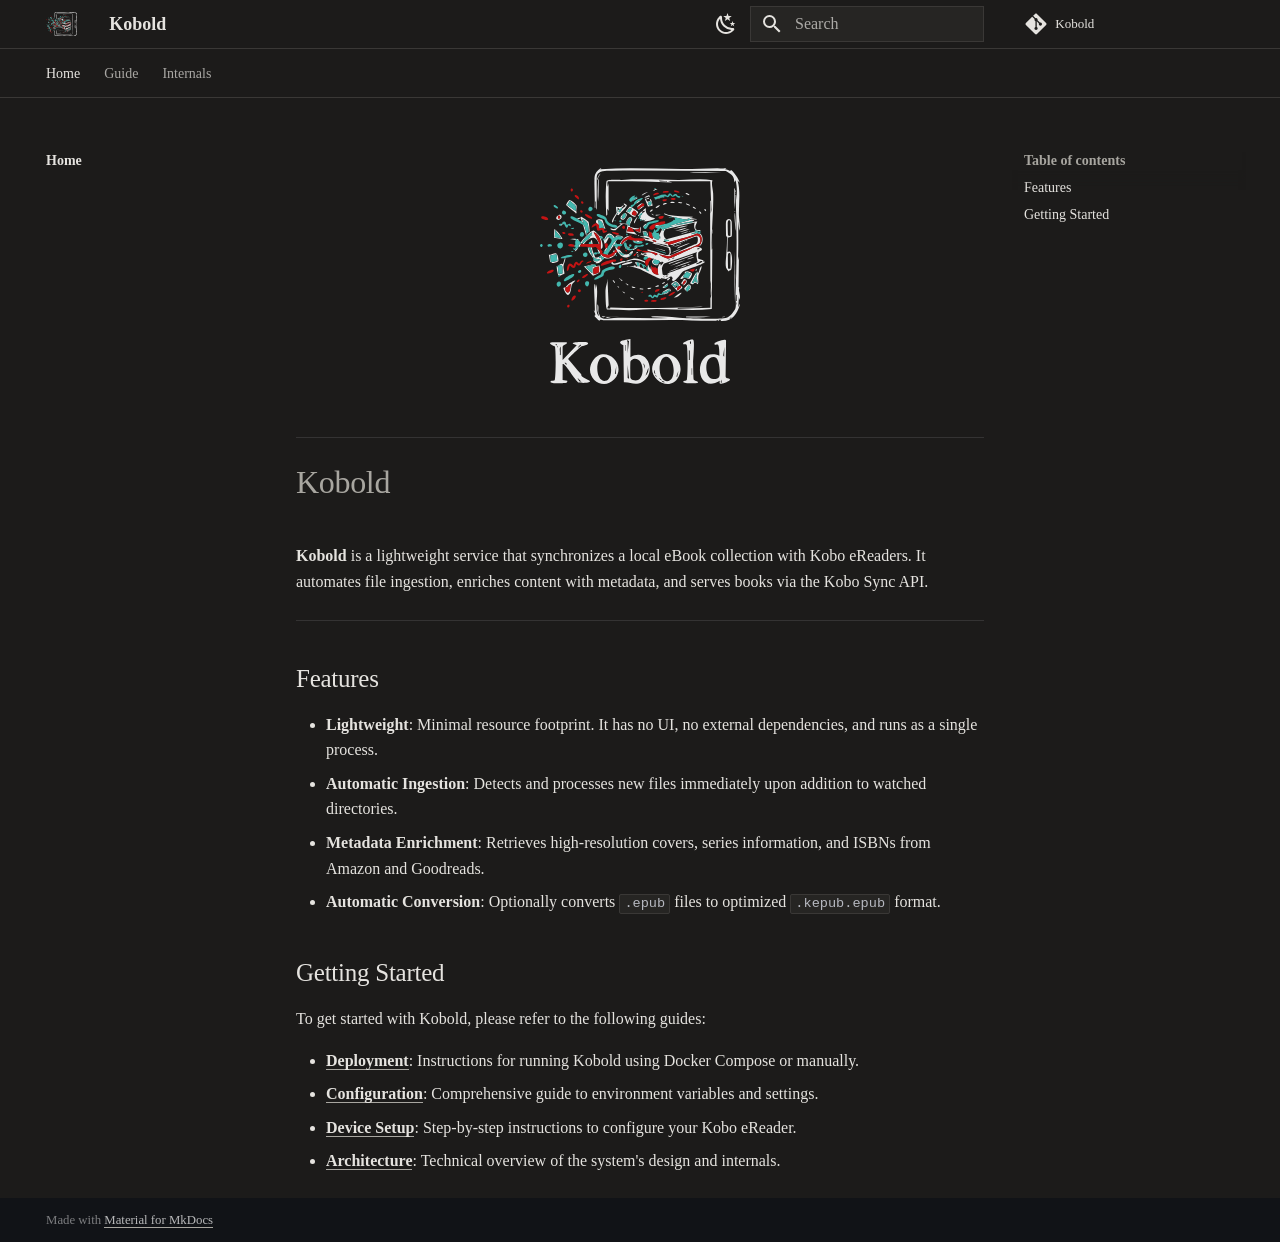
<file: index.html>
<!doctype html>
<html lang="en" class="no-js">
  <head>
    
      <meta charset="utf-8">
      <meta name="viewport" content="width=device-width,initial-scale=1">
      
        <meta name="description" content="Headless Kobo library synchronization daemon.">
      
      
      
        <link rel="canonical" href="https://niy.github.io/kobold/">
      
      
      
        <link rel="next" href="deployment/">
      
      
        
      
      
      <link rel="icon" href="assets/kobold_logo.svg">
      <meta name="generator" content="mkdocs-1.6.1, mkdocs-material-9.7.1">
    
    
      
        <title>Kobold</title>
      
    
    
      <link rel="stylesheet" href="assets/stylesheets/main.484c7ddc.min.css">
      
        
        <link rel="stylesheet" href="assets/stylesheets/palette.ab4e12ef.min.css">
      
      


    
    
      
    
    
      
        
        
        <link rel="preconnect" href="https://fonts.gstatic.com" crossorigin>
        <link rel="stylesheet" href="https://fonts.googleapis.com/css?family=Roboto:300,300i,400,400i,700,700i%7CRoboto+Mono:400,400i,700,700i&display=fallback">
        <style>:root{--md-text-font:"Roboto";--md-code-font:"Roboto Mono"}</style>
      
    
    
      <link rel="stylesheet" href="stylesheets/extra.css">
    
    <script>__md_scope=new URL(".",location),__md_hash=e=>[...e].reduce(((e,_)=>(e<<5)-e+_.charCodeAt(0)),0),__md_get=(e,_=localStorage,t=__md_scope)=>JSON.parse(_.getItem(t.pathname+"."+e)),__md_set=(e,_,t=localStorage,a=__md_scope)=>{try{t.setItem(a.pathname+"."+e,JSON.stringify(_))}catch(e){}}</script>
    
      

    
    
  </head>
  
  
    
    
      
    
    
    
    
    <body dir="ltr" data-md-color-scheme="slate" data-md-color-primary="custom" data-md-color-accent="custom">
  
    
    <input class="md-toggle" data-md-toggle="drawer" type="checkbox" id="__drawer" autocomplete="off">
    <input class="md-toggle" data-md-toggle="search" type="checkbox" id="__search" autocomplete="off">
    <label class="md-overlay" for="__drawer"></label>
    <div data-md-component="skip">
      
        
        <a href="#kobold" class="md-skip">
          Skip to content
        </a>
      
    </div>
    <div data-md-component="announce">
      
    </div>
    
    
      

<header class="md-header" data-md-component="header">
  <nav class="md-header__inner md-grid" aria-label="Header">
    <a href="." title="Kobold" class="md-header__button md-logo" aria-label="Kobold" data-md-component="logo">
      
  <img src="assets/kobold_logo.svg" alt="logo">

    </a>
    <label class="md-header__button md-icon" for="__drawer">
      
      <svg xmlns="http://www.w3.org/2000/svg" viewBox="0 0 24 24"><path d="M3 6h18v2H3zm0 5h18v2H3zm0 5h18v2H3z"/></svg>
    </label>
    <div class="md-header__title" data-md-component="header-title">
      <div class="md-header__ellipsis">
        <div class="md-header__topic">
          <span class="md-ellipsis">
            Kobold
          </span>
        </div>
        <div class="md-header__topic" data-md-component="header-topic">
          <span class="md-ellipsis">
            
              Home
            
          </span>
        </div>
      </div>
    </div>
    
      
        <form class="md-header__option" data-md-component="palette">
  
    
    
    
    <input class="md-option" data-md-color-media="" data-md-color-scheme="slate" data-md-color-primary="custom" data-md-color-accent="custom"  aria-label="Switch to light mode"  type="radio" name="__palette" id="__palette_0">
    
      <label class="md-header__button md-icon" title="Switch to light mode" for="__palette_1" hidden>
        <svg xmlns="http://www.w3.org/2000/svg" viewBox="0 0 24 24"><path d="m17.75 4.09-2.53 1.94.91 3.06-2.63-1.81-2.63 1.81.91-3.06-2.53-1.94L12.44 4l1.06-3 1.06 3zm3.5 6.91-1.64 1.25.59 1.98-1.7-1.17-1.7 1.17.59-1.98L15.75 11l2.06-.05L18.5 9l.69 1.95zm-2.28 4.95c.83-.08 1.72 1.1 1.19 1.85-.32.45-.66.87-1.08 1.27C15.17 23 8.84 23 4.94 19.07c-3.91-3.9-3.91-10.24 0-14.14.4-.4.82-.76 1.27-1.08.75-.53 1.93.36 1.85 1.19-.27 2.86.69 5.83 2.89 8.02a9.96 9.96 0 0 0 8.02 2.89m-1.64 2.02a12.08 12.08 0 0 1-7.8-3.47c-2.17-2.19-3.33-5-3.49-7.82-2.81 3.14-2.7 7.96.31 10.98 3.02 3.01 7.84 3.12 10.98.31"/></svg>
      </label>
    
  
    
    
    
    <input class="md-option" data-md-color-media="" data-md-color-scheme="default" data-md-color-primary="custom" data-md-color-accent="custom"  aria-label="Switch to dark mode"  type="radio" name="__palette" id="__palette_1">
    
      <label class="md-header__button md-icon" title="Switch to dark mode" for="__palette_0" hidden>
        <svg xmlns="http://www.w3.org/2000/svg" viewBox="0 0 24 24"><path d="M12 7a5 5 0 0 1 5 5 5 5 0 0 1-5 5 5 5 0 0 1-5-5 5 5 0 0 1 5-5m0 2a3 3 0 0 0-3 3 3 3 0 0 0 3 3 3 3 0 0 0 3-3 3 3 0 0 0-3-3m0-7 2.39 3.42C13.65 5.15 12.84 5 12 5s-1.65.15-2.39.42zM3.34 7l4.16-.35A7.2 7.2 0 0 0 5.94 8.5c-.44.74-.69 1.5-.83 2.29zm.02 10 1.76-3.77a7.131 7.131 0 0 0 2.38 4.14zM20.65 7l-1.77 3.79a7.02 7.02 0 0 0-2.38-4.15zm-.01 10-4.14.36c.59-.51 1.12-1.14 1.54-1.86.42-.73.69-1.5.83-2.29zM12 22l-2.41-3.44c.74.27 1.55.44 2.41.44.82 0 1.63-.17 2.37-.44z"/></svg>
      </label>
    
  
</form>
      
    
    
      <script>var palette=__md_get("__palette");if(palette&&palette.color){if("(prefers-color-scheme)"===palette.color.media){var media=matchMedia("(prefers-color-scheme: light)"),input=document.querySelector(media.matches?"[data-md-color-media='(prefers-color-scheme: light)']":"[data-md-color-media='(prefers-color-scheme: dark)']");palette.color.media=input.getAttribute("data-md-color-media"),palette.color.scheme=input.getAttribute("data-md-color-scheme"),palette.color.primary=input.getAttribute("data-md-color-primary"),palette.color.accent=input.getAttribute("data-md-color-accent")}for(var[key,value]of Object.entries(palette.color))document.body.setAttribute("data-md-color-"+key,value)}</script>
    
    
    
      
      
        <label class="md-header__button md-icon" for="__search">
          
          <svg xmlns="http://www.w3.org/2000/svg" viewBox="0 0 24 24"><path d="M9.5 3A6.5 6.5 0 0 1 16 9.5c0 1.61-.59 3.09-1.56 4.23l.27.27h.79l5 5-1.5 1.5-5-5v-.79l-.27-.27A6.52 6.52 0 0 1 9.5 16 6.5 6.5 0 0 1 3 9.5 6.5 6.5 0 0 1 9.5 3m0 2C7 5 5 7 5 9.5S7 14 9.5 14 14 12 14 9.5 12 5 9.5 5"/></svg>
        </label>
        <div class="md-search" data-md-component="search" role="dialog">
  <label class="md-search__overlay" for="__search"></label>
  <div class="md-search__inner" role="search">
    <form class="md-search__form" name="search">
      <input type="text" class="md-search__input" name="query" aria-label="Search" placeholder="Search" autocapitalize="off" autocorrect="off" autocomplete="off" spellcheck="false" data-md-component="search-query" required>
      <label class="md-search__icon md-icon" for="__search">
        
        <svg xmlns="http://www.w3.org/2000/svg" viewBox="0 0 24 24"><path d="M9.5 3A6.5 6.5 0 0 1 16 9.5c0 1.61-.59 3.09-1.56 4.23l.27.27h.79l5 5-1.5 1.5-5-5v-.79l-.27-.27A6.52 6.52 0 0 1 9.5 16 6.5 6.5 0 0 1 3 9.5 6.5 6.5 0 0 1 9.5 3m0 2C7 5 5 7 5 9.5S7 14 9.5 14 14 12 14 9.5 12 5 9.5 5"/></svg>
        
        <svg xmlns="http://www.w3.org/2000/svg" viewBox="0 0 24 24"><path d="M20 11v2H8l5.5 5.5-1.42 1.42L4.16 12l7.92-7.92L13.5 5.5 8 11z"/></svg>
      </label>
      <nav class="md-search__options" aria-label="Search">
        
        <button type="reset" class="md-search__icon md-icon" title="Clear" aria-label="Clear" tabindex="-1">
          
          <svg xmlns="http://www.w3.org/2000/svg" viewBox="0 0 24 24"><path d="M19 6.41 17.59 5 12 10.59 6.41 5 5 6.41 10.59 12 5 17.59 6.41 19 12 13.41 17.59 19 19 17.59 13.41 12z"/></svg>
        </button>
      </nav>
      
        <div class="md-search__suggest" data-md-component="search-suggest"></div>
      
    </form>
    <div class="md-search__output">
      <div class="md-search__scrollwrap" tabindex="0" data-md-scrollfix>
        <div class="md-search-result" data-md-component="search-result">
          <div class="md-search-result__meta">
            Initializing search
          </div>
          <ol class="md-search-result__list" role="presentation"></ol>
        </div>
      </div>
    </div>
  </div>
</div>
      
    
    
      <div class="md-header__source">
        <a href="https://github.com/niy/kobold" title="Go to repository" class="md-source" data-md-component="source">
  <div class="md-source__icon md-icon">
    
    <svg xmlns="http://www.w3.org/2000/svg" viewBox="0 0 448 512"><!--! Font Awesome Free 7.1.0 by @fontawesome - https://fontawesome.com License - https://fontawesome.com/license/free (Icons: CC BY 4.0, Fonts: SIL OFL 1.1, Code: MIT License) Copyright 2025 Fonticons, Inc.--><path d="M439.6 236.1 244 40.5c-5.4-5.5-12.8-8.5-20.4-8.5s-15 3-20.4 8.4L162.5 81l51.5 51.5c27.1-9.1 52.7 16.8 43.4 43.7l49.7 49.7c34.2-11.8 61.2 31 35.5 56.7-26.5 26.5-70.2-2.9-56-37.3L240.3 199v121.9c25.3 12.5 22.3 41.8 9.1 55-6.4 6.4-15.2 10.1-24.3 10.1s-17.8-3.6-24.3-10.1c-17.6-17.6-11.1-46.9 11.2-56v-123c-20.8-8.5-24.6-30.7-18.6-45L142.6 101 8.5 235.1C3 240.6 0 247.9 0 255.5s3 15 8.5 20.4l195.6 195.7c5.4 5.4 12.7 8.4 20.4 8.4s15-3 20.4-8.4l194.7-194.7c5.4-5.4 8.4-12.8 8.4-20.4s-3-15-8.4-20.4"/></svg>
  </div>
  <div class="md-source__repository">
    Kobold
  </div>
</a>
      </div>
    
  </nav>
  
</header>
    
    <div class="md-container" data-md-component="container">
      
      
        
          
            
<nav class="md-tabs" aria-label="Tabs" data-md-component="tabs">
  <div class="md-grid">
    <ul class="md-tabs__list">
      
        
  
  
  
    
  
  
    <li class="md-tabs__item md-tabs__item--active">
      <a href="." class="md-tabs__link">
        
  
  
    
  
  Home

      </a>
    </li>
  

      
        
  
  
  
  
    
    
      <li class="md-tabs__item">
        <a href="deployment/" class="md-tabs__link">
          
  
  
  Guide

        </a>
      </li>
    
  

      
        
  
  
  
  
    
    
      <li class="md-tabs__item">
        <a href="architecture/" class="md-tabs__link">
          
  
  
  Internals

        </a>
      </li>
    
  

      
    </ul>
  </div>
</nav>
          
        
      
      <main class="md-main" data-md-component="main">
        <div class="md-main__inner md-grid">
          
            
              
              <div class="md-sidebar md-sidebar--primary" data-md-component="sidebar" data-md-type="navigation" >
                <div class="md-sidebar__scrollwrap">
                  <div class="md-sidebar__inner">
                    


  


<nav class="md-nav md-nav--primary md-nav--lifted" aria-label="Navigation" data-md-level="0">
  <label class="md-nav__title" for="__drawer">
    <a href="." title="Kobold" class="md-nav__button md-logo" aria-label="Kobold" data-md-component="logo">
      
  <img src="assets/kobold_logo.svg" alt="logo">

    </a>
    Kobold
  </label>
  
    <div class="md-nav__source">
      <a href="https://github.com/niy/kobold" title="Go to repository" class="md-source" data-md-component="source">
  <div class="md-source__icon md-icon">
    
    <svg xmlns="http://www.w3.org/2000/svg" viewBox="0 0 448 512"><!--! Font Awesome Free 7.1.0 by @fontawesome - https://fontawesome.com License - https://fontawesome.com/license/free (Icons: CC BY 4.0, Fonts: SIL OFL 1.1, Code: MIT License) Copyright 2025 Fonticons, Inc.--><path d="M439.6 236.1 244 40.5c-5.4-5.5-12.8-8.5-20.4-8.5s-15 3-20.4 8.4L162.5 81l51.5 51.5c27.1-9.1 52.7 16.8 43.4 43.7l49.7 49.7c34.2-11.8 61.2 31 35.5 56.7-26.5 26.5-70.2-2.9-56-37.3L240.3 199v121.9c25.3 12.5 22.3 41.8 9.1 55-6.4 6.4-15.2 10.1-24.3 10.1s-17.8-3.6-24.3-10.1c-17.6-17.6-11.1-46.9 11.2-56v-123c-20.8-8.5-24.6-30.7-18.6-45L142.6 101 8.5 235.1C3 240.6 0 247.9 0 255.5s3 15 8.5 20.4l195.6 195.7c5.4 5.4 12.7 8.4 20.4 8.4s15-3 20.4-8.4l194.7-194.7c5.4-5.4 8.4-12.8 8.4-20.4s-3-15-8.4-20.4"/></svg>
  </div>
  <div class="md-source__repository">
    Kobold
  </div>
</a>
    </div>
  
  <ul class="md-nav__list" data-md-scrollfix>
    
      
      
  
  
    
  
  
  
    <li class="md-nav__item md-nav__item--active">
      
      <input class="md-nav__toggle md-toggle" type="checkbox" id="__toc">
      
      
        
      
      
        <label class="md-nav__link md-nav__link--active" for="__toc">
          
  
  
  <span class="md-ellipsis">
    
  
    Home
  

    
  </span>
  
  

          <span class="md-nav__icon md-icon"></span>
        </label>
      
      <a href="." class="md-nav__link md-nav__link--active">
        
  
  
  <span class="md-ellipsis">
    
  
    Home
  

    
  </span>
  
  

      </a>
      
        

<nav class="md-nav md-nav--secondary" aria-label="Table of contents">
  
  
  
    
  
  
    <label class="md-nav__title" for="__toc">
      <span class="md-nav__icon md-icon"></span>
      Table of contents
    </label>
    <ul class="md-nav__list" data-md-component="toc" data-md-scrollfix>
      
        <li class="md-nav__item">
  <a href="#features" class="md-nav__link">
    <span class="md-ellipsis">
      
        Features
      
    </span>
  </a>
  
</li>
      
        <li class="md-nav__item">
  <a href="#getting-started" class="md-nav__link">
    <span class="md-ellipsis">
      
        Getting Started
      
    </span>
  </a>
  
</li>
      
    </ul>
  
</nav>
      
    </li>
  

    
      
      
  
  
  
  
    
    
    
    
      
      
        
      
    
    
    <li class="md-nav__item md-nav__item--nested">
      
        
        
        <input class="md-nav__toggle md-toggle " type="checkbox" id="__nav_2" >
        
          
          <label class="md-nav__link" for="__nav_2" id="__nav_2_label" tabindex="0">
            
  
  
  <span class="md-ellipsis">
    
  
    Guide
  

    
  </span>
  
  

            <span class="md-nav__icon md-icon"></span>
          </label>
        
        <nav class="md-nav" data-md-level="1" aria-labelledby="__nav_2_label" aria-expanded="false">
          <label class="md-nav__title" for="__nav_2">
            <span class="md-nav__icon md-icon"></span>
            
  
    Guide
  

          </label>
          <ul class="md-nav__list" data-md-scrollfix>
            
              
                
  
  
  
  
    <li class="md-nav__item">
      <a href="deployment/" class="md-nav__link">
        
  
  
  <span class="md-ellipsis">
    
  
    Deployment
  

    
  </span>
  
  

      </a>
    </li>
  

              
            
              
                
  
  
  
  
    <li class="md-nav__item">
      <a href="device_setup/" class="md-nav__link">
        
  
  
  <span class="md-ellipsis">
    
  
    Device Setup
  

    
  </span>
  
  

      </a>
    </li>
  

              
            
              
                
  
  
  
  
    <li class="md-nav__item">
      <a href="configuration/" class="md-nav__link">
        
  
  
  <span class="md-ellipsis">
    
  
    Configuration
  

    
  </span>
  
  

      </a>
    </li>
  

              
            
          </ul>
        </nav>
      
    </li>
  

    
      
      
  
  
  
  
    
    
    
    
      
      
        
      
    
    
    <li class="md-nav__item md-nav__item--nested">
      
        
        
        <input class="md-nav__toggle md-toggle " type="checkbox" id="__nav_3" >
        
          
          <label class="md-nav__link" for="__nav_3" id="__nav_3_label" tabindex="0">
            
  
  
  <span class="md-ellipsis">
    
  
    Internals
  

    
  </span>
  
  

            <span class="md-nav__icon md-icon"></span>
          </label>
        
        <nav class="md-nav" data-md-level="1" aria-labelledby="__nav_3_label" aria-expanded="false">
          <label class="md-nav__title" for="__nav_3">
            <span class="md-nav__icon md-icon"></span>
            
  
    Internals
  

          </label>
          <ul class="md-nav__list" data-md-scrollfix>
            
              
                
  
  
  
  
    <li class="md-nav__item">
      <a href="architecture/" class="md-nav__link">
        
  
  
  <span class="md-ellipsis">
    
  
    Architecture
  

    
  </span>
  
  

      </a>
    </li>
  

              
            
          </ul>
        </nav>
      
    </li>
  

    
  </ul>
</nav>
                  </div>
                </div>
              </div>
            
            
              
              <div class="md-sidebar md-sidebar--secondary" data-md-component="sidebar" data-md-type="toc" >
                <div class="md-sidebar__scrollwrap">
                  <div class="md-sidebar__inner">
                    

<nav class="md-nav md-nav--secondary" aria-label="Table of contents">
  
  
  
    
  
  
    <label class="md-nav__title" for="__toc">
      <span class="md-nav__icon md-icon"></span>
      Table of contents
    </label>
    <ul class="md-nav__list" data-md-component="toc" data-md-scrollfix>
      
        <li class="md-nav__item">
  <a href="#features" class="md-nav__link">
    <span class="md-ellipsis">
      
        Features
      
    </span>
  </a>
  
</li>
      
        <li class="md-nav__item">
  <a href="#getting-started" class="md-nav__link">
    <span class="md-ellipsis">
      
        Getting Started
      
    </span>
  </a>
  
</li>
      
    </ul>
  
</nav>
                  </div>
                </div>
              </div>
            
          
          
            <div class="md-content" data-md-component="content">
              
              <article class="md-content__inner md-typeset">
                
                  


  
  


<div align="center" class="kobold-logo-container">
  <img src="assets/kobold_logo.svg" alt="Kobold Logo" class="kobold-logo light-only" width="200">
  <img src="assets/kobold_logo_dark.svg" alt="Kobold Logo" class="kobold-logo dark-only" width="200">

  <br>
  <img src="assets/kobold_name.svg" alt="Kobold" class="kobold-name light-only" width="180">
  <img src="assets/kobold_name_dark.svg" alt="Kobold" class="kobold-name dark-only" width="180">
</div>

<hr />
<h1 id="kobold">Kobold</h1>
<p><strong>Kobold</strong> is a lightweight service that synchronizes a local eBook collection with Kobo eReaders. It automates file ingestion, enriches content with metadata, and serves books via the Kobo Sync API.</p>
<hr />
<h2 id="features">Features</h2>
<ul>
<li><strong>Lightweight</strong>: Minimal resource footprint. It has no UI, no external dependencies, and runs as a single process.</li>
<li><strong>Automatic Ingestion</strong>: Detects and processes new files immediately upon addition to watched directories.</li>
<li><strong>Metadata Enrichment</strong>: Retrieves high-resolution covers, series information, and ISBNs from Amazon and Goodreads.</li>
<li><strong>Automatic Conversion</strong>: Optionally converts <code>.epub</code> files to optimized <code>.kepub.epub</code> format.</li>
</ul>
<h2 id="getting-started">Getting Started</h2>
<p>To get started with Kobold, please refer to the following guides:</p>
<ul>
<li><strong><a href="deployment/">Deployment</a></strong>: Instructions for running Kobold using Docker Compose or manually.</li>
<li><strong><a href="configuration/">Configuration</a></strong>: Comprehensive guide to environment variables and settings.</li>
<li><strong><a href="device_setup/">Device Setup</a></strong>: Step-by-step instructions to configure your Kobo eReader.</li>
<li><strong><a href="architecture/">Architecture</a></strong>: Technical overview of the system's design and internals.</li>
</ul>












                
              </article>
            </div>
          
          
<script>var target=document.getElementById(location.hash.slice(1));target&&target.name&&(target.checked=target.name.startsWith("__tabbed_"))</script>
        </div>
        
          <button type="button" class="md-top md-icon" data-md-component="top" hidden>
  
  <svg xmlns="http://www.w3.org/2000/svg" viewBox="0 0 24 24"><path d="M13 20h-2V8l-5.5 5.5-1.42-1.42L12 4.16l7.92 7.92-1.42 1.42L13 8z"/></svg>
  Back to top
</button>
        
      </main>
      
        <footer class="md-footer">
  
  <div class="md-footer-meta md-typeset">
    <div class="md-footer-meta__inner md-grid">
      <div class="md-copyright">
  
  
    Made with
    <a href="https://squidfunk.github.io/mkdocs-material/" target="_blank" rel="noopener">
      Material for MkDocs
    </a>
  
</div>
      
    </div>
  </div>
</footer>
      
    </div>
    <div class="md-dialog" data-md-component="dialog">
      <div class="md-dialog__inner md-typeset"></div>
    </div>
    
    
    
      
      
      <script id="__config" type="application/json">{"annotate": null, "base": ".", "features": ["navigation.tabs", "navigation.sections", "navigation.top", "navigation.instant", "search.suggest", "search.highlight", "content.code.copy"], "search": "assets/javascripts/workers/search.2c215733.min.js", "tags": null, "translations": {"clipboard.copied": "Copied to clipboard", "clipboard.copy": "Copy to clipboard", "search.result.more.one": "1 more on this page", "search.result.more.other": "# more on this page", "search.result.none": "No matching documents", "search.result.one": "1 matching document", "search.result.other": "# matching documents", "search.result.placeholder": "Type to start searching", "search.result.term.missing": "Missing", "select.version": "Select version"}, "version": null}</script>
    
    
      <script src="assets/javascripts/bundle.79ae519e.min.js"></script>
      
        <script src="javascripts/token-generator.js"></script>
      
    
  </body>
</html>
</file>
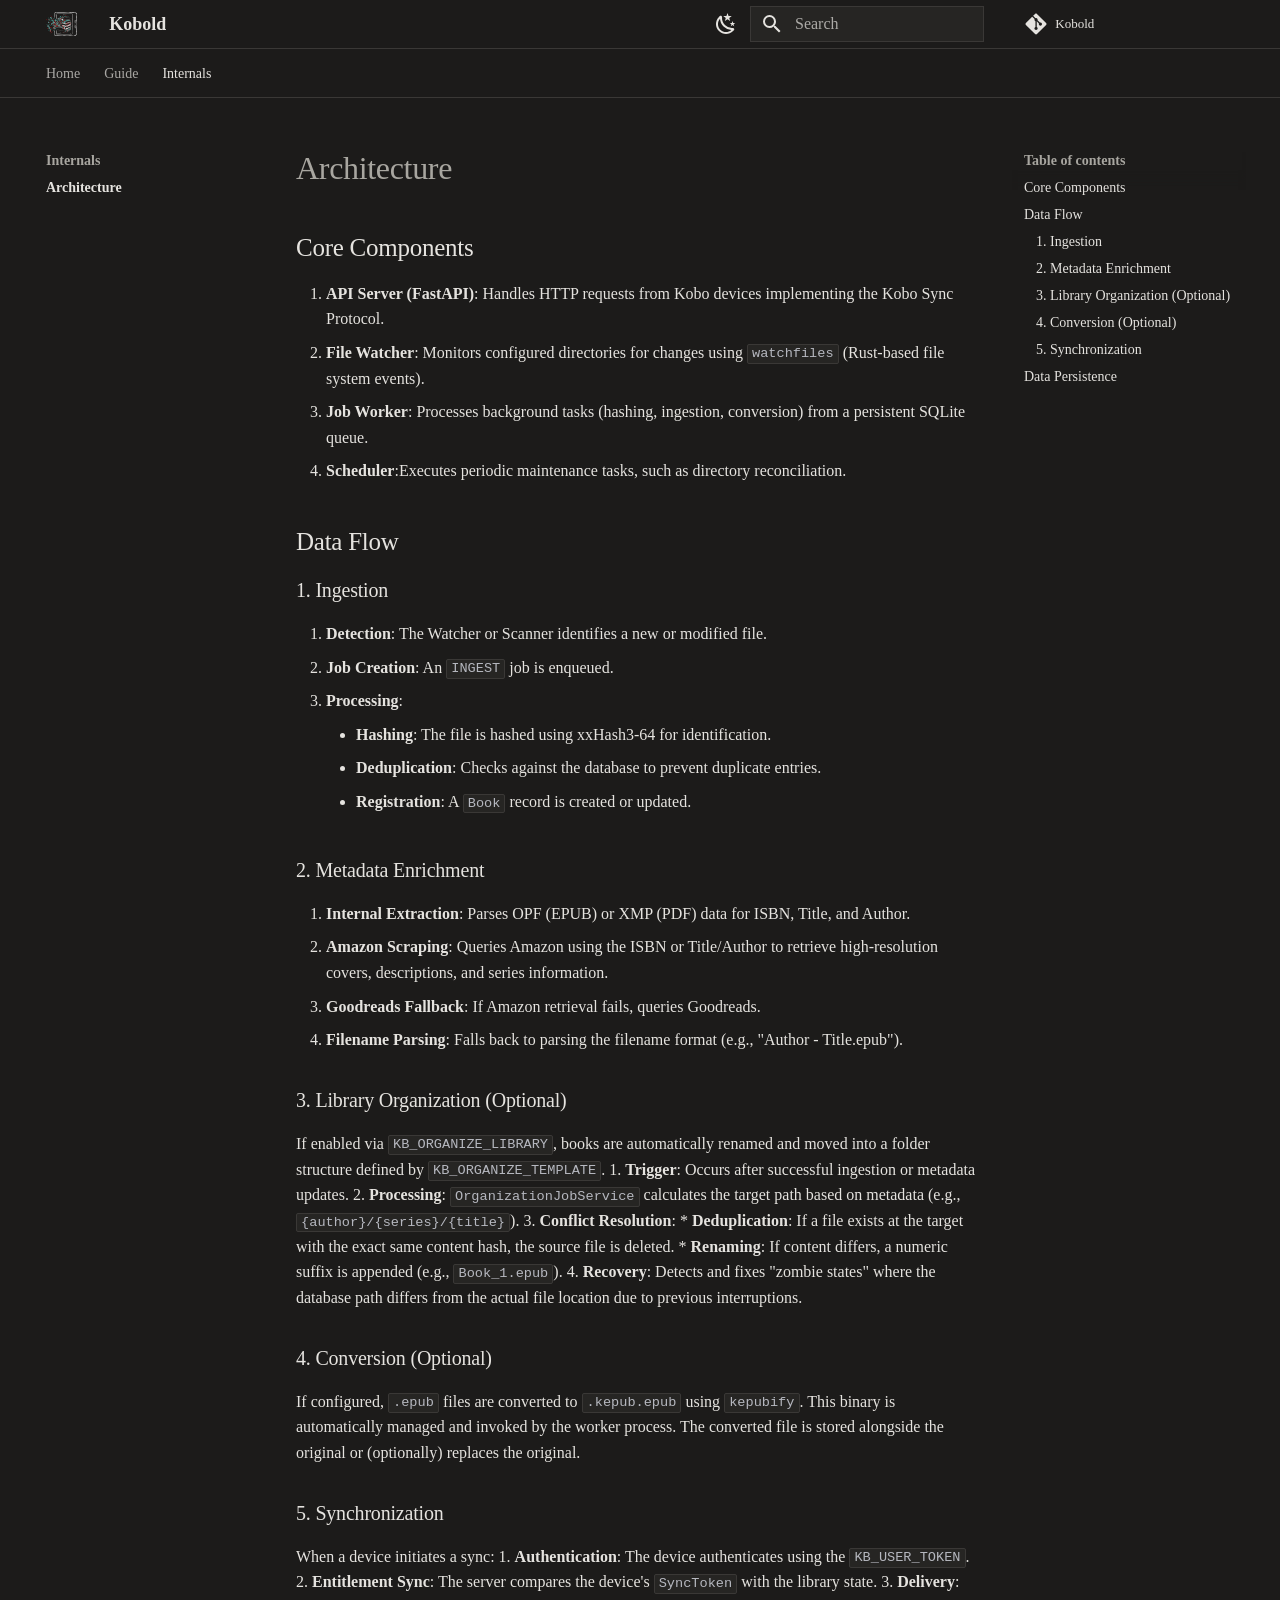
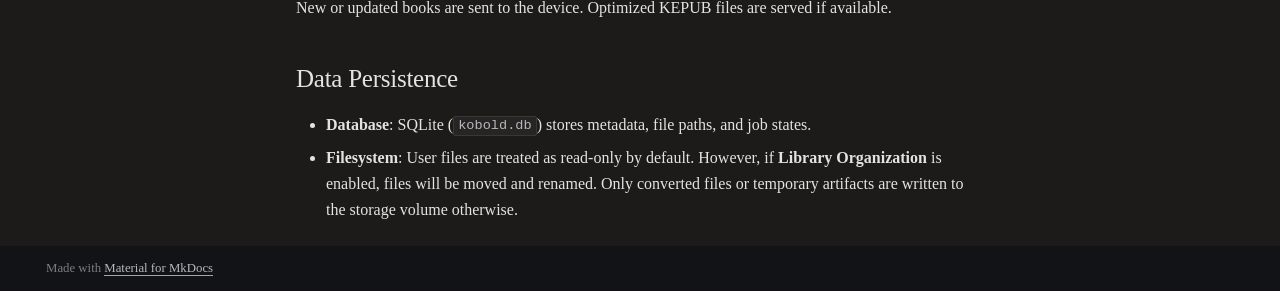
<file: architecture/index.html>
<!doctype html>
<html lang="en" class="no-js">
  <head>
    
      <meta charset="utf-8">
      <meta name="viewport" content="width=device-width,initial-scale=1">
      
        <meta name="description" content="Headless Kobo library synchronization daemon.">
      
      
      
        <link rel="canonical" href="https://niy.github.io/kobold/architecture/">
      
      
        <link rel="prev" href="../configuration/">
      
      
      
        
      
      
      <link rel="icon" href="../assets/kobold_logo.svg">
      <meta name="generator" content="mkdocs-1.6.1, mkdocs-material-9.7.1">
    
    
      
        <title>Architecture - Kobold</title>
      
    
    
      <link rel="stylesheet" href="../assets/stylesheets/main.484c7ddc.min.css">
      
        
        <link rel="stylesheet" href="../assets/stylesheets/palette.ab4e12ef.min.css">
      
      


    
    
      
    
    
      
        
        
        <link rel="preconnect" href="https://fonts.gstatic.com" crossorigin>
        <link rel="stylesheet" href="https://fonts.googleapis.com/css?family=Roboto:300,300i,400,400i,700,700i%7CRoboto+Mono:400,400i,700,700i&display=fallback">
        <style>:root{--md-text-font:"Roboto";--md-code-font:"Roboto Mono"}</style>
      
    
    
      <link rel="stylesheet" href="../stylesheets/extra.css">
    
    <script>__md_scope=new URL("..",location),__md_hash=e=>[...e].reduce(((e,_)=>(e<<5)-e+_.charCodeAt(0)),0),__md_get=(e,_=localStorage,t=__md_scope)=>JSON.parse(_.getItem(t.pathname+"."+e)),__md_set=(e,_,t=localStorage,a=__md_scope)=>{try{t.setItem(a.pathname+"."+e,JSON.stringify(_))}catch(e){}}</script>
    
      

    
    
  </head>
  
  
    
    
      
    
    
    
    
    <body dir="ltr" data-md-color-scheme="slate" data-md-color-primary="custom" data-md-color-accent="custom">
  
    
    <input class="md-toggle" data-md-toggle="drawer" type="checkbox" id="__drawer" autocomplete="off">
    <input class="md-toggle" data-md-toggle="search" type="checkbox" id="__search" autocomplete="off">
    <label class="md-overlay" for="__drawer"></label>
    <div data-md-component="skip">
      
        
        <a href="#architecture" class="md-skip">
          Skip to content
        </a>
      
    </div>
    <div data-md-component="announce">
      
    </div>
    
    
      

<header class="md-header" data-md-component="header">
  <nav class="md-header__inner md-grid" aria-label="Header">
    <a href=".." title="Kobold" class="md-header__button md-logo" aria-label="Kobold" data-md-component="logo">
      
  <img src="../assets/kobold_logo.svg" alt="logo">

    </a>
    <label class="md-header__button md-icon" for="__drawer">
      
      <svg xmlns="http://www.w3.org/2000/svg" viewBox="0 0 24 24"><path d="M3 6h18v2H3zm0 5h18v2H3zm0 5h18v2H3z"/></svg>
    </label>
    <div class="md-header__title" data-md-component="header-title">
      <div class="md-header__ellipsis">
        <div class="md-header__topic">
          <span class="md-ellipsis">
            Kobold
          </span>
        </div>
        <div class="md-header__topic" data-md-component="header-topic">
          <span class="md-ellipsis">
            
              Architecture
            
          </span>
        </div>
      </div>
    </div>
    
      
        <form class="md-header__option" data-md-component="palette">
  
    
    
    
    <input class="md-option" data-md-color-media="" data-md-color-scheme="slate" data-md-color-primary="custom" data-md-color-accent="custom"  aria-label="Switch to light mode"  type="radio" name="__palette" id="__palette_0">
    
      <label class="md-header__button md-icon" title="Switch to light mode" for="__palette_1" hidden>
        <svg xmlns="http://www.w3.org/2000/svg" viewBox="0 0 24 24"><path d="m17.75 4.09-2.53 1.94.91 3.06-2.63-1.81-2.63 1.81.91-3.06-2.53-1.94L12.44 4l1.06-3 1.06 3zm3.5 6.91-1.64 1.25.59 1.98-1.7-1.17-1.7 1.17.59-1.98L15.75 11l2.06-.05L18.5 9l.69 1.95zm-2.28 4.95c.83-.08 1.72 1.1 1.19 1.85-.32.45-.66.87-1.08 1.27C15.17 23 8.84 23 4.94 19.07c-3.91-3.9-3.91-10.24 0-14.14.4-.4.82-.76 1.27-1.08.75-.53 1.93.36 1.85 1.19-.27 2.86.69 5.83 2.89 8.02a9.96 9.96 0 0 0 8.02 2.89m-1.64 2.02a12.08 12.08 0 0 1-7.8-3.47c-2.17-2.19-3.33-5-3.49-7.82-2.81 3.14-2.7 7.96.31 10.98 3.02 3.01 7.84 3.12 10.98.31"/></svg>
      </label>
    
  
    
    
    
    <input class="md-option" data-md-color-media="" data-md-color-scheme="default" data-md-color-primary="custom" data-md-color-accent="custom"  aria-label="Switch to dark mode"  type="radio" name="__palette" id="__palette_1">
    
      <label class="md-header__button md-icon" title="Switch to dark mode" for="__palette_0" hidden>
        <svg xmlns="http://www.w3.org/2000/svg" viewBox="0 0 24 24"><path d="M12 7a5 5 0 0 1 5 5 5 5 0 0 1-5 5 5 5 0 0 1-5-5 5 5 0 0 1 5-5m0 2a3 3 0 0 0-3 3 3 3 0 0 0 3 3 3 3 0 0 0 3-3 3 3 0 0 0-3-3m0-7 2.39 3.42C13.65 5.15 12.84 5 12 5s-1.65.15-2.39.42zM3.34 7l4.16-.35A7.2 7.2 0 0 0 5.94 8.5c-.44.74-.69 1.5-.83 2.29zm.02 10 1.76-3.77a7.131 7.131 0 0 0 2.38 4.14zM20.65 7l-1.77 3.79a7.02 7.02 0 0 0-2.38-4.15zm-.01 10-4.14.36c.59-.51 1.12-1.14 1.54-1.86.42-.73.69-1.5.83-2.29zM12 22l-2.41-3.44c.74.27 1.55.44 2.41.44.82 0 1.63-.17 2.37-.44z"/></svg>
      </label>
    
  
</form>
      
    
    
      <script>var palette=__md_get("__palette");if(palette&&palette.color){if("(prefers-color-scheme)"===palette.color.media){var media=matchMedia("(prefers-color-scheme: light)"),input=document.querySelector(media.matches?"[data-md-color-media='(prefers-color-scheme: light)']":"[data-md-color-media='(prefers-color-scheme: dark)']");palette.color.media=input.getAttribute("data-md-color-media"),palette.color.scheme=input.getAttribute("data-md-color-scheme"),palette.color.primary=input.getAttribute("data-md-color-primary"),palette.color.accent=input.getAttribute("data-md-color-accent")}for(var[key,value]of Object.entries(palette.color))document.body.setAttribute("data-md-color-"+key,value)}</script>
    
    
    
      
      
        <label class="md-header__button md-icon" for="__search">
          
          <svg xmlns="http://www.w3.org/2000/svg" viewBox="0 0 24 24"><path d="M9.5 3A6.5 6.5 0 0 1 16 9.5c0 1.61-.59 3.09-1.56 4.23l.27.27h.79l5 5-1.5 1.5-5-5v-.79l-.27-.27A6.52 6.52 0 0 1 9.5 16 6.5 6.5 0 0 1 3 9.5 6.5 6.5 0 0 1 9.5 3m0 2C7 5 5 7 5 9.5S7 14 9.5 14 14 12 14 9.5 12 5 9.5 5"/></svg>
        </label>
        <div class="md-search" data-md-component="search" role="dialog">
  <label class="md-search__overlay" for="__search"></label>
  <div class="md-search__inner" role="search">
    <form class="md-search__form" name="search">
      <input type="text" class="md-search__input" name="query" aria-label="Search" placeholder="Search" autocapitalize="off" autocorrect="off" autocomplete="off" spellcheck="false" data-md-component="search-query" required>
      <label class="md-search__icon md-icon" for="__search">
        
        <svg xmlns="http://www.w3.org/2000/svg" viewBox="0 0 24 24"><path d="M9.5 3A6.5 6.5 0 0 1 16 9.5c0 1.61-.59 3.09-1.56 4.23l.27.27h.79l5 5-1.5 1.5-5-5v-.79l-.27-.27A6.52 6.52 0 0 1 9.5 16 6.5 6.5 0 0 1 3 9.5 6.5 6.5 0 0 1 9.5 3m0 2C7 5 5 7 5 9.5S7 14 9.5 14 14 12 14 9.5 12 5 9.5 5"/></svg>
        
        <svg xmlns="http://www.w3.org/2000/svg" viewBox="0 0 24 24"><path d="M20 11v2H8l5.5 5.5-1.42 1.42L4.16 12l7.92-7.92L13.5 5.5 8 11z"/></svg>
      </label>
      <nav class="md-search__options" aria-label="Search">
        
        <button type="reset" class="md-search__icon md-icon" title="Clear" aria-label="Clear" tabindex="-1">
          
          <svg xmlns="http://www.w3.org/2000/svg" viewBox="0 0 24 24"><path d="M19 6.41 17.59 5 12 10.59 6.41 5 5 6.41 10.59 12 5 17.59 6.41 19 12 13.41 17.59 19 19 17.59 13.41 12z"/></svg>
        </button>
      </nav>
      
        <div class="md-search__suggest" data-md-component="search-suggest"></div>
      
    </form>
    <div class="md-search__output">
      <div class="md-search__scrollwrap" tabindex="0" data-md-scrollfix>
        <div class="md-search-result" data-md-component="search-result">
          <div class="md-search-result__meta">
            Initializing search
          </div>
          <ol class="md-search-result__list" role="presentation"></ol>
        </div>
      </div>
    </div>
  </div>
</div>
      
    
    
      <div class="md-header__source">
        <a href="https://github.com/niy/kobold" title="Go to repository" class="md-source" data-md-component="source">
  <div class="md-source__icon md-icon">
    
    <svg xmlns="http://www.w3.org/2000/svg" viewBox="0 0 448 512"><!--! Font Awesome Free 7.1.0 by @fontawesome - https://fontawesome.com License - https://fontawesome.com/license/free (Icons: CC BY 4.0, Fonts: SIL OFL 1.1, Code: MIT License) Copyright 2025 Fonticons, Inc.--><path d="M439.6 236.1 244 40.5c-5.4-5.5-12.8-8.5-20.4-8.5s-15 3-20.4 8.4L162.5 81l51.5 51.5c27.1-9.1 52.7 16.8 43.4 43.7l49.7 49.7c34.2-11.8 61.2 31 35.5 56.7-26.5 26.5-70.2-2.9-56-37.3L240.3 199v121.9c25.3 12.5 22.3 41.8 9.1 55-6.4 6.4-15.2 10.1-24.3 10.1s-17.8-3.6-24.3-10.1c-17.6-17.6-11.1-46.9 11.2-56v-123c-20.8-8.5-24.6-30.7-18.6-45L142.6 101 8.5 235.1C3 240.6 0 247.9 0 255.5s3 15 8.5 20.4l195.6 195.7c5.4 5.4 12.7 8.4 20.4 8.4s15-3 20.4-8.4l194.7-194.7c5.4-5.4 8.4-12.8 8.4-20.4s-3-15-8.4-20.4"/></svg>
  </div>
  <div class="md-source__repository">
    Kobold
  </div>
</a>
      </div>
    
  </nav>
  
</header>
    
    <div class="md-container" data-md-component="container">
      
      
        
          
            
<nav class="md-tabs" aria-label="Tabs" data-md-component="tabs">
  <div class="md-grid">
    <ul class="md-tabs__list">
      
        
  
  
  
  
    <li class="md-tabs__item">
      <a href=".." class="md-tabs__link">
        
  
  
    
  
  Home

      </a>
    </li>
  

      
        
  
  
  
  
    
    
      <li class="md-tabs__item">
        <a href="../deployment/" class="md-tabs__link">
          
  
  
  Guide

        </a>
      </li>
    
  

      
        
  
  
  
    
  
  
    
    
      <li class="md-tabs__item md-tabs__item--active">
        <a href="./" class="md-tabs__link">
          
  
  
  Internals

        </a>
      </li>
    
  

      
    </ul>
  </div>
</nav>
          
        
      
      <main class="md-main" data-md-component="main">
        <div class="md-main__inner md-grid">
          
            
              
              <div class="md-sidebar md-sidebar--primary" data-md-component="sidebar" data-md-type="navigation" >
                <div class="md-sidebar__scrollwrap">
                  <div class="md-sidebar__inner">
                    


  


<nav class="md-nav md-nav--primary md-nav--lifted" aria-label="Navigation" data-md-level="0">
  <label class="md-nav__title" for="__drawer">
    <a href=".." title="Kobold" class="md-nav__button md-logo" aria-label="Kobold" data-md-component="logo">
      
  <img src="../assets/kobold_logo.svg" alt="logo">

    </a>
    Kobold
  </label>
  
    <div class="md-nav__source">
      <a href="https://github.com/niy/kobold" title="Go to repository" class="md-source" data-md-component="source">
  <div class="md-source__icon md-icon">
    
    <svg xmlns="http://www.w3.org/2000/svg" viewBox="0 0 448 512"><!--! Font Awesome Free 7.1.0 by @fontawesome - https://fontawesome.com License - https://fontawesome.com/license/free (Icons: CC BY 4.0, Fonts: SIL OFL 1.1, Code: MIT License) Copyright 2025 Fonticons, Inc.--><path d="M439.6 236.1 244 40.5c-5.4-5.5-12.8-8.5-20.4-8.5s-15 3-20.4 8.4L162.5 81l51.5 51.5c27.1-9.1 52.7 16.8 43.4 43.7l49.7 49.7c34.2-11.8 61.2 31 35.5 56.7-26.5 26.5-70.2-2.9-56-37.3L240.3 199v121.9c25.3 12.5 22.3 41.8 9.1 55-6.4 6.4-15.2 10.1-24.3 10.1s-17.8-3.6-24.3-10.1c-17.6-17.6-11.1-46.9 11.2-56v-123c-20.8-8.5-24.6-30.7-18.6-45L142.6 101 8.5 235.1C3 240.6 0 247.9 0 255.5s3 15 8.5 20.4l195.6 195.7c5.4 5.4 12.7 8.4 20.4 8.4s15-3 20.4-8.4l194.7-194.7c5.4-5.4 8.4-12.8 8.4-20.4s-3-15-8.4-20.4"/></svg>
  </div>
  <div class="md-source__repository">
    Kobold
  </div>
</a>
    </div>
  
  <ul class="md-nav__list" data-md-scrollfix>
    
      
      
  
  
  
  
    <li class="md-nav__item">
      <a href=".." class="md-nav__link">
        
  
  
  <span class="md-ellipsis">
    
  
    Home
  

    
  </span>
  
  

      </a>
    </li>
  

    
      
      
  
  
  
  
    
    
    
    
      
      
        
      
    
    
    <li class="md-nav__item md-nav__item--nested">
      
        
        
        <input class="md-nav__toggle md-toggle " type="checkbox" id="__nav_2" >
        
          
          <label class="md-nav__link" for="__nav_2" id="__nav_2_label" tabindex="0">
            
  
  
  <span class="md-ellipsis">
    
  
    Guide
  

    
  </span>
  
  

            <span class="md-nav__icon md-icon"></span>
          </label>
        
        <nav class="md-nav" data-md-level="1" aria-labelledby="__nav_2_label" aria-expanded="false">
          <label class="md-nav__title" for="__nav_2">
            <span class="md-nav__icon md-icon"></span>
            
  
    Guide
  

          </label>
          <ul class="md-nav__list" data-md-scrollfix>
            
              
                
  
  
  
  
    <li class="md-nav__item">
      <a href="../deployment/" class="md-nav__link">
        
  
  
  <span class="md-ellipsis">
    
  
    Deployment
  

    
  </span>
  
  

      </a>
    </li>
  

              
            
              
                
  
  
  
  
    <li class="md-nav__item">
      <a href="../device_setup/" class="md-nav__link">
        
  
  
  <span class="md-ellipsis">
    
  
    Device Setup
  

    
  </span>
  
  

      </a>
    </li>
  

              
            
              
                
  
  
  
  
    <li class="md-nav__item">
      <a href="../configuration/" class="md-nav__link">
        
  
  
  <span class="md-ellipsis">
    
  
    Configuration
  

    
  </span>
  
  

      </a>
    </li>
  

              
            
          </ul>
        </nav>
      
    </li>
  

    
      
      
  
  
    
  
  
  
    
    
    
    
      
        
        
      
      
        
      
    
    
    <li class="md-nav__item md-nav__item--active md-nav__item--section md-nav__item--nested">
      
        
        
        <input class="md-nav__toggle md-toggle " type="checkbox" id="__nav_3" checked>
        
          
          <label class="md-nav__link" for="__nav_3" id="__nav_3_label" tabindex="">
            
  
  
  <span class="md-ellipsis">
    
  
    Internals
  

    
  </span>
  
  

            <span class="md-nav__icon md-icon"></span>
          </label>
        
        <nav class="md-nav" data-md-level="1" aria-labelledby="__nav_3_label" aria-expanded="true">
          <label class="md-nav__title" for="__nav_3">
            <span class="md-nav__icon md-icon"></span>
            
  
    Internals
  

          </label>
          <ul class="md-nav__list" data-md-scrollfix>
            
              
                
  
  
    
  
  
  
    <li class="md-nav__item md-nav__item--active">
      
      <input class="md-nav__toggle md-toggle" type="checkbox" id="__toc">
      
      
        
      
      
        <label class="md-nav__link md-nav__link--active" for="__toc">
          
  
  
  <span class="md-ellipsis">
    
  
    Architecture
  

    
  </span>
  
  

          <span class="md-nav__icon md-icon"></span>
        </label>
      
      <a href="./" class="md-nav__link md-nav__link--active">
        
  
  
  <span class="md-ellipsis">
    
  
    Architecture
  

    
  </span>
  
  

      </a>
      
        

<nav class="md-nav md-nav--secondary" aria-label="Table of contents">
  
  
  
    
  
  
    <label class="md-nav__title" for="__toc">
      <span class="md-nav__icon md-icon"></span>
      Table of contents
    </label>
    <ul class="md-nav__list" data-md-component="toc" data-md-scrollfix>
      
        <li class="md-nav__item">
  <a href="#core-components" class="md-nav__link">
    <span class="md-ellipsis">
      
        Core Components
      
    </span>
  </a>
  
</li>
      
        <li class="md-nav__item">
  <a href="#data-flow" class="md-nav__link">
    <span class="md-ellipsis">
      
        Data Flow
      
    </span>
  </a>
  
    <nav class="md-nav" aria-label="Data Flow">
      <ul class="md-nav__list">
        
          <li class="md-nav__item">
  <a href="#1-ingestion" class="md-nav__link">
    <span class="md-ellipsis">
      
        1. Ingestion
      
    </span>
  </a>
  
</li>
        
          <li class="md-nav__item">
  <a href="#2-metadata-enrichment" class="md-nav__link">
    <span class="md-ellipsis">
      
        2. Metadata Enrichment
      
    </span>
  </a>
  
</li>
        
          <li class="md-nav__item">
  <a href="#3-library-organization-optional" class="md-nav__link">
    <span class="md-ellipsis">
      
        3. Library Organization (Optional)
      
    </span>
  </a>
  
</li>
        
          <li class="md-nav__item">
  <a href="#4-conversion-optional" class="md-nav__link">
    <span class="md-ellipsis">
      
        4. Conversion (Optional)
      
    </span>
  </a>
  
</li>
        
          <li class="md-nav__item">
  <a href="#5-synchronization" class="md-nav__link">
    <span class="md-ellipsis">
      
        5. Synchronization
      
    </span>
  </a>
  
</li>
        
      </ul>
    </nav>
  
</li>
      
        <li class="md-nav__item">
  <a href="#data-persistence" class="md-nav__link">
    <span class="md-ellipsis">
      
        Data Persistence
      
    </span>
  </a>
  
</li>
      
    </ul>
  
</nav>
      
    </li>
  

              
            
          </ul>
        </nav>
      
    </li>
  

    
  </ul>
</nav>
                  </div>
                </div>
              </div>
            
            
              
              <div class="md-sidebar md-sidebar--secondary" data-md-component="sidebar" data-md-type="toc" >
                <div class="md-sidebar__scrollwrap">
                  <div class="md-sidebar__inner">
                    

<nav class="md-nav md-nav--secondary" aria-label="Table of contents">
  
  
  
    
  
  
    <label class="md-nav__title" for="__toc">
      <span class="md-nav__icon md-icon"></span>
      Table of contents
    </label>
    <ul class="md-nav__list" data-md-component="toc" data-md-scrollfix>
      
        <li class="md-nav__item">
  <a href="#core-components" class="md-nav__link">
    <span class="md-ellipsis">
      
        Core Components
      
    </span>
  </a>
  
</li>
      
        <li class="md-nav__item">
  <a href="#data-flow" class="md-nav__link">
    <span class="md-ellipsis">
      
        Data Flow
      
    </span>
  </a>
  
    <nav class="md-nav" aria-label="Data Flow">
      <ul class="md-nav__list">
        
          <li class="md-nav__item">
  <a href="#1-ingestion" class="md-nav__link">
    <span class="md-ellipsis">
      
        1. Ingestion
      
    </span>
  </a>
  
</li>
        
          <li class="md-nav__item">
  <a href="#2-metadata-enrichment" class="md-nav__link">
    <span class="md-ellipsis">
      
        2. Metadata Enrichment
      
    </span>
  </a>
  
</li>
        
          <li class="md-nav__item">
  <a href="#3-library-organization-optional" class="md-nav__link">
    <span class="md-ellipsis">
      
        3. Library Organization (Optional)
      
    </span>
  </a>
  
</li>
        
          <li class="md-nav__item">
  <a href="#4-conversion-optional" class="md-nav__link">
    <span class="md-ellipsis">
      
        4. Conversion (Optional)
      
    </span>
  </a>
  
</li>
        
          <li class="md-nav__item">
  <a href="#5-synchronization" class="md-nav__link">
    <span class="md-ellipsis">
      
        5. Synchronization
      
    </span>
  </a>
  
</li>
        
      </ul>
    </nav>
  
</li>
      
        <li class="md-nav__item">
  <a href="#data-persistence" class="md-nav__link">
    <span class="md-ellipsis">
      
        Data Persistence
      
    </span>
  </a>
  
</li>
      
    </ul>
  
</nav>
                  </div>
                </div>
              </div>
            
          
          
            <div class="md-content" data-md-component="content">
              
              <article class="md-content__inner md-typeset">
                
                  


  
  


<h1 id="architecture">Architecture</h1>
<h2 id="core-components">Core Components</h2>
<ol>
<li><strong>API Server (FastAPI)</strong>: Handles HTTP requests from Kobo devices implementing the Kobo Sync Protocol.</li>
<li><strong>File Watcher</strong>: Monitors configured directories for changes using <code>watchfiles</code> (Rust-based file system events).</li>
<li><strong>Job Worker</strong>: Processes background tasks (hashing, ingestion, conversion) from a persistent SQLite queue.</li>
<li><strong>Scheduler</strong>:Executes periodic maintenance tasks, such as directory reconciliation.</li>
</ol>
<h2 id="data-flow">Data Flow</h2>
<h3 id="1-ingestion">1. Ingestion</h3>
<ol>
<li><strong>Detection</strong>: The Watcher or Scanner identifies a new or modified file.</li>
<li><strong>Job Creation</strong>: An <code>INGEST</code> job is enqueued.</li>
<li><strong>Processing</strong>:<ul>
<li><strong>Hashing</strong>: The file is hashed using xxHash3-64 for identification.</li>
<li><strong>Deduplication</strong>: Checks against the database to prevent duplicate entries.</li>
<li><strong>Registration</strong>: A <code>Book</code> record is created or updated.</li>
</ul>
</li>
</ol>
<h3 id="2-metadata-enrichment">2. Metadata Enrichment</h3>
<ol>
<li><strong>Internal Extraction</strong>: Parses OPF (EPUB) or XMP (PDF) data for ISBN, Title, and Author.</li>
<li><strong>Amazon Scraping</strong>: Queries Amazon using the ISBN or Title/Author to retrieve high-resolution covers, descriptions, and series information.</li>
<li><strong>Goodreads Fallback</strong>: If Amazon retrieval fails, queries Goodreads.</li>
<li><strong>Filename Parsing</strong>: Falls back to parsing the filename format (e.g., "Author - Title.epub").</li>
</ol>
<h3 id="3-library-organization-optional">3. Library Organization (Optional)</h3>
<p>If enabled via <code>KB_ORGANIZE_LIBRARY</code>, books are automatically renamed and moved into a folder structure defined by <code>KB_ORGANIZE_TEMPLATE</code>.
1.  <strong>Trigger</strong>: Occurs after successful ingestion or metadata updates.
2.  <strong>Processing</strong>: <code>OrganizationJobService</code> calculates the target path based on metadata (e.g., <code>{author}/{series}/{title}</code>).
3.  <strong>Conflict Resolution</strong>:
    *   <strong>Deduplication</strong>: If a file exists at the target with the exact same content hash, the source file is deleted.
    *   <strong>Renaming</strong>: If content differs, a numeric suffix is appended (e.g., <code>Book_1.epub</code>).
4.  <strong>Recovery</strong>: Detects and fixes "zombie states" where the database path differs from the actual file location due to previous interruptions.</p>
<h3 id="4-conversion-optional">4. Conversion (Optional)</h3>
<p>If configured, <code>.epub</code> files are converted to <code>.kepub.epub</code> using <code>kepubify</code>. This binary is automatically managed and invoked by the worker process. The converted file is stored alongside the original or (optionally) replaces the original.</p>
<h3 id="5-synchronization">5. Synchronization</h3>
<p>When a device initiates a sync:
1.  <strong>Authentication</strong>: The device authenticates using the <code>KB_USER_TOKEN</code>.
2.  <strong>Entitlement Sync</strong>: The server compares the device's <code>SyncToken</code> with the library state.
3.  <strong>Delivery</strong>: New or updated books are sent to the device. Optimized KEPUB files are served if available.</p>
<h2 id="data-persistence">Data Persistence</h2>
<ul>
<li><strong>Database</strong>: SQLite (<code>kobold.db</code>) stores metadata, file paths, and job states.</li>
<li><strong>Filesystem</strong>: User files are treated as read-only by default. However, if <strong>Library Organization</strong> is enabled, files will be moved and renamed. Only converted files or temporary artifacts are written to the storage volume otherwise.</li>
</ul>












                
              </article>
            </div>
          
          
<script>var target=document.getElementById(location.hash.slice(1));target&&target.name&&(target.checked=target.name.startsWith("__tabbed_"))</script>
        </div>
        
          <button type="button" class="md-top md-icon" data-md-component="top" hidden>
  
  <svg xmlns="http://www.w3.org/2000/svg" viewBox="0 0 24 24"><path d="M13 20h-2V8l-5.5 5.5-1.42-1.42L12 4.16l7.92 7.92-1.42 1.42L13 8z"/></svg>
  Back to top
</button>
        
      </main>
      
        <footer class="md-footer">
  
  <div class="md-footer-meta md-typeset">
    <div class="md-footer-meta__inner md-grid">
      <div class="md-copyright">
  
  
    Made with
    <a href="https://squidfunk.github.io/mkdocs-material/" target="_blank" rel="noopener">
      Material for MkDocs
    </a>
  
</div>
      
    </div>
  </div>
</footer>
      
    </div>
    <div class="md-dialog" data-md-component="dialog">
      <div class="md-dialog__inner md-typeset"></div>
    </div>
    
    
    
      
      
      <script id="__config" type="application/json">{"annotate": null, "base": "..", "features": ["navigation.tabs", "navigation.sections", "navigation.top", "navigation.instant", "search.suggest", "search.highlight", "content.code.copy"], "search": "../assets/javascripts/workers/search.2c215733.min.js", "tags": null, "translations": {"clipboard.copied": "Copied to clipboard", "clipboard.copy": "Copy to clipboard", "search.result.more.one": "1 more on this page", "search.result.more.other": "# more on this page", "search.result.none": "No matching documents", "search.result.one": "1 matching document", "search.result.other": "# matching documents", "search.result.placeholder": "Type to start searching", "search.result.term.missing": "Missing", "select.version": "Select version"}, "version": null}</script>
    
    
      <script src="../assets/javascripts/bundle.79ae519e.min.js"></script>
      
        <script src="../javascripts/token-generator.js"></script>
      
    
  </body>
</html>
</file>
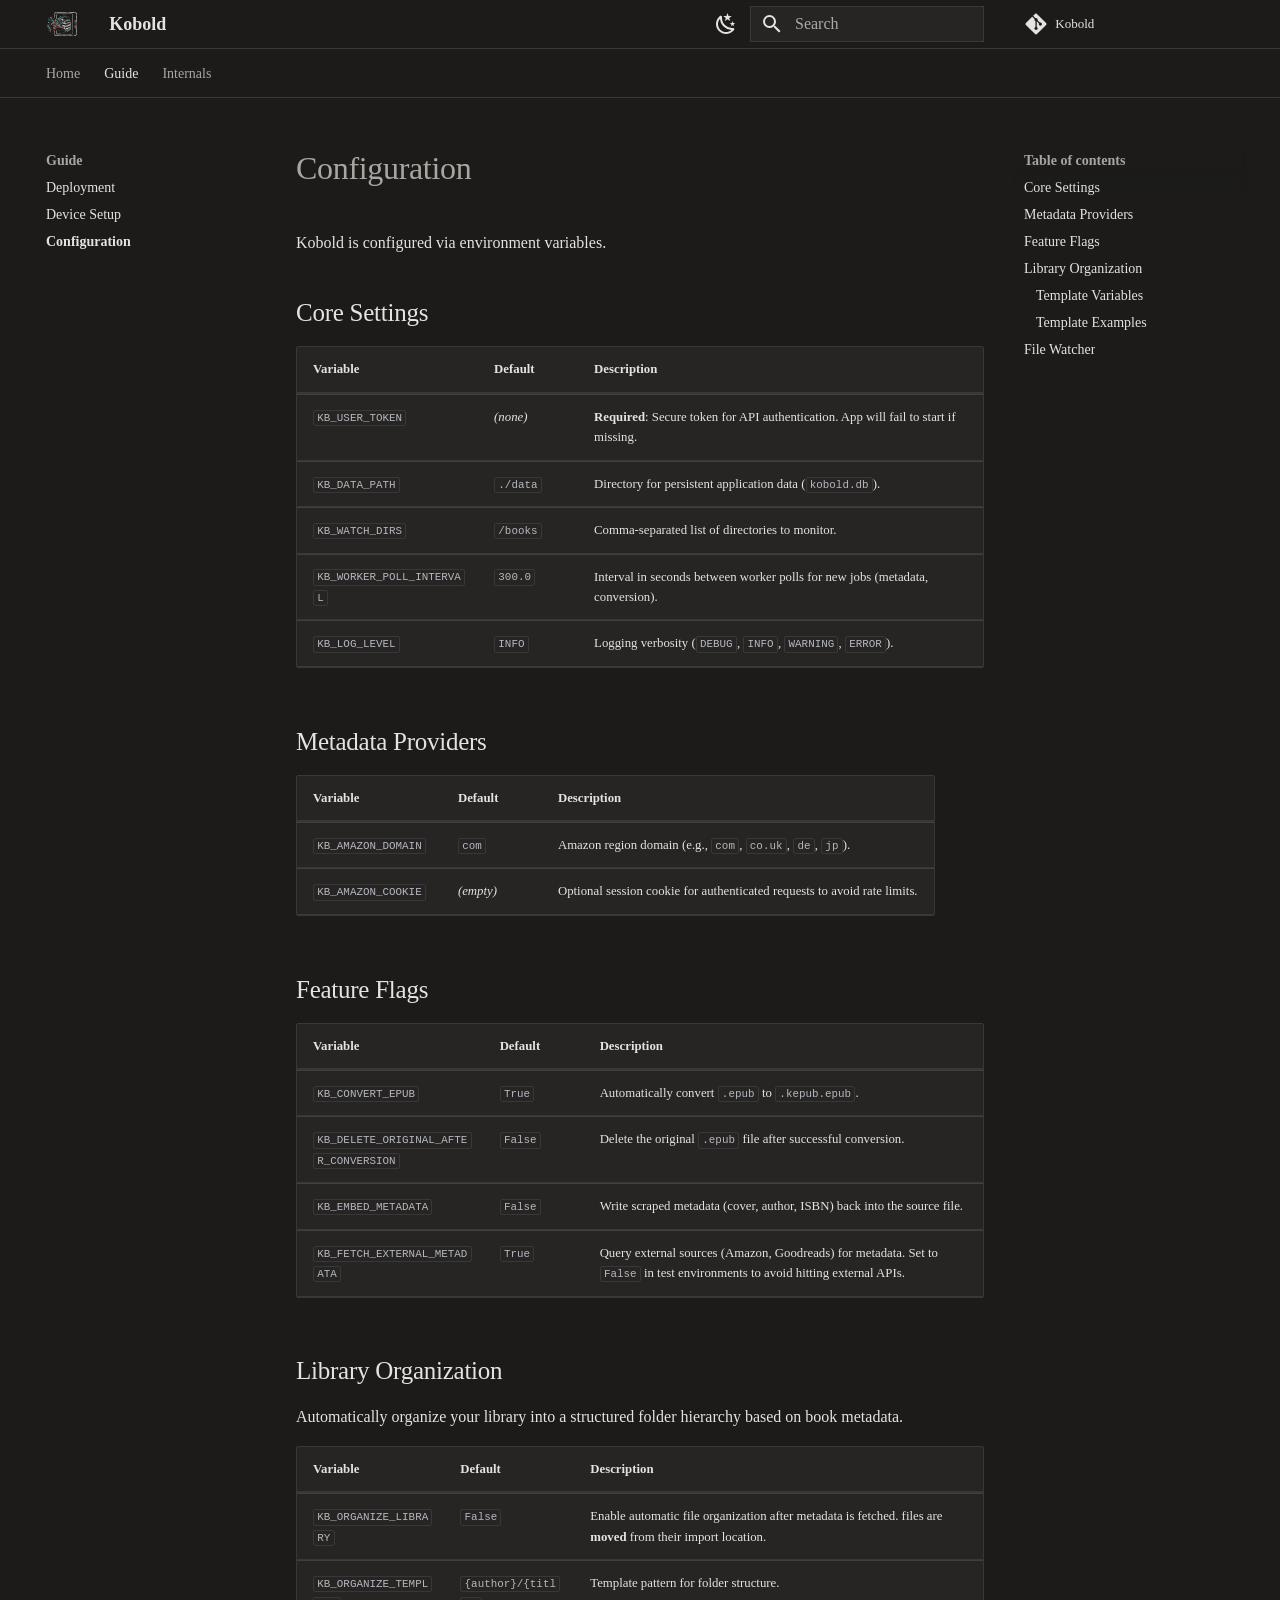
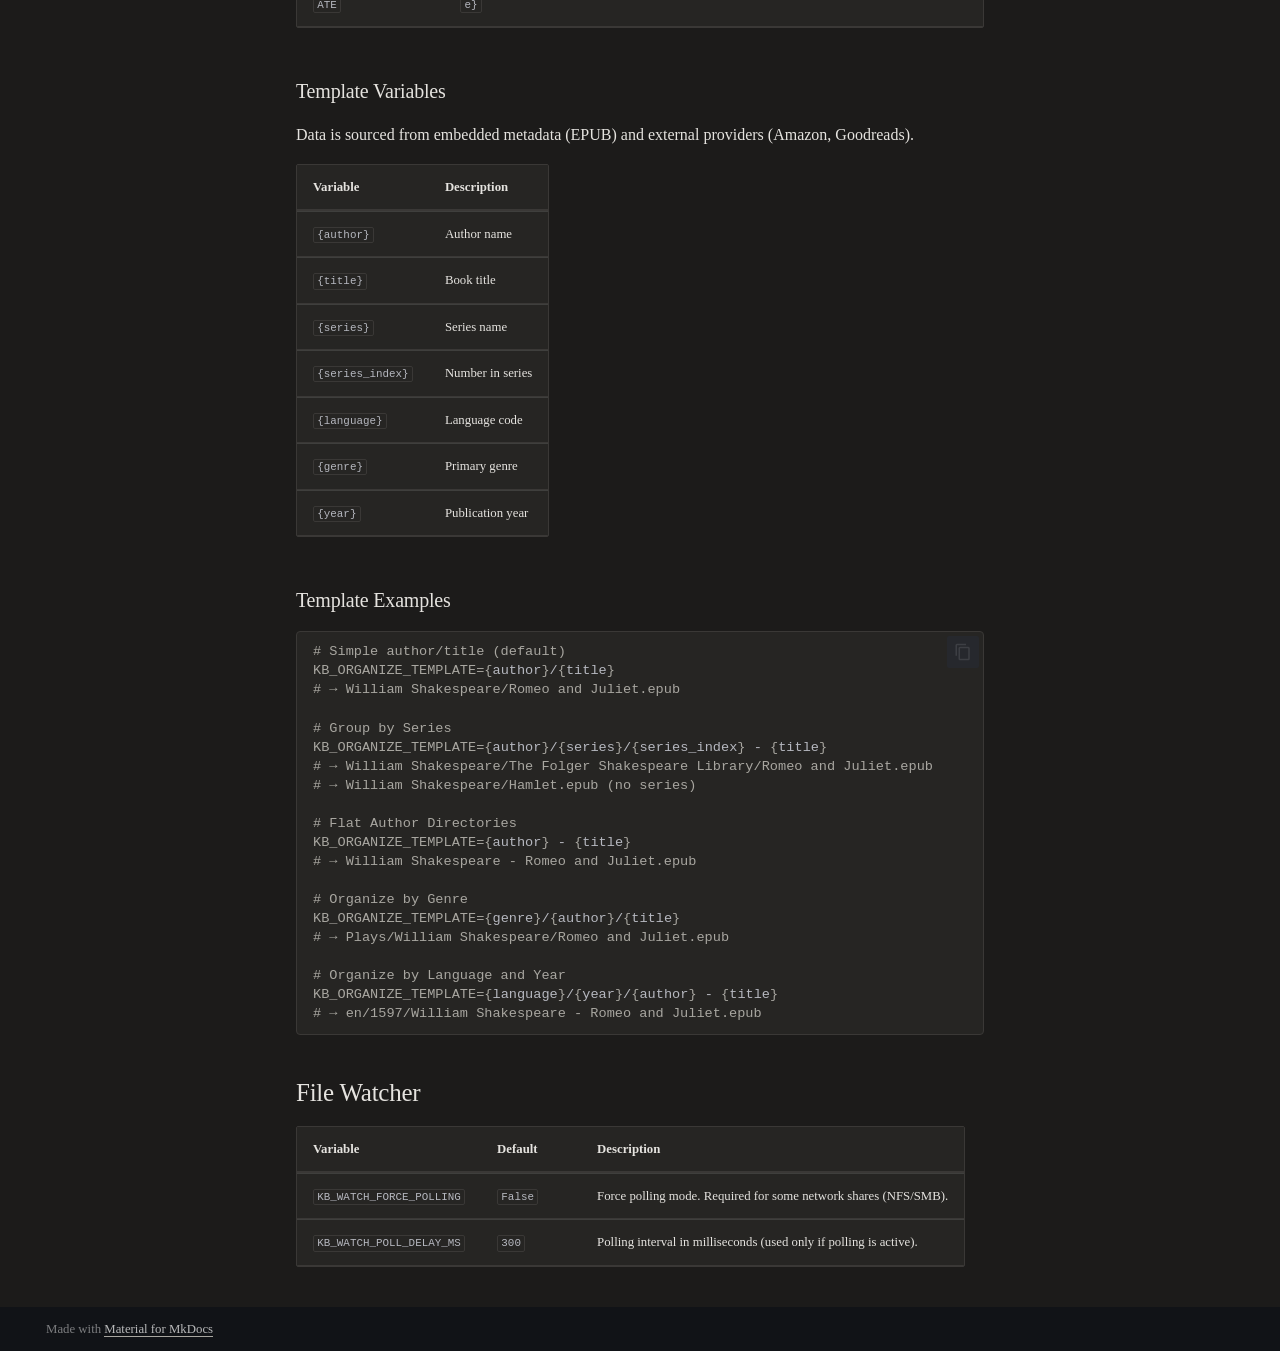
<file: configuration/index.html>
<!doctype html>
<html lang="en" class="no-js">
  <head>
    
      <meta charset="utf-8">
      <meta name="viewport" content="width=device-width,initial-scale=1">
      
        <meta name="description" content="Headless Kobo library synchronization daemon.">
      
      
      
        <link rel="canonical" href="https://niy.github.io/kobold/configuration/">
      
      
        <link rel="prev" href="../device_setup/">
      
      
        <link rel="next" href="../architecture/">
      
      
        
      
      
      <link rel="icon" href="../assets/kobold_logo.svg">
      <meta name="generator" content="mkdocs-1.6.1, mkdocs-material-9.7.1">
    
    
      
        <title>Configuration - Kobold</title>
      
    
    
      <link rel="stylesheet" href="../assets/stylesheets/main.484c7ddc.min.css">
      
        
        <link rel="stylesheet" href="../assets/stylesheets/palette.ab4e12ef.min.css">
      
      


    
    
      
    
    
      
        
        
        <link rel="preconnect" href="https://fonts.gstatic.com" crossorigin>
        <link rel="stylesheet" href="https://fonts.googleapis.com/css?family=Roboto:300,300i,400,400i,700,700i%7CRoboto+Mono:400,400i,700,700i&display=fallback">
        <style>:root{--md-text-font:"Roboto";--md-code-font:"Roboto Mono"}</style>
      
    
    
      <link rel="stylesheet" href="../stylesheets/extra.css">
    
    <script>__md_scope=new URL("..",location),__md_hash=e=>[...e].reduce(((e,_)=>(e<<5)-e+_.charCodeAt(0)),0),__md_get=(e,_=localStorage,t=__md_scope)=>JSON.parse(_.getItem(t.pathname+"."+e)),__md_set=(e,_,t=localStorage,a=__md_scope)=>{try{t.setItem(a.pathname+"."+e,JSON.stringify(_))}catch(e){}}</script>
    
      

    
    
  </head>
  
  
    
    
      
    
    
    
    
    <body dir="ltr" data-md-color-scheme="slate" data-md-color-primary="custom" data-md-color-accent="custom">
  
    
    <input class="md-toggle" data-md-toggle="drawer" type="checkbox" id="__drawer" autocomplete="off">
    <input class="md-toggle" data-md-toggle="search" type="checkbox" id="__search" autocomplete="off">
    <label class="md-overlay" for="__drawer"></label>
    <div data-md-component="skip">
      
        
        <a href="#configuration" class="md-skip">
          Skip to content
        </a>
      
    </div>
    <div data-md-component="announce">
      
    </div>
    
    
      

<header class="md-header" data-md-component="header">
  <nav class="md-header__inner md-grid" aria-label="Header">
    <a href=".." title="Kobold" class="md-header__button md-logo" aria-label="Kobold" data-md-component="logo">
      
  <img src="../assets/kobold_logo.svg" alt="logo">

    </a>
    <label class="md-header__button md-icon" for="__drawer">
      
      <svg xmlns="http://www.w3.org/2000/svg" viewBox="0 0 24 24"><path d="M3 6h18v2H3zm0 5h18v2H3zm0 5h18v2H3z"/></svg>
    </label>
    <div class="md-header__title" data-md-component="header-title">
      <div class="md-header__ellipsis">
        <div class="md-header__topic">
          <span class="md-ellipsis">
            Kobold
          </span>
        </div>
        <div class="md-header__topic" data-md-component="header-topic">
          <span class="md-ellipsis">
            
              Configuration
            
          </span>
        </div>
      </div>
    </div>
    
      
        <form class="md-header__option" data-md-component="palette">
  
    
    
    
    <input class="md-option" data-md-color-media="" data-md-color-scheme="slate" data-md-color-primary="custom" data-md-color-accent="custom"  aria-label="Switch to light mode"  type="radio" name="__palette" id="__palette_0">
    
      <label class="md-header__button md-icon" title="Switch to light mode" for="__palette_1" hidden>
        <svg xmlns="http://www.w3.org/2000/svg" viewBox="0 0 24 24"><path d="m17.75 4.09-2.53 1.94.91 3.06-2.63-1.81-2.63 1.81.91-3.06-2.53-1.94L12.44 4l1.06-3 1.06 3zm3.5 6.91-1.64 1.25.59 1.98-1.7-1.17-1.7 1.17.59-1.98L15.75 11l2.06-.05L18.5 9l.69 1.95zm-2.28 4.95c.83-.08 1.72 1.1 1.19 1.85-.32.45-.66.87-1.08 1.27C15.17 23 8.84 23 4.94 19.07c-3.91-3.9-3.91-10.24 0-14.14.4-.4.82-.76 1.27-1.08.75-.53 1.93.36 1.85 1.19-.27 2.86.69 5.83 2.89 8.02a9.96 9.96 0 0 0 8.02 2.89m-1.64 2.02a12.08 12.08 0 0 1-7.8-3.47c-2.17-2.19-3.33-5-3.49-7.82-2.81 3.14-2.7 7.96.31 10.98 3.02 3.01 7.84 3.12 10.98.31"/></svg>
      </label>
    
  
    
    
    
    <input class="md-option" data-md-color-media="" data-md-color-scheme="default" data-md-color-primary="custom" data-md-color-accent="custom"  aria-label="Switch to dark mode"  type="radio" name="__palette" id="__palette_1">
    
      <label class="md-header__button md-icon" title="Switch to dark mode" for="__palette_0" hidden>
        <svg xmlns="http://www.w3.org/2000/svg" viewBox="0 0 24 24"><path d="M12 7a5 5 0 0 1 5 5 5 5 0 0 1-5 5 5 5 0 0 1-5-5 5 5 0 0 1 5-5m0 2a3 3 0 0 0-3 3 3 3 0 0 0 3 3 3 3 0 0 0 3-3 3 3 0 0 0-3-3m0-7 2.39 3.42C13.65 5.15 12.84 5 12 5s-1.65.15-2.39.42zM3.34 7l4.16-.35A7.2 7.2 0 0 0 5.94 8.5c-.44.74-.69 1.5-.83 2.29zm.02 10 1.76-3.77a7.131 7.131 0 0 0 2.38 4.14zM20.65 7l-1.77 3.79a7.02 7.02 0 0 0-2.38-4.15zm-.01 10-4.14.36c.59-.51 1.12-1.14 1.54-1.86.42-.73.69-1.5.83-2.29zM12 22l-2.41-3.44c.74.27 1.55.44 2.41.44.82 0 1.63-.17 2.37-.44z"/></svg>
      </label>
    
  
</form>
      
    
    
      <script>var palette=__md_get("__palette");if(palette&&palette.color){if("(prefers-color-scheme)"===palette.color.media){var media=matchMedia("(prefers-color-scheme: light)"),input=document.querySelector(media.matches?"[data-md-color-media='(prefers-color-scheme: light)']":"[data-md-color-media='(prefers-color-scheme: dark)']");palette.color.media=input.getAttribute("data-md-color-media"),palette.color.scheme=input.getAttribute("data-md-color-scheme"),palette.color.primary=input.getAttribute("data-md-color-primary"),palette.color.accent=input.getAttribute("data-md-color-accent")}for(var[key,value]of Object.entries(palette.color))document.body.setAttribute("data-md-color-"+key,value)}</script>
    
    
    
      
      
        <label class="md-header__button md-icon" for="__search">
          
          <svg xmlns="http://www.w3.org/2000/svg" viewBox="0 0 24 24"><path d="M9.5 3A6.5 6.5 0 0 1 16 9.5c0 1.61-.59 3.09-1.56 4.23l.27.27h.79l5 5-1.5 1.5-5-5v-.79l-.27-.27A6.52 6.52 0 0 1 9.5 16 6.5 6.5 0 0 1 3 9.5 6.5 6.5 0 0 1 9.5 3m0 2C7 5 5 7 5 9.5S7 14 9.5 14 14 12 14 9.5 12 5 9.5 5"/></svg>
        </label>
        <div class="md-search" data-md-component="search" role="dialog">
  <label class="md-search__overlay" for="__search"></label>
  <div class="md-search__inner" role="search">
    <form class="md-search__form" name="search">
      <input type="text" class="md-search__input" name="query" aria-label="Search" placeholder="Search" autocapitalize="off" autocorrect="off" autocomplete="off" spellcheck="false" data-md-component="search-query" required>
      <label class="md-search__icon md-icon" for="__search">
        
        <svg xmlns="http://www.w3.org/2000/svg" viewBox="0 0 24 24"><path d="M9.5 3A6.5 6.5 0 0 1 16 9.5c0 1.61-.59 3.09-1.56 4.23l.27.27h.79l5 5-1.5 1.5-5-5v-.79l-.27-.27A6.52 6.52 0 0 1 9.5 16 6.5 6.5 0 0 1 3 9.5 6.5 6.5 0 0 1 9.5 3m0 2C7 5 5 7 5 9.5S7 14 9.5 14 14 12 14 9.5 12 5 9.5 5"/></svg>
        
        <svg xmlns="http://www.w3.org/2000/svg" viewBox="0 0 24 24"><path d="M20 11v2H8l5.5 5.5-1.42 1.42L4.16 12l7.92-7.92L13.5 5.5 8 11z"/></svg>
      </label>
      <nav class="md-search__options" aria-label="Search">
        
        <button type="reset" class="md-search__icon md-icon" title="Clear" aria-label="Clear" tabindex="-1">
          
          <svg xmlns="http://www.w3.org/2000/svg" viewBox="0 0 24 24"><path d="M19 6.41 17.59 5 12 10.59 6.41 5 5 6.41 10.59 12 5 17.59 6.41 19 12 13.41 17.59 19 19 17.59 13.41 12z"/></svg>
        </button>
      </nav>
      
        <div class="md-search__suggest" data-md-component="search-suggest"></div>
      
    </form>
    <div class="md-search__output">
      <div class="md-search__scrollwrap" tabindex="0" data-md-scrollfix>
        <div class="md-search-result" data-md-component="search-result">
          <div class="md-search-result__meta">
            Initializing search
          </div>
          <ol class="md-search-result__list" role="presentation"></ol>
        </div>
      </div>
    </div>
  </div>
</div>
      
    
    
      <div class="md-header__source">
        <a href="https://github.com/niy/kobold" title="Go to repository" class="md-source" data-md-component="source">
  <div class="md-source__icon md-icon">
    
    <svg xmlns="http://www.w3.org/2000/svg" viewBox="0 0 448 512"><!--! Font Awesome Free 7.1.0 by @fontawesome - https://fontawesome.com License - https://fontawesome.com/license/free (Icons: CC BY 4.0, Fonts: SIL OFL 1.1, Code: MIT License) Copyright 2025 Fonticons, Inc.--><path d="M439.6 236.1 244 40.5c-5.4-5.5-12.8-8.5-20.4-8.5s-15 3-20.4 8.4L162.5 81l51.5 51.5c27.1-9.1 52.7 16.8 43.4 43.7l49.7 49.7c34.2-11.8 61.2 31 35.5 56.7-26.5 26.5-70.2-2.9-56-37.3L240.3 199v121.9c25.3 12.5 22.3 41.8 9.1 55-6.4 6.4-15.2 10.1-24.3 10.1s-17.8-3.6-24.3-10.1c-17.6-17.6-11.1-46.9 11.2-56v-123c-20.8-8.5-24.6-30.7-18.6-45L142.6 101 8.5 235.1C3 240.6 0 247.9 0 255.5s3 15 8.5 20.4l195.6 195.7c5.4 5.4 12.7 8.4 20.4 8.4s15-3 20.4-8.4l194.7-194.7c5.4-5.4 8.4-12.8 8.4-20.4s-3-15-8.4-20.4"/></svg>
  </div>
  <div class="md-source__repository">
    Kobold
  </div>
</a>
      </div>
    
  </nav>
  
</header>
    
    <div class="md-container" data-md-component="container">
      
      
        
          
            
<nav class="md-tabs" aria-label="Tabs" data-md-component="tabs">
  <div class="md-grid">
    <ul class="md-tabs__list">
      
        
  
  
  
  
    <li class="md-tabs__item">
      <a href=".." class="md-tabs__link">
        
  
  
    
  
  Home

      </a>
    </li>
  

      
        
  
  
  
    
  
  
    
    
      <li class="md-tabs__item md-tabs__item--active">
        <a href="../deployment/" class="md-tabs__link">
          
  
  
  Guide

        </a>
      </li>
    
  

      
        
  
  
  
  
    
    
      <li class="md-tabs__item">
        <a href="../architecture/" class="md-tabs__link">
          
  
  
  Internals

        </a>
      </li>
    
  

      
    </ul>
  </div>
</nav>
          
        
      
      <main class="md-main" data-md-component="main">
        <div class="md-main__inner md-grid">
          
            
              
              <div class="md-sidebar md-sidebar--primary" data-md-component="sidebar" data-md-type="navigation" >
                <div class="md-sidebar__scrollwrap">
                  <div class="md-sidebar__inner">
                    


  


<nav class="md-nav md-nav--primary md-nav--lifted" aria-label="Navigation" data-md-level="0">
  <label class="md-nav__title" for="__drawer">
    <a href=".." title="Kobold" class="md-nav__button md-logo" aria-label="Kobold" data-md-component="logo">
      
  <img src="../assets/kobold_logo.svg" alt="logo">

    </a>
    Kobold
  </label>
  
    <div class="md-nav__source">
      <a href="https://github.com/niy/kobold" title="Go to repository" class="md-source" data-md-component="source">
  <div class="md-source__icon md-icon">
    
    <svg xmlns="http://www.w3.org/2000/svg" viewBox="0 0 448 512"><!--! Font Awesome Free 7.1.0 by @fontawesome - https://fontawesome.com License - https://fontawesome.com/license/free (Icons: CC BY 4.0, Fonts: SIL OFL 1.1, Code: MIT License) Copyright 2025 Fonticons, Inc.--><path d="M439.6 236.1 244 40.5c-5.4-5.5-12.8-8.5-20.4-8.5s-15 3-20.4 8.4L162.5 81l51.5 51.5c27.1-9.1 52.7 16.8 43.4 43.7l49.7 49.7c34.2-11.8 61.2 31 35.5 56.7-26.5 26.5-70.2-2.9-56-37.3L240.3 199v121.9c25.3 12.5 22.3 41.8 9.1 55-6.4 6.4-15.2 10.1-24.3 10.1s-17.8-3.6-24.3-10.1c-17.6-17.6-11.1-46.9 11.2-56v-123c-20.8-8.5-24.6-30.7-18.6-45L142.6 101 8.5 235.1C3 240.6 0 247.9 0 255.5s3 15 8.5 20.4l195.6 195.7c5.4 5.4 12.7 8.4 20.4 8.4s15-3 20.4-8.4l194.7-194.7c5.4-5.4 8.4-12.8 8.4-20.4s-3-15-8.4-20.4"/></svg>
  </div>
  <div class="md-source__repository">
    Kobold
  </div>
</a>
    </div>
  
  <ul class="md-nav__list" data-md-scrollfix>
    
      
      
  
  
  
  
    <li class="md-nav__item">
      <a href=".." class="md-nav__link">
        
  
  
  <span class="md-ellipsis">
    
  
    Home
  

    
  </span>
  
  

      </a>
    </li>
  

    
      
      
  
  
    
  
  
  
    
    
    
    
      
        
        
      
      
        
      
    
    
    <li class="md-nav__item md-nav__item--active md-nav__item--section md-nav__item--nested">
      
        
        
        <input class="md-nav__toggle md-toggle " type="checkbox" id="__nav_2" checked>
        
          
          <label class="md-nav__link" for="__nav_2" id="__nav_2_label" tabindex="">
            
  
  
  <span class="md-ellipsis">
    
  
    Guide
  

    
  </span>
  
  

            <span class="md-nav__icon md-icon"></span>
          </label>
        
        <nav class="md-nav" data-md-level="1" aria-labelledby="__nav_2_label" aria-expanded="true">
          <label class="md-nav__title" for="__nav_2">
            <span class="md-nav__icon md-icon"></span>
            
  
    Guide
  

          </label>
          <ul class="md-nav__list" data-md-scrollfix>
            
              
                
  
  
  
  
    <li class="md-nav__item">
      <a href="../deployment/" class="md-nav__link">
        
  
  
  <span class="md-ellipsis">
    
  
    Deployment
  

    
  </span>
  
  

      </a>
    </li>
  

              
            
              
                
  
  
  
  
    <li class="md-nav__item">
      <a href="../device_setup/" class="md-nav__link">
        
  
  
  <span class="md-ellipsis">
    
  
    Device Setup
  

    
  </span>
  
  

      </a>
    </li>
  

              
            
              
                
  
  
    
  
  
  
    <li class="md-nav__item md-nav__item--active">
      
      <input class="md-nav__toggle md-toggle" type="checkbox" id="__toc">
      
      
        
      
      
        <label class="md-nav__link md-nav__link--active" for="__toc">
          
  
  
  <span class="md-ellipsis">
    
  
    Configuration
  

    
  </span>
  
  

          <span class="md-nav__icon md-icon"></span>
        </label>
      
      <a href="./" class="md-nav__link md-nav__link--active">
        
  
  
  <span class="md-ellipsis">
    
  
    Configuration
  

    
  </span>
  
  

      </a>
      
        

<nav class="md-nav md-nav--secondary" aria-label="Table of contents">
  
  
  
    
  
  
    <label class="md-nav__title" for="__toc">
      <span class="md-nav__icon md-icon"></span>
      Table of contents
    </label>
    <ul class="md-nav__list" data-md-component="toc" data-md-scrollfix>
      
        <li class="md-nav__item">
  <a href="#core-settings" class="md-nav__link">
    <span class="md-ellipsis">
      
        Core Settings
      
    </span>
  </a>
  
</li>
      
        <li class="md-nav__item">
  <a href="#metadata-providers" class="md-nav__link">
    <span class="md-ellipsis">
      
        Metadata Providers
      
    </span>
  </a>
  
</li>
      
        <li class="md-nav__item">
  <a href="#feature-flags" class="md-nav__link">
    <span class="md-ellipsis">
      
        Feature Flags
      
    </span>
  </a>
  
</li>
      
        <li class="md-nav__item">
  <a href="#library-organization" class="md-nav__link">
    <span class="md-ellipsis">
      
        Library Organization
      
    </span>
  </a>
  
    <nav class="md-nav" aria-label="Library Organization">
      <ul class="md-nav__list">
        
          <li class="md-nav__item">
  <a href="#template-variables" class="md-nav__link">
    <span class="md-ellipsis">
      
        Template Variables
      
    </span>
  </a>
  
</li>
        
          <li class="md-nav__item">
  <a href="#template-examples" class="md-nav__link">
    <span class="md-ellipsis">
      
        Template Examples
      
    </span>
  </a>
  
</li>
        
      </ul>
    </nav>
  
</li>
      
        <li class="md-nav__item">
  <a href="#file-watcher" class="md-nav__link">
    <span class="md-ellipsis">
      
        File Watcher
      
    </span>
  </a>
  
</li>
      
    </ul>
  
</nav>
      
    </li>
  

              
            
          </ul>
        </nav>
      
    </li>
  

    
      
      
  
  
  
  
    
    
    
    
      
      
        
      
    
    
    <li class="md-nav__item md-nav__item--nested">
      
        
        
        <input class="md-nav__toggle md-toggle " type="checkbox" id="__nav_3" >
        
          
          <label class="md-nav__link" for="__nav_3" id="__nav_3_label" tabindex="0">
            
  
  
  <span class="md-ellipsis">
    
  
    Internals
  

    
  </span>
  
  

            <span class="md-nav__icon md-icon"></span>
          </label>
        
        <nav class="md-nav" data-md-level="1" aria-labelledby="__nav_3_label" aria-expanded="false">
          <label class="md-nav__title" for="__nav_3">
            <span class="md-nav__icon md-icon"></span>
            
  
    Internals
  

          </label>
          <ul class="md-nav__list" data-md-scrollfix>
            
              
                
  
  
  
  
    <li class="md-nav__item">
      <a href="../architecture/" class="md-nav__link">
        
  
  
  <span class="md-ellipsis">
    
  
    Architecture
  

    
  </span>
  
  

      </a>
    </li>
  

              
            
          </ul>
        </nav>
      
    </li>
  

    
  </ul>
</nav>
                  </div>
                </div>
              </div>
            
            
              
              <div class="md-sidebar md-sidebar--secondary" data-md-component="sidebar" data-md-type="toc" >
                <div class="md-sidebar__scrollwrap">
                  <div class="md-sidebar__inner">
                    

<nav class="md-nav md-nav--secondary" aria-label="Table of contents">
  
  
  
    
  
  
    <label class="md-nav__title" for="__toc">
      <span class="md-nav__icon md-icon"></span>
      Table of contents
    </label>
    <ul class="md-nav__list" data-md-component="toc" data-md-scrollfix>
      
        <li class="md-nav__item">
  <a href="#core-settings" class="md-nav__link">
    <span class="md-ellipsis">
      
        Core Settings
      
    </span>
  </a>
  
</li>
      
        <li class="md-nav__item">
  <a href="#metadata-providers" class="md-nav__link">
    <span class="md-ellipsis">
      
        Metadata Providers
      
    </span>
  </a>
  
</li>
      
        <li class="md-nav__item">
  <a href="#feature-flags" class="md-nav__link">
    <span class="md-ellipsis">
      
        Feature Flags
      
    </span>
  </a>
  
</li>
      
        <li class="md-nav__item">
  <a href="#library-organization" class="md-nav__link">
    <span class="md-ellipsis">
      
        Library Organization
      
    </span>
  </a>
  
    <nav class="md-nav" aria-label="Library Organization">
      <ul class="md-nav__list">
        
          <li class="md-nav__item">
  <a href="#template-variables" class="md-nav__link">
    <span class="md-ellipsis">
      
        Template Variables
      
    </span>
  </a>
  
</li>
        
          <li class="md-nav__item">
  <a href="#template-examples" class="md-nav__link">
    <span class="md-ellipsis">
      
        Template Examples
      
    </span>
  </a>
  
</li>
        
      </ul>
    </nav>
  
</li>
      
        <li class="md-nav__item">
  <a href="#file-watcher" class="md-nav__link">
    <span class="md-ellipsis">
      
        File Watcher
      
    </span>
  </a>
  
</li>
      
    </ul>
  
</nav>
                  </div>
                </div>
              </div>
            
          
          
            <div class="md-content" data-md-component="content">
              
              <article class="md-content__inner md-typeset">
                
                  


  
  


<h1 id="configuration">Configuration</h1>
<p>Kobold is configured via environment variables.</p>
<h2 id="core-settings">Core Settings</h2>
<table>
<thead>
<tr>
<th style="text-align: left;">Variable</th>
<th style="text-align: left;">Default</th>
<th style="text-align: left;">Description</th>
</tr>
</thead>
<tbody>
<tr>
<td style="text-align: left;"><code>KB_USER_TOKEN</code></td>
<td style="text-align: left;"><em>(none)</em></td>
<td style="text-align: left;"><strong>Required</strong>: Secure token for API authentication. App will fail to start if missing.</td>
</tr>
<tr>
<td style="text-align: left;"><code>KB_DATA_PATH</code></td>
<td style="text-align: left;"><code>./data</code></td>
<td style="text-align: left;">Directory for persistent application data (<code>kobold.db</code>).</td>
</tr>
<tr>
<td style="text-align: left;"><code>KB_WATCH_DIRS</code></td>
<td style="text-align: left;"><code>/books</code></td>
<td style="text-align: left;">Comma-separated list of directories to monitor.</td>
</tr>
<tr>
<td style="text-align: left;"><code>KB_WORKER_POLL_INTERVAL</code></td>
<td style="text-align: left;"><code>300.0</code></td>
<td style="text-align: left;">Interval in seconds between worker polls for new jobs (metadata, conversion).</td>
</tr>
<tr>
<td style="text-align: left;"><code>KB_LOG_LEVEL</code></td>
<td style="text-align: left;"><code>INFO</code></td>
<td style="text-align: left;">Logging verbosity (<code>DEBUG</code>, <code>INFO</code>, <code>WARNING</code>, <code>ERROR</code>).</td>
</tr>
</tbody>
</table>
<h2 id="metadata-providers">Metadata Providers</h2>
<table>
<thead>
<tr>
<th style="text-align: left;">Variable</th>
<th style="text-align: left;">Default</th>
<th style="text-align: left;">Description</th>
</tr>
</thead>
<tbody>
<tr>
<td style="text-align: left;"><code>KB_AMAZON_DOMAIN</code></td>
<td style="text-align: left;"><code>com</code></td>
<td style="text-align: left;">Amazon region domain (e.g., <code>com</code>, <code>co.uk</code>, <code>de</code>, <code>jp</code>).</td>
</tr>
<tr>
<td style="text-align: left;"><code>KB_AMAZON_COOKIE</code></td>
<td style="text-align: left;"><em>(empty)</em></td>
<td style="text-align: left;">Optional session cookie for authenticated requests to avoid rate limits.</td>
</tr>
</tbody>
</table>
<h2 id="feature-flags">Feature Flags</h2>
<table>
<thead>
<tr>
<th style="text-align: left;">Variable</th>
<th style="text-align: left;">Default</th>
<th style="text-align: left;">Description</th>
</tr>
</thead>
<tbody>
<tr>
<td style="text-align: left;"><code>KB_CONVERT_EPUB</code></td>
<td style="text-align: left;"><code>True</code></td>
<td style="text-align: left;">Automatically convert <code>.epub</code> to <code>.kepub.epub</code>.</td>
</tr>
<tr>
<td style="text-align: left;"><code>KB_DELETE_ORIGINAL_AFTER_CONVERSION</code></td>
<td style="text-align: left;"><code>False</code></td>
<td style="text-align: left;">Delete the original <code>.epub</code> file after successful conversion.</td>
</tr>
<tr>
<td style="text-align: left;"><code>KB_EMBED_METADATA</code></td>
<td style="text-align: left;"><code>False</code></td>
<td style="text-align: left;">Write scraped metadata (cover, author, ISBN) back into the source file.</td>
</tr>
<tr>
<td style="text-align: left;"><code>KB_FETCH_EXTERNAL_METADATA</code></td>
<td style="text-align: left;"><code>True</code></td>
<td style="text-align: left;">Query external sources (Amazon, Goodreads) for metadata. Set to <code>False</code> in test environments to avoid hitting external APIs.</td>
</tr>
</tbody>
</table>
<h2 id="library-organization">Library Organization</h2>
<p>Automatically organize your library into a structured folder hierarchy based on book metadata.</p>
<table>
<thead>
<tr>
<th style="text-align: left;">Variable</th>
<th style="text-align: left;">Default</th>
<th style="text-align: left;">Description</th>
</tr>
</thead>
<tbody>
<tr>
<td style="text-align: left;"><code>KB_ORGANIZE_LIBRARY</code></td>
<td style="text-align: left;"><code>False</code></td>
<td style="text-align: left;">Enable automatic file organization after metadata is fetched. files are <strong>moved</strong> from their import location.</td>
</tr>
<tr>
<td style="text-align: left;"><code>KB_ORGANIZE_TEMPLATE</code></td>
<td style="text-align: left;"><code>{author}/{title}</code></td>
<td style="text-align: left;">Template pattern for folder structure.</td>
</tr>
</tbody>
</table>
<h3 id="template-variables">Template Variables</h3>
<p>Data is sourced from embedded metadata (EPUB) and external providers (Amazon, Goodreads).</p>
<table>
<thead>
<tr>
<th style="text-align: left;">Variable</th>
<th style="text-align: left;">Description</th>
</tr>
</thead>
<tbody>
<tr>
<td style="text-align: left;"><code>{author}</code></td>
<td style="text-align: left;">Author name</td>
</tr>
<tr>
<td style="text-align: left;"><code>{title}</code></td>
<td style="text-align: left;">Book title</td>
</tr>
<tr>
<td style="text-align: left;"><code>{series}</code></td>
<td style="text-align: left;">Series name</td>
</tr>
<tr>
<td style="text-align: left;"><code>{series_index}</code></td>
<td style="text-align: left;">Number in series</td>
</tr>
<tr>
<td style="text-align: left;"><code>{language}</code></td>
<td style="text-align: left;">Language code</td>
</tr>
<tr>
<td style="text-align: left;"><code>{genre}</code></td>
<td style="text-align: left;">Primary genre</td>
</tr>
<tr>
<td style="text-align: left;"><code>{year}</code></td>
<td style="text-align: left;">Publication year</td>
</tr>
</tbody>
</table>
<h3 id="template-examples">Template Examples</h3>
<div class="highlight"><pre><span></span><code><a id="__codelineno-0-1" name="__codelineno-0-1" href="#__codelineno-0-1"></a><span class="c1"># Simple author/title (default)</span>
<a id="__codelineno-0-2" name="__codelineno-0-2" href="#__codelineno-0-2"></a><span class="nv">KB_ORGANIZE_TEMPLATE</span><span class="o">={</span>author<span class="o">}</span>/<span class="o">{</span>title<span class="o">}</span>
<a id="__codelineno-0-3" name="__codelineno-0-3" href="#__codelineno-0-3"></a><span class="c1"># → William Shakespeare/Romeo and Juliet.epub</span>
<a id="__codelineno-0-4" name="__codelineno-0-4" href="#__codelineno-0-4"></a>
<a id="__codelineno-0-5" name="__codelineno-0-5" href="#__codelineno-0-5"></a><span class="c1"># Group by Series</span>
<a id="__codelineno-0-6" name="__codelineno-0-6" href="#__codelineno-0-6"></a><span class="nv">KB_ORGANIZE_TEMPLATE</span><span class="o">={</span>author<span class="o">}</span>/<span class="o">{</span>series<span class="o">}</span>/<span class="o">{</span>series_index<span class="o">}</span><span class="w"> </span>-<span class="w"> </span><span class="o">{</span>title<span class="o">}</span>
<a id="__codelineno-0-7" name="__codelineno-0-7" href="#__codelineno-0-7"></a><span class="c1"># → William Shakespeare/The Folger Shakespeare Library/Romeo and Juliet.epub</span>
<a id="__codelineno-0-8" name="__codelineno-0-8" href="#__codelineno-0-8"></a><span class="c1"># → William Shakespeare/Hamlet.epub (no series)</span>
<a id="__codelineno-0-9" name="__codelineno-0-9" href="#__codelineno-0-9"></a>
<a id="__codelineno-0-10" name="__codelineno-0-10" href="#__codelineno-0-10"></a><span class="c1"># Flat Author Directories</span>
<a id="__codelineno-0-11" name="__codelineno-0-11" href="#__codelineno-0-11"></a><span class="nv">KB_ORGANIZE_TEMPLATE</span><span class="o">={</span>author<span class="o">}</span><span class="w"> </span>-<span class="w"> </span><span class="o">{</span>title<span class="o">}</span>
<a id="__codelineno-0-12" name="__codelineno-0-12" href="#__codelineno-0-12"></a><span class="c1"># → William Shakespeare - Romeo and Juliet.epub</span>
<a id="__codelineno-0-13" name="__codelineno-0-13" href="#__codelineno-0-13"></a>
<a id="__codelineno-0-14" name="__codelineno-0-14" href="#__codelineno-0-14"></a><span class="c1"># Organize by Genre</span>
<a id="__codelineno-0-15" name="__codelineno-0-15" href="#__codelineno-0-15"></a><span class="nv">KB_ORGANIZE_TEMPLATE</span><span class="o">={</span>genre<span class="o">}</span>/<span class="o">{</span>author<span class="o">}</span>/<span class="o">{</span>title<span class="o">}</span>
<a id="__codelineno-0-16" name="__codelineno-0-16" href="#__codelineno-0-16"></a><span class="c1"># → Plays/William Shakespeare/Romeo and Juliet.epub</span>
<a id="__codelineno-0-17" name="__codelineno-0-17" href="#__codelineno-0-17"></a>
<a id="__codelineno-0-18" name="__codelineno-0-18" href="#__codelineno-0-18"></a><span class="c1"># Organize by Language and Year</span>
<a id="__codelineno-0-19" name="__codelineno-0-19" href="#__codelineno-0-19"></a><span class="nv">KB_ORGANIZE_TEMPLATE</span><span class="o">={</span>language<span class="o">}</span>/<span class="o">{</span>year<span class="o">}</span>/<span class="o">{</span>author<span class="o">}</span><span class="w"> </span>-<span class="w"> </span><span class="o">{</span>title<span class="o">}</span>
<a id="__codelineno-0-20" name="__codelineno-0-20" href="#__codelineno-0-20"></a><span class="c1"># → en/1597/William Shakespeare - Romeo and Juliet.epub</span>
</code></pre></div>
<h2 id="file-watcher">File Watcher</h2>
<table>
<thead>
<tr>
<th style="text-align: left;">Variable</th>
<th style="text-align: left;">Default</th>
<th style="text-align: left;">Description</th>
</tr>
</thead>
<tbody>
<tr>
<td style="text-align: left;"><code>KB_WATCH_FORCE_POLLING</code></td>
<td style="text-align: left;"><code>False</code></td>
<td style="text-align: left;">Force polling mode. Required for some network shares (NFS/SMB).</td>
</tr>
<tr>
<td style="text-align: left;"><code>KB_WATCH_POLL_DELAY_MS</code></td>
<td style="text-align: left;"><code>300</code></td>
<td style="text-align: left;">Polling interval in milliseconds (used only if polling is active).</td>
</tr>
</tbody>
</table>












                
              </article>
            </div>
          
          
<script>var target=document.getElementById(location.hash.slice(1));target&&target.name&&(target.checked=target.name.startsWith("__tabbed_"))</script>
        </div>
        
          <button type="button" class="md-top md-icon" data-md-component="top" hidden>
  
  <svg xmlns="http://www.w3.org/2000/svg" viewBox="0 0 24 24"><path d="M13 20h-2V8l-5.5 5.5-1.42-1.42L12 4.16l7.92 7.92-1.42 1.42L13 8z"/></svg>
  Back to top
</button>
        
      </main>
      
        <footer class="md-footer">
  
  <div class="md-footer-meta md-typeset">
    <div class="md-footer-meta__inner md-grid">
      <div class="md-copyright">
  
  
    Made with
    <a href="https://squidfunk.github.io/mkdocs-material/" target="_blank" rel="noopener">
      Material for MkDocs
    </a>
  
</div>
      
    </div>
  </div>
</footer>
      
    </div>
    <div class="md-dialog" data-md-component="dialog">
      <div class="md-dialog__inner md-typeset"></div>
    </div>
    
    
    
      
      
      <script id="__config" type="application/json">{"annotate": null, "base": "..", "features": ["navigation.tabs", "navigation.sections", "navigation.top", "navigation.instant", "search.suggest", "search.highlight", "content.code.copy"], "search": "../assets/javascripts/workers/search.2c215733.min.js", "tags": null, "translations": {"clipboard.copied": "Copied to clipboard", "clipboard.copy": "Copy to clipboard", "search.result.more.one": "1 more on this page", "search.result.more.other": "# more on this page", "search.result.none": "No matching documents", "search.result.one": "1 matching document", "search.result.other": "# matching documents", "search.result.placeholder": "Type to start searching", "search.result.term.missing": "Missing", "select.version": "Select version"}, "version": null}</script>
    
    
      <script src="../assets/javascripts/bundle.79ae519e.min.js"></script>
      
        <script src="../javascripts/token-generator.js"></script>
      
    
  </body>
</html>
</file>
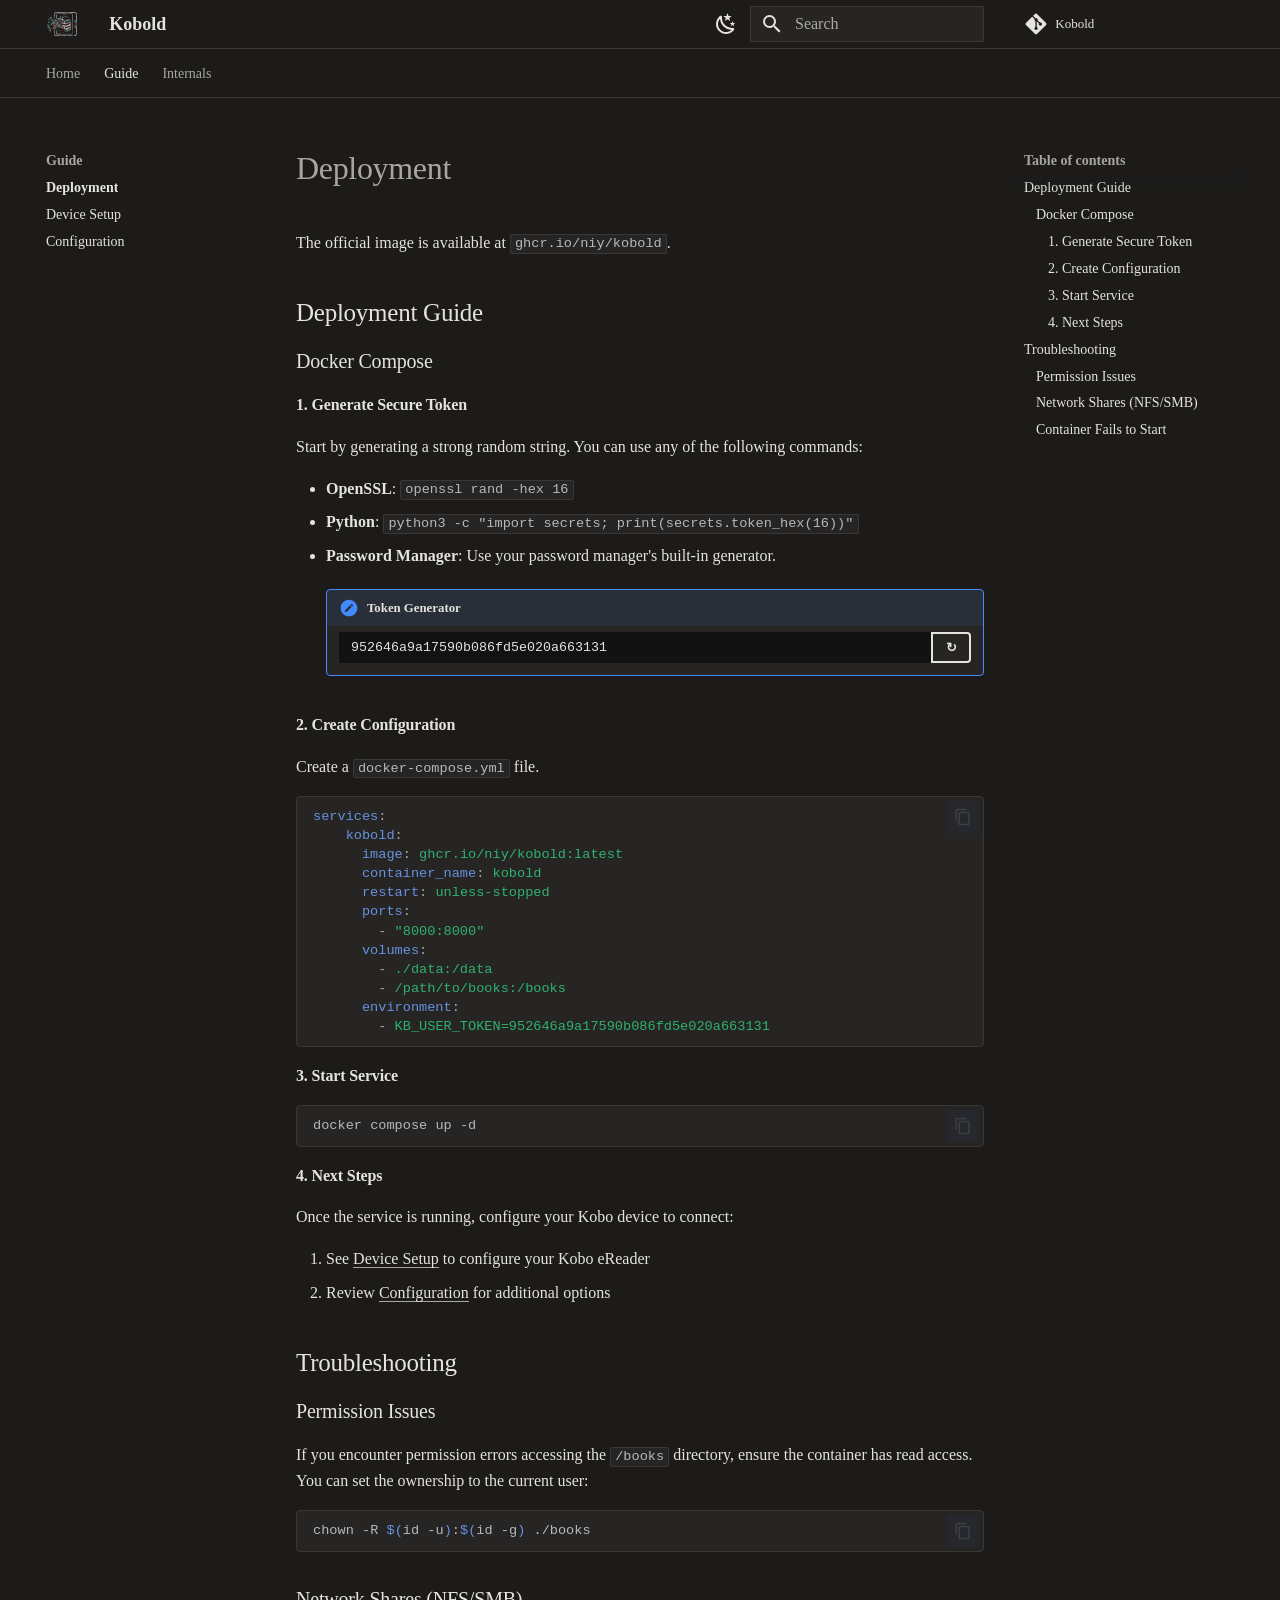
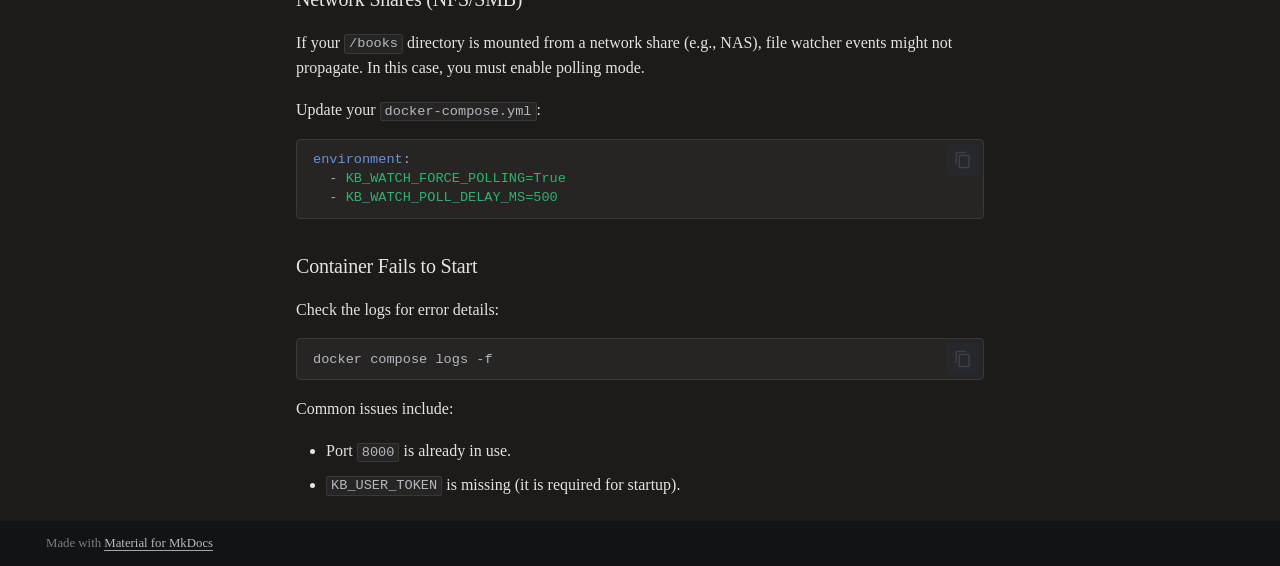
<file: deployment/index.html>
<!doctype html>
<html lang="en" class="no-js">
  <head>
    
      <meta charset="utf-8">
      <meta name="viewport" content="width=device-width,initial-scale=1">
      
        <meta name="description" content="Headless Kobo library synchronization daemon.">
      
      
      
        <link rel="canonical" href="https://niy.github.io/kobold/deployment/">
      
      
        <link rel="prev" href="..">
      
      
        <link rel="next" href="../device_setup/">
      
      
        
      
      
      <link rel="icon" href="../assets/kobold_logo.svg">
      <meta name="generator" content="mkdocs-1.6.1, mkdocs-material-9.7.1">
    
    
      
        <title>Deployment - Kobold</title>
      
    
    
      <link rel="stylesheet" href="../assets/stylesheets/main.484c7ddc.min.css">
      
        
        <link rel="stylesheet" href="../assets/stylesheets/palette.ab4e12ef.min.css">
      
      


    
    
      
    
    
      
        
        
        <link rel="preconnect" href="https://fonts.gstatic.com" crossorigin>
        <link rel="stylesheet" href="https://fonts.googleapis.com/css?family=Roboto:300,300i,400,400i,700,700i%7CRoboto+Mono:400,400i,700,700i&display=fallback">
        <style>:root{--md-text-font:"Roboto";--md-code-font:"Roboto Mono"}</style>
      
    
    
      <link rel="stylesheet" href="../stylesheets/extra.css">
    
    <script>__md_scope=new URL("..",location),__md_hash=e=>[...e].reduce(((e,_)=>(e<<5)-e+_.charCodeAt(0)),0),__md_get=(e,_=localStorage,t=__md_scope)=>JSON.parse(_.getItem(t.pathname+"."+e)),__md_set=(e,_,t=localStorage,a=__md_scope)=>{try{t.setItem(a.pathname+"."+e,JSON.stringify(_))}catch(e){}}</script>
    
      

    
    
  </head>
  
  
    
    
      
    
    
    
    
    <body dir="ltr" data-md-color-scheme="slate" data-md-color-primary="custom" data-md-color-accent="custom">
  
    
    <input class="md-toggle" data-md-toggle="drawer" type="checkbox" id="__drawer" autocomplete="off">
    <input class="md-toggle" data-md-toggle="search" type="checkbox" id="__search" autocomplete="off">
    <label class="md-overlay" for="__drawer"></label>
    <div data-md-component="skip">
      
        
        <a href="#deployment" class="md-skip">
          Skip to content
        </a>
      
    </div>
    <div data-md-component="announce">
      
    </div>
    
    
      

<header class="md-header" data-md-component="header">
  <nav class="md-header__inner md-grid" aria-label="Header">
    <a href=".." title="Kobold" class="md-header__button md-logo" aria-label="Kobold" data-md-component="logo">
      
  <img src="../assets/kobold_logo.svg" alt="logo">

    </a>
    <label class="md-header__button md-icon" for="__drawer">
      
      <svg xmlns="http://www.w3.org/2000/svg" viewBox="0 0 24 24"><path d="M3 6h18v2H3zm0 5h18v2H3zm0 5h18v2H3z"/></svg>
    </label>
    <div class="md-header__title" data-md-component="header-title">
      <div class="md-header__ellipsis">
        <div class="md-header__topic">
          <span class="md-ellipsis">
            Kobold
          </span>
        </div>
        <div class="md-header__topic" data-md-component="header-topic">
          <span class="md-ellipsis">
            
              Deployment
            
          </span>
        </div>
      </div>
    </div>
    
      
        <form class="md-header__option" data-md-component="palette">
  
    
    
    
    <input class="md-option" data-md-color-media="" data-md-color-scheme="slate" data-md-color-primary="custom" data-md-color-accent="custom"  aria-label="Switch to light mode"  type="radio" name="__palette" id="__palette_0">
    
      <label class="md-header__button md-icon" title="Switch to light mode" for="__palette_1" hidden>
        <svg xmlns="http://www.w3.org/2000/svg" viewBox="0 0 24 24"><path d="m17.75 4.09-2.53 1.94.91 3.06-2.63-1.81-2.63 1.81.91-3.06-2.53-1.94L12.44 4l1.06-3 1.06 3zm3.5 6.91-1.64 1.25.59 1.98-1.7-1.17-1.7 1.17.59-1.98L15.75 11l2.06-.05L18.5 9l.69 1.95zm-2.28 4.95c.83-.08 1.72 1.1 1.19 1.85-.32.45-.66.87-1.08 1.27C15.17 23 8.84 23 4.94 19.07c-3.91-3.9-3.91-10.24 0-14.14.4-.4.82-.76 1.27-1.08.75-.53 1.93.36 1.85 1.19-.27 2.86.69 5.83 2.89 8.02a9.96 9.96 0 0 0 8.02 2.89m-1.64 2.02a12.08 12.08 0 0 1-7.8-3.47c-2.17-2.19-3.33-5-3.49-7.82-2.81 3.14-2.7 7.96.31 10.98 3.02 3.01 7.84 3.12 10.98.31"/></svg>
      </label>
    
  
    
    
    
    <input class="md-option" data-md-color-media="" data-md-color-scheme="default" data-md-color-primary="custom" data-md-color-accent="custom"  aria-label="Switch to dark mode"  type="radio" name="__palette" id="__palette_1">
    
      <label class="md-header__button md-icon" title="Switch to dark mode" for="__palette_0" hidden>
        <svg xmlns="http://www.w3.org/2000/svg" viewBox="0 0 24 24"><path d="M12 7a5 5 0 0 1 5 5 5 5 0 0 1-5 5 5 5 0 0 1-5-5 5 5 0 0 1 5-5m0 2a3 3 0 0 0-3 3 3 3 0 0 0 3 3 3 3 0 0 0 3-3 3 3 0 0 0-3-3m0-7 2.39 3.42C13.65 5.15 12.84 5 12 5s-1.65.15-2.39.42zM3.34 7l4.16-.35A7.2 7.2 0 0 0 5.94 8.5c-.44.74-.69 1.5-.83 2.29zm.02 10 1.76-3.77a7.131 7.131 0 0 0 2.38 4.14zM20.65 7l-1.77 3.79a7.02 7.02 0 0 0-2.38-4.15zm-.01 10-4.14.36c.59-.51 1.12-1.14 1.54-1.86.42-.73.69-1.5.83-2.29zM12 22l-2.41-3.44c.74.27 1.55.44 2.41.44.82 0 1.63-.17 2.37-.44z"/></svg>
      </label>
    
  
</form>
      
    
    
      <script>var palette=__md_get("__palette");if(palette&&palette.color){if("(prefers-color-scheme)"===palette.color.media){var media=matchMedia("(prefers-color-scheme: light)"),input=document.querySelector(media.matches?"[data-md-color-media='(prefers-color-scheme: light)']":"[data-md-color-media='(prefers-color-scheme: dark)']");palette.color.media=input.getAttribute("data-md-color-media"),palette.color.scheme=input.getAttribute("data-md-color-scheme"),palette.color.primary=input.getAttribute("data-md-color-primary"),palette.color.accent=input.getAttribute("data-md-color-accent")}for(var[key,value]of Object.entries(palette.color))document.body.setAttribute("data-md-color-"+key,value)}</script>
    
    
    
      
      
        <label class="md-header__button md-icon" for="__search">
          
          <svg xmlns="http://www.w3.org/2000/svg" viewBox="0 0 24 24"><path d="M9.5 3A6.5 6.5 0 0 1 16 9.5c0 1.61-.59 3.09-1.56 4.23l.27.27h.79l5 5-1.5 1.5-5-5v-.79l-.27-.27A6.52 6.52 0 0 1 9.5 16 6.5 6.5 0 0 1 3 9.5 6.5 6.5 0 0 1 9.5 3m0 2C7 5 5 7 5 9.5S7 14 9.5 14 14 12 14 9.5 12 5 9.5 5"/></svg>
        </label>
        <div class="md-search" data-md-component="search" role="dialog">
  <label class="md-search__overlay" for="__search"></label>
  <div class="md-search__inner" role="search">
    <form class="md-search__form" name="search">
      <input type="text" class="md-search__input" name="query" aria-label="Search" placeholder="Search" autocapitalize="off" autocorrect="off" autocomplete="off" spellcheck="false" data-md-component="search-query" required>
      <label class="md-search__icon md-icon" for="__search">
        
        <svg xmlns="http://www.w3.org/2000/svg" viewBox="0 0 24 24"><path d="M9.5 3A6.5 6.5 0 0 1 16 9.5c0 1.61-.59 3.09-1.56 4.23l.27.27h.79l5 5-1.5 1.5-5-5v-.79l-.27-.27A6.52 6.52 0 0 1 9.5 16 6.5 6.5 0 0 1 3 9.5 6.5 6.5 0 0 1 9.5 3m0 2C7 5 5 7 5 9.5S7 14 9.5 14 14 12 14 9.5 12 5 9.5 5"/></svg>
        
        <svg xmlns="http://www.w3.org/2000/svg" viewBox="0 0 24 24"><path d="M20 11v2H8l5.5 5.5-1.42 1.42L4.16 12l7.92-7.92L13.5 5.5 8 11z"/></svg>
      </label>
      <nav class="md-search__options" aria-label="Search">
        
        <button type="reset" class="md-search__icon md-icon" title="Clear" aria-label="Clear" tabindex="-1">
          
          <svg xmlns="http://www.w3.org/2000/svg" viewBox="0 0 24 24"><path d="M19 6.41 17.59 5 12 10.59 6.41 5 5 6.41 10.59 12 5 17.59 6.41 19 12 13.41 17.59 19 19 17.59 13.41 12z"/></svg>
        </button>
      </nav>
      
        <div class="md-search__suggest" data-md-component="search-suggest"></div>
      
    </form>
    <div class="md-search__output">
      <div class="md-search__scrollwrap" tabindex="0" data-md-scrollfix>
        <div class="md-search-result" data-md-component="search-result">
          <div class="md-search-result__meta">
            Initializing search
          </div>
          <ol class="md-search-result__list" role="presentation"></ol>
        </div>
      </div>
    </div>
  </div>
</div>
      
    
    
      <div class="md-header__source">
        <a href="https://github.com/niy/kobold" title="Go to repository" class="md-source" data-md-component="source">
  <div class="md-source__icon md-icon">
    
    <svg xmlns="http://www.w3.org/2000/svg" viewBox="0 0 448 512"><!--! Font Awesome Free 7.1.0 by @fontawesome - https://fontawesome.com License - https://fontawesome.com/license/free (Icons: CC BY 4.0, Fonts: SIL OFL 1.1, Code: MIT License) Copyright 2025 Fonticons, Inc.--><path d="M439.6 236.1 244 40.5c-5.4-5.5-12.8-8.5-20.4-8.5s-15 3-20.4 8.4L162.5 81l51.5 51.5c27.1-9.1 52.7 16.8 43.4 43.7l49.7 49.7c34.2-11.8 61.2 31 35.5 56.7-26.5 26.5-70.2-2.9-56-37.3L240.3 199v121.9c25.3 12.5 22.3 41.8 9.1 55-6.4 6.4-15.2 10.1-24.3 10.1s-17.8-3.6-24.3-10.1c-17.6-17.6-11.1-46.9 11.2-56v-123c-20.8-8.5-24.6-30.7-18.6-45L142.6 101 8.5 235.1C3 240.6 0 247.9 0 255.5s3 15 8.5 20.4l195.6 195.7c5.4 5.4 12.7 8.4 20.4 8.4s15-3 20.4-8.4l194.7-194.7c5.4-5.4 8.4-12.8 8.4-20.4s-3-15-8.4-20.4"/></svg>
  </div>
  <div class="md-source__repository">
    Kobold
  </div>
</a>
      </div>
    
  </nav>
  
</header>
    
    <div class="md-container" data-md-component="container">
      
      
        
          
            
<nav class="md-tabs" aria-label="Tabs" data-md-component="tabs">
  <div class="md-grid">
    <ul class="md-tabs__list">
      
        
  
  
  
  
    <li class="md-tabs__item">
      <a href=".." class="md-tabs__link">
        
  
  
    
  
  Home

      </a>
    </li>
  

      
        
  
  
  
    
  
  
    
    
      <li class="md-tabs__item md-tabs__item--active">
        <a href="./" class="md-tabs__link">
          
  
  
  Guide

        </a>
      </li>
    
  

      
        
  
  
  
  
    
    
      <li class="md-tabs__item">
        <a href="../architecture/" class="md-tabs__link">
          
  
  
  Internals

        </a>
      </li>
    
  

      
    </ul>
  </div>
</nav>
          
        
      
      <main class="md-main" data-md-component="main">
        <div class="md-main__inner md-grid">
          
            
              
              <div class="md-sidebar md-sidebar--primary" data-md-component="sidebar" data-md-type="navigation" >
                <div class="md-sidebar__scrollwrap">
                  <div class="md-sidebar__inner">
                    


  


<nav class="md-nav md-nav--primary md-nav--lifted" aria-label="Navigation" data-md-level="0">
  <label class="md-nav__title" for="__drawer">
    <a href=".." title="Kobold" class="md-nav__button md-logo" aria-label="Kobold" data-md-component="logo">
      
  <img src="../assets/kobold_logo.svg" alt="logo">

    </a>
    Kobold
  </label>
  
    <div class="md-nav__source">
      <a href="https://github.com/niy/kobold" title="Go to repository" class="md-source" data-md-component="source">
  <div class="md-source__icon md-icon">
    
    <svg xmlns="http://www.w3.org/2000/svg" viewBox="0 0 448 512"><!--! Font Awesome Free 7.1.0 by @fontawesome - https://fontawesome.com License - https://fontawesome.com/license/free (Icons: CC BY 4.0, Fonts: SIL OFL 1.1, Code: MIT License) Copyright 2025 Fonticons, Inc.--><path d="M439.6 236.1 244 40.5c-5.4-5.5-12.8-8.5-20.4-8.5s-15 3-20.4 8.4L162.5 81l51.5 51.5c27.1-9.1 52.7 16.8 43.4 43.7l49.7 49.7c34.2-11.8 61.2 31 35.5 56.7-26.5 26.5-70.2-2.9-56-37.3L240.3 199v121.9c25.3 12.5 22.3 41.8 9.1 55-6.4 6.4-15.2 10.1-24.3 10.1s-17.8-3.6-24.3-10.1c-17.6-17.6-11.1-46.9 11.2-56v-123c-20.8-8.5-24.6-30.7-18.6-45L142.6 101 8.5 235.1C3 240.6 0 247.9 0 255.5s3 15 8.5 20.4l195.6 195.7c5.4 5.4 12.7 8.4 20.4 8.4s15-3 20.4-8.4l194.7-194.7c5.4-5.4 8.4-12.8 8.4-20.4s-3-15-8.4-20.4"/></svg>
  </div>
  <div class="md-source__repository">
    Kobold
  </div>
</a>
    </div>
  
  <ul class="md-nav__list" data-md-scrollfix>
    
      
      
  
  
  
  
    <li class="md-nav__item">
      <a href=".." class="md-nav__link">
        
  
  
  <span class="md-ellipsis">
    
  
    Home
  

    
  </span>
  
  

      </a>
    </li>
  

    
      
      
  
  
    
  
  
  
    
    
    
    
      
        
        
      
      
        
      
    
    
    <li class="md-nav__item md-nav__item--active md-nav__item--section md-nav__item--nested">
      
        
        
        <input class="md-nav__toggle md-toggle " type="checkbox" id="__nav_2" checked>
        
          
          <label class="md-nav__link" for="__nav_2" id="__nav_2_label" tabindex="">
            
  
  
  <span class="md-ellipsis">
    
  
    Guide
  

    
  </span>
  
  

            <span class="md-nav__icon md-icon"></span>
          </label>
        
        <nav class="md-nav" data-md-level="1" aria-labelledby="__nav_2_label" aria-expanded="true">
          <label class="md-nav__title" for="__nav_2">
            <span class="md-nav__icon md-icon"></span>
            
  
    Guide
  

          </label>
          <ul class="md-nav__list" data-md-scrollfix>
            
              
                
  
  
    
  
  
  
    <li class="md-nav__item md-nav__item--active">
      
      <input class="md-nav__toggle md-toggle" type="checkbox" id="__toc">
      
      
        
      
      
        <label class="md-nav__link md-nav__link--active" for="__toc">
          
  
  
  <span class="md-ellipsis">
    
  
    Deployment
  

    
  </span>
  
  

          <span class="md-nav__icon md-icon"></span>
        </label>
      
      <a href="./" class="md-nav__link md-nav__link--active">
        
  
  
  <span class="md-ellipsis">
    
  
    Deployment
  

    
  </span>
  
  

      </a>
      
        

<nav class="md-nav md-nav--secondary" aria-label="Table of contents">
  
  
  
    
  
  
    <label class="md-nav__title" for="__toc">
      <span class="md-nav__icon md-icon"></span>
      Table of contents
    </label>
    <ul class="md-nav__list" data-md-component="toc" data-md-scrollfix>
      
        <li class="md-nav__item">
  <a href="#deployment-guide" class="md-nav__link">
    <span class="md-ellipsis">
      
        Deployment Guide
      
    </span>
  </a>
  
    <nav class="md-nav" aria-label="Deployment Guide">
      <ul class="md-nav__list">
        
          <li class="md-nav__item">
  <a href="#docker-compose" class="md-nav__link">
    <span class="md-ellipsis">
      
        Docker Compose
      
    </span>
  </a>
  
    <nav class="md-nav" aria-label="Docker Compose">
      <ul class="md-nav__list">
        
          <li class="md-nav__item">
  <a href="#1-generate-secure-token" class="md-nav__link">
    <span class="md-ellipsis">
      
        1. Generate Secure Token
      
    </span>
  </a>
  
</li>
        
          <li class="md-nav__item">
  <a href="#2-create-configuration" class="md-nav__link">
    <span class="md-ellipsis">
      
        2. Create Configuration
      
    </span>
  </a>
  
</li>
        
          <li class="md-nav__item">
  <a href="#3-start-service" class="md-nav__link">
    <span class="md-ellipsis">
      
        3. Start Service
      
    </span>
  </a>
  
</li>
        
          <li class="md-nav__item">
  <a href="#4-next-steps" class="md-nav__link">
    <span class="md-ellipsis">
      
        4. Next Steps
      
    </span>
  </a>
  
</li>
        
      </ul>
    </nav>
  
</li>
        
      </ul>
    </nav>
  
</li>
      
        <li class="md-nav__item">
  <a href="#troubleshooting" class="md-nav__link">
    <span class="md-ellipsis">
      
        Troubleshooting
      
    </span>
  </a>
  
    <nav class="md-nav" aria-label="Troubleshooting">
      <ul class="md-nav__list">
        
          <li class="md-nav__item">
  <a href="#permission-issues" class="md-nav__link">
    <span class="md-ellipsis">
      
        Permission Issues
      
    </span>
  </a>
  
</li>
        
          <li class="md-nav__item">
  <a href="#network-shares-nfssmb" class="md-nav__link">
    <span class="md-ellipsis">
      
        Network Shares (NFS/SMB)
      
    </span>
  </a>
  
</li>
        
          <li class="md-nav__item">
  <a href="#container-fails-to-start" class="md-nav__link">
    <span class="md-ellipsis">
      
        Container Fails to Start
      
    </span>
  </a>
  
</li>
        
      </ul>
    </nav>
  
</li>
      
    </ul>
  
</nav>
      
    </li>
  

              
            
              
                
  
  
  
  
    <li class="md-nav__item">
      <a href="../device_setup/" class="md-nav__link">
        
  
  
  <span class="md-ellipsis">
    
  
    Device Setup
  

    
  </span>
  
  

      </a>
    </li>
  

              
            
              
                
  
  
  
  
    <li class="md-nav__item">
      <a href="../configuration/" class="md-nav__link">
        
  
  
  <span class="md-ellipsis">
    
  
    Configuration
  

    
  </span>
  
  

      </a>
    </li>
  

              
            
          </ul>
        </nav>
      
    </li>
  

    
      
      
  
  
  
  
    
    
    
    
      
      
        
      
    
    
    <li class="md-nav__item md-nav__item--nested">
      
        
        
        <input class="md-nav__toggle md-toggle " type="checkbox" id="__nav_3" >
        
          
          <label class="md-nav__link" for="__nav_3" id="__nav_3_label" tabindex="0">
            
  
  
  <span class="md-ellipsis">
    
  
    Internals
  

    
  </span>
  
  

            <span class="md-nav__icon md-icon"></span>
          </label>
        
        <nav class="md-nav" data-md-level="1" aria-labelledby="__nav_3_label" aria-expanded="false">
          <label class="md-nav__title" for="__nav_3">
            <span class="md-nav__icon md-icon"></span>
            
  
    Internals
  

          </label>
          <ul class="md-nav__list" data-md-scrollfix>
            
              
                
  
  
  
  
    <li class="md-nav__item">
      <a href="../architecture/" class="md-nav__link">
        
  
  
  <span class="md-ellipsis">
    
  
    Architecture
  

    
  </span>
  
  

      </a>
    </li>
  

              
            
          </ul>
        </nav>
      
    </li>
  

    
  </ul>
</nav>
                  </div>
                </div>
              </div>
            
            
              
              <div class="md-sidebar md-sidebar--secondary" data-md-component="sidebar" data-md-type="toc" >
                <div class="md-sidebar__scrollwrap">
                  <div class="md-sidebar__inner">
                    

<nav class="md-nav md-nav--secondary" aria-label="Table of contents">
  
  
  
    
  
  
    <label class="md-nav__title" for="__toc">
      <span class="md-nav__icon md-icon"></span>
      Table of contents
    </label>
    <ul class="md-nav__list" data-md-component="toc" data-md-scrollfix>
      
        <li class="md-nav__item">
  <a href="#deployment-guide" class="md-nav__link">
    <span class="md-ellipsis">
      
        Deployment Guide
      
    </span>
  </a>
  
    <nav class="md-nav" aria-label="Deployment Guide">
      <ul class="md-nav__list">
        
          <li class="md-nav__item">
  <a href="#docker-compose" class="md-nav__link">
    <span class="md-ellipsis">
      
        Docker Compose
      
    </span>
  </a>
  
    <nav class="md-nav" aria-label="Docker Compose">
      <ul class="md-nav__list">
        
          <li class="md-nav__item">
  <a href="#1-generate-secure-token" class="md-nav__link">
    <span class="md-ellipsis">
      
        1. Generate Secure Token
      
    </span>
  </a>
  
</li>
        
          <li class="md-nav__item">
  <a href="#2-create-configuration" class="md-nav__link">
    <span class="md-ellipsis">
      
        2. Create Configuration
      
    </span>
  </a>
  
</li>
        
          <li class="md-nav__item">
  <a href="#3-start-service" class="md-nav__link">
    <span class="md-ellipsis">
      
        3. Start Service
      
    </span>
  </a>
  
</li>
        
          <li class="md-nav__item">
  <a href="#4-next-steps" class="md-nav__link">
    <span class="md-ellipsis">
      
        4. Next Steps
      
    </span>
  </a>
  
</li>
        
      </ul>
    </nav>
  
</li>
        
      </ul>
    </nav>
  
</li>
      
        <li class="md-nav__item">
  <a href="#troubleshooting" class="md-nav__link">
    <span class="md-ellipsis">
      
        Troubleshooting
      
    </span>
  </a>
  
    <nav class="md-nav" aria-label="Troubleshooting">
      <ul class="md-nav__list">
        
          <li class="md-nav__item">
  <a href="#permission-issues" class="md-nav__link">
    <span class="md-ellipsis">
      
        Permission Issues
      
    </span>
  </a>
  
</li>
        
          <li class="md-nav__item">
  <a href="#network-shares-nfssmb" class="md-nav__link">
    <span class="md-ellipsis">
      
        Network Shares (NFS/SMB)
      
    </span>
  </a>
  
</li>
        
          <li class="md-nav__item">
  <a href="#container-fails-to-start" class="md-nav__link">
    <span class="md-ellipsis">
      
        Container Fails to Start
      
    </span>
  </a>
  
</li>
        
      </ul>
    </nav>
  
</li>
      
    </ul>
  
</nav>
                  </div>
                </div>
              </div>
            
          
          
            <div class="md-content" data-md-component="content">
              
              <article class="md-content__inner md-typeset">
                
                  


  
  


<h1 id="deployment">Deployment</h1>
<p>The official image is available at <code>ghcr.io/niy/kobold</code>.</p>
<h2 id="deployment-guide">Deployment Guide</h2>
<h3 id="docker-compose">Docker Compose</h3>
<h4 id="1-generate-secure-token">1. Generate Secure Token</h4>
<p>Start by generating a strong random string. You can use any of the following commands:</p>
<ul>
<li><strong>OpenSSL</strong>: <code>openssl rand -hex 16</code></li>
<li><strong>Python</strong>: <code>python3 -c "import secrets; print(secrets.token_hex(16))"</code></li>
<li>
<p><strong>Password Manager</strong>: Use your password manager's built-in generator.</p>
<div class="admonition note">
<p class="admonition-title">Token Generator</p>
<p><div style="display: flex; gap: 0;">
    <input type="text" class="ks-token-input" readonly placeholder="Generate a token" style="flex-grow: 1; padding: 8px 12px; font-family: var(--md-code-font-family); min-width: 0; cursor: pointer;" title="Click to copy">
    <button type="button" class="md-button md-button--primary ks-generate-btn" title="Generate new token" style="margin: 0; border-radius: 0 4px 4px 0; min-width: 40px; padding: 0 12px;">↻</button>
</div></p>
</div>
</li>
</ul>
<h4 id="2-create-configuration">2. Create Configuration</h4>
<p>Create a <code>docker-compose.yml</code> file.</p>
<div class="highlight"><pre><span></span><code><a id="__codelineno-0-1" name="__codelineno-0-1" href="#__codelineno-0-1"></a><span class="nt">services</span><span class="p">:</span>
<a id="__codelineno-0-2" name="__codelineno-0-2" href="#__codelineno-0-2"></a><span class="w">    </span><span class="nt">kobold</span><span class="p">:</span>
<a id="__codelineno-0-3" name="__codelineno-0-3" href="#__codelineno-0-3"></a><span class="w">      </span><span class="nt">image</span><span class="p">:</span><span class="w"> </span><span class="l l-Scalar l-Scalar-Plain">ghcr.io/niy/kobold:latest</span>
<a id="__codelineno-0-4" name="__codelineno-0-4" href="#__codelineno-0-4"></a><span class="w">      </span><span class="nt">container_name</span><span class="p">:</span><span class="w"> </span><span class="l l-Scalar l-Scalar-Plain">kobold</span>
<a id="__codelineno-0-5" name="__codelineno-0-5" href="#__codelineno-0-5"></a><span class="w">      </span><span class="nt">restart</span><span class="p">:</span><span class="w"> </span><span class="l l-Scalar l-Scalar-Plain">unless-stopped</span>
<a id="__codelineno-0-6" name="__codelineno-0-6" href="#__codelineno-0-6"></a><span class="w">      </span><span class="nt">ports</span><span class="p">:</span>
<a id="__codelineno-0-7" name="__codelineno-0-7" href="#__codelineno-0-7"></a><span class="w">        </span><span class="p p-Indicator">-</span><span class="w"> </span><span class="s">&quot;8000:8000&quot;</span>
<a id="__codelineno-0-8" name="__codelineno-0-8" href="#__codelineno-0-8"></a><span class="w">      </span><span class="nt">volumes</span><span class="p">:</span>
<a id="__codelineno-0-9" name="__codelineno-0-9" href="#__codelineno-0-9"></a><span class="w">        </span><span class="p p-Indicator">-</span><span class="w"> </span><span class="l l-Scalar l-Scalar-Plain">./data:/data</span>
<a id="__codelineno-0-10" name="__codelineno-0-10" href="#__codelineno-0-10"></a><span class="w">        </span><span class="p p-Indicator">-</span><span class="w"> </span><span class="l l-Scalar l-Scalar-Plain">/path/to/books:/books</span>
<a id="__codelineno-0-11" name="__codelineno-0-11" href="#__codelineno-0-11"></a><span class="w">      </span><span class="nt">environment</span><span class="p">:</span>
<a id="__codelineno-0-12" name="__codelineno-0-12" href="#__codelineno-0-12"></a><span class="w">        </span><span class="p p-Indicator">-</span><span class="w"> </span><span class="l l-Scalar l-Scalar-Plain">KB_USER_TOKEN=__YOUR_TOKEN_HERE__</span>
</code></pre></div>
<h4 id="3-start-service">3. Start Service</h4>
<div class="highlight"><pre><span></span><code><a id="__codelineno-1-1" name="__codelineno-1-1" href="#__codelineno-1-1"></a>docker<span class="w"> </span>compose<span class="w"> </span>up<span class="w"> </span>-d
</code></pre></div>
<h4 id="4-next-steps">4. Next Steps</h4>
<p>Once the service is running, configure your Kobo device to connect:</p>
<ol>
<li>See <a href="../device_setup/">Device Setup</a> to configure your Kobo eReader</li>
<li>Review <a href="../configuration/">Configuration</a> for additional options</li>
</ol>
<h2 id="troubleshooting">Troubleshooting</h2>
<h3 id="permission-issues">Permission Issues</h3>
<p>If you encounter permission errors accessing the <code>/books</code> directory, ensure the container has read access. You can set the ownership to the current user:</p>
<div class="highlight"><pre><span></span><code><a id="__codelineno-2-1" name="__codelineno-2-1" href="#__codelineno-2-1"></a>chown<span class="w"> </span>-R<span class="w"> </span><span class="k">$(</span>id<span class="w"> </span>-u<span class="k">)</span>:<span class="k">$(</span>id<span class="w"> </span>-g<span class="k">)</span><span class="w"> </span>./books
</code></pre></div>
<h3 id="network-shares-nfssmb">Network Shares (NFS/SMB)</h3>
<p>If your <code>/books</code> directory is mounted from a network share (e.g., NAS), file watcher events might not propagate. In this case, you must enable polling mode.</p>
<p>Update your <code>docker-compose.yml</code>:</p>
<div class="highlight"><pre><span></span><code><a id="__codelineno-3-1" name="__codelineno-3-1" href="#__codelineno-3-1"></a><span class="nt">environment</span><span class="p">:</span>
<a id="__codelineno-3-2" name="__codelineno-3-2" href="#__codelineno-3-2"></a><span class="w">  </span><span class="p p-Indicator">-</span><span class="w"> </span><span class="l l-Scalar l-Scalar-Plain">KB_WATCH_FORCE_POLLING=True</span>
<a id="__codelineno-3-3" name="__codelineno-3-3" href="#__codelineno-3-3"></a><span class="w">  </span><span class="p p-Indicator">-</span><span class="w"> </span><span class="l l-Scalar l-Scalar-Plain">KB_WATCH_POLL_DELAY_MS=500</span>
</code></pre></div>
<h3 id="container-fails-to-start">Container Fails to Start</h3>
<p>Check the logs for error details:</p>
<div class="highlight"><pre><span></span><code><a id="__codelineno-4-1" name="__codelineno-4-1" href="#__codelineno-4-1"></a>docker<span class="w"> </span>compose<span class="w"> </span>logs<span class="w"> </span>-f
</code></pre></div>
<p>Common issues include:</p>
<ul>
<li>Port <code>8000</code> is already in use.</li>
<li><code>KB_USER_TOKEN</code> is missing (it is required for startup).</li>
</ul>












                
              </article>
            </div>
          
          
<script>var target=document.getElementById(location.hash.slice(1));target&&target.name&&(target.checked=target.name.startsWith("__tabbed_"))</script>
        </div>
        
          <button type="button" class="md-top md-icon" data-md-component="top" hidden>
  
  <svg xmlns="http://www.w3.org/2000/svg" viewBox="0 0 24 24"><path d="M13 20h-2V8l-5.5 5.5-1.42-1.42L12 4.16l7.92 7.92-1.42 1.42L13 8z"/></svg>
  Back to top
</button>
        
      </main>
      
        <footer class="md-footer">
  
  <div class="md-footer-meta md-typeset">
    <div class="md-footer-meta__inner md-grid">
      <div class="md-copyright">
  
  
    Made with
    <a href="https://squidfunk.github.io/mkdocs-material/" target="_blank" rel="noopener">
      Material for MkDocs
    </a>
  
</div>
      
    </div>
  </div>
</footer>
      
    </div>
    <div class="md-dialog" data-md-component="dialog">
      <div class="md-dialog__inner md-typeset"></div>
    </div>
    
    
    
      
      
      <script id="__config" type="application/json">{"annotate": null, "base": "..", "features": ["navigation.tabs", "navigation.sections", "navigation.top", "navigation.instant", "search.suggest", "search.highlight", "content.code.copy"], "search": "../assets/javascripts/workers/search.2c215733.min.js", "tags": null, "translations": {"clipboard.copied": "Copied to clipboard", "clipboard.copy": "Copy to clipboard", "search.result.more.one": "1 more on this page", "search.result.more.other": "# more on this page", "search.result.none": "No matching documents", "search.result.one": "1 matching document", "search.result.other": "# matching documents", "search.result.placeholder": "Type to start searching", "search.result.term.missing": "Missing", "select.version": "Select version"}, "version": null}</script>
    
    
      <script src="../assets/javascripts/bundle.79ae519e.min.js"></script>
      
        <script src="../javascripts/token-generator.js"></script>
      
    
  </body>
</html>
</file>
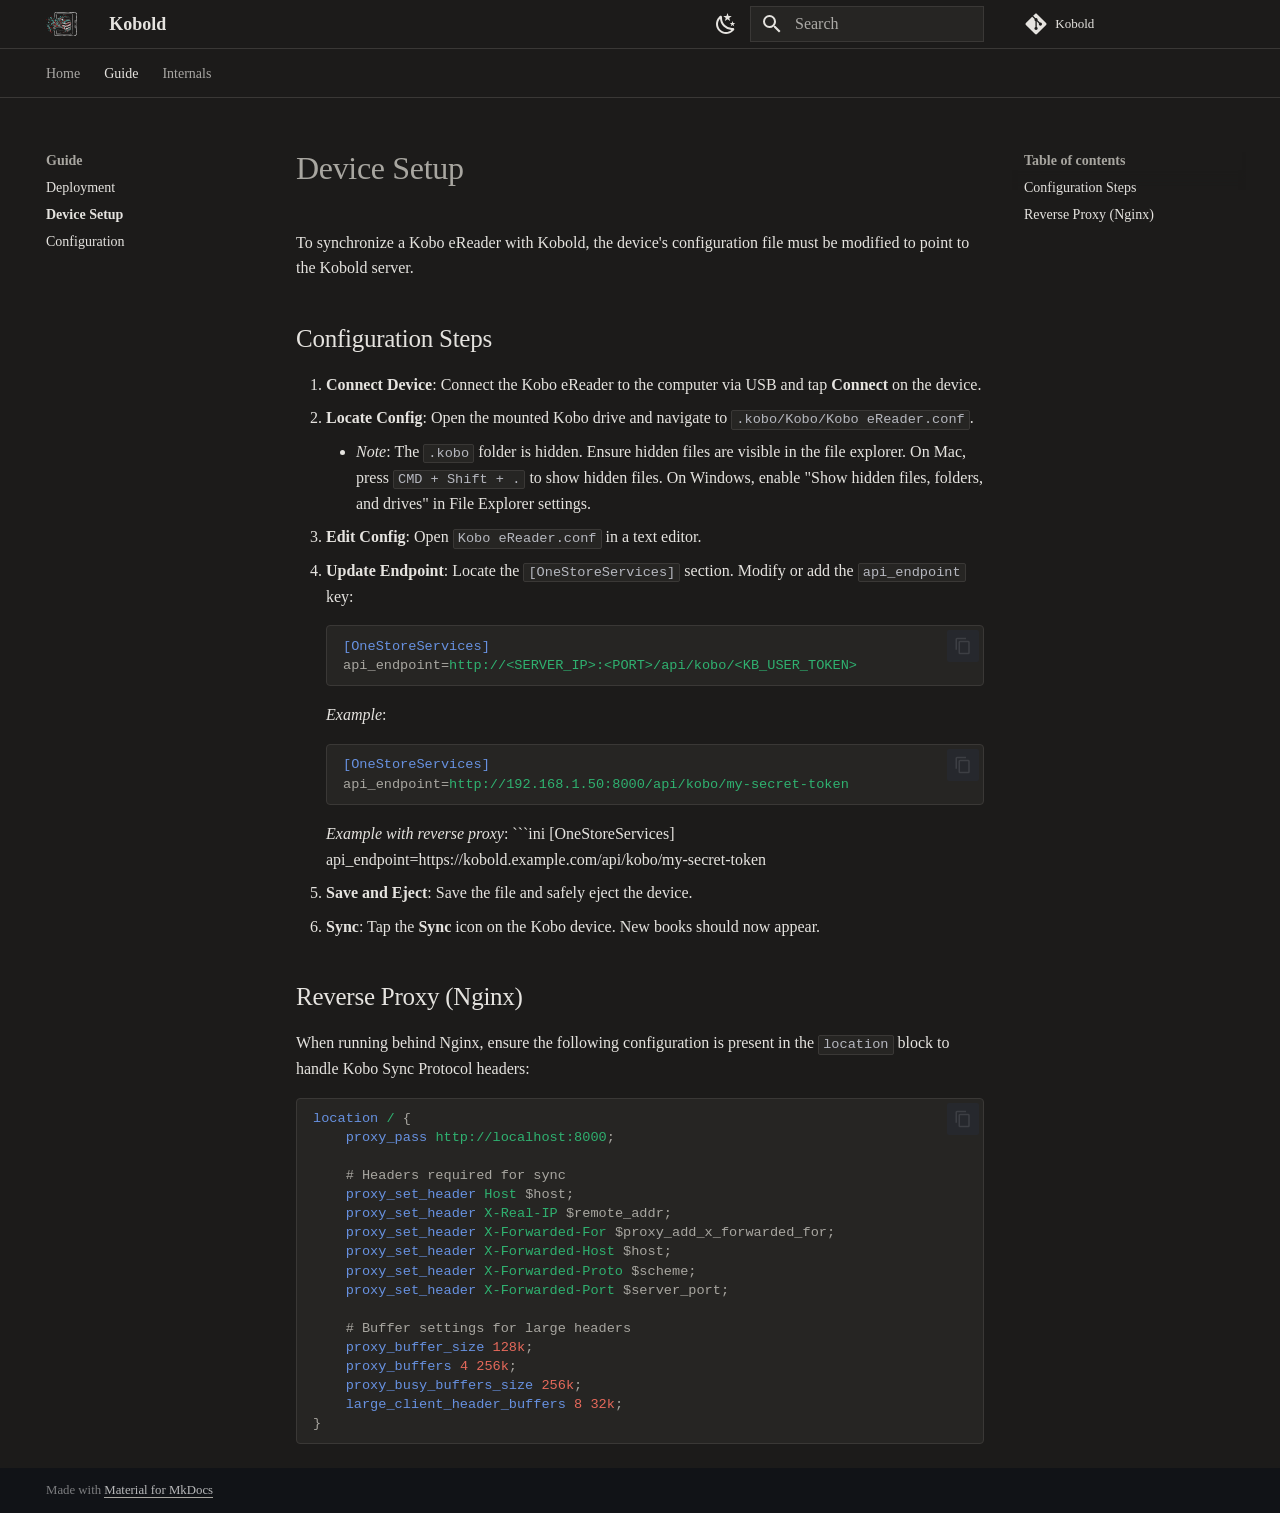
<file: device_setup/index.html>
<!doctype html>
<html lang="en" class="no-js">
  <head>
    
      <meta charset="utf-8">
      <meta name="viewport" content="width=device-width,initial-scale=1">
      
        <meta name="description" content="Headless Kobo library synchronization daemon.">
      
      
      
        <link rel="canonical" href="https://niy.github.io/kobold/device_setup/">
      
      
        <link rel="prev" href="../deployment/">
      
      
        <link rel="next" href="../configuration/">
      
      
        
      
      
      <link rel="icon" href="../assets/kobold_logo.svg">
      <meta name="generator" content="mkdocs-1.6.1, mkdocs-material-9.7.1">
    
    
      
        <title>Device Setup - Kobold</title>
      
    
    
      <link rel="stylesheet" href="../assets/stylesheets/main.484c7ddc.min.css">
      
        
        <link rel="stylesheet" href="../assets/stylesheets/palette.ab4e12ef.min.css">
      
      


    
    
      
    
    
      
        
        
        <link rel="preconnect" href="https://fonts.gstatic.com" crossorigin>
        <link rel="stylesheet" href="https://fonts.googleapis.com/css?family=Roboto:300,300i,400,400i,700,700i%7CRoboto+Mono:400,400i,700,700i&display=fallback">
        <style>:root{--md-text-font:"Roboto";--md-code-font:"Roboto Mono"}</style>
      
    
    
      <link rel="stylesheet" href="../stylesheets/extra.css">
    
    <script>__md_scope=new URL("..",location),__md_hash=e=>[...e].reduce(((e,_)=>(e<<5)-e+_.charCodeAt(0)),0),__md_get=(e,_=localStorage,t=__md_scope)=>JSON.parse(_.getItem(t.pathname+"."+e)),__md_set=(e,_,t=localStorage,a=__md_scope)=>{try{t.setItem(a.pathname+"."+e,JSON.stringify(_))}catch(e){}}</script>
    
      

    
    
  </head>
  
  
    
    
      
    
    
    
    
    <body dir="ltr" data-md-color-scheme="slate" data-md-color-primary="custom" data-md-color-accent="custom">
  
    
    <input class="md-toggle" data-md-toggle="drawer" type="checkbox" id="__drawer" autocomplete="off">
    <input class="md-toggle" data-md-toggle="search" type="checkbox" id="__search" autocomplete="off">
    <label class="md-overlay" for="__drawer"></label>
    <div data-md-component="skip">
      
        
        <a href="#device-setup" class="md-skip">
          Skip to content
        </a>
      
    </div>
    <div data-md-component="announce">
      
    </div>
    
    
      

<header class="md-header" data-md-component="header">
  <nav class="md-header__inner md-grid" aria-label="Header">
    <a href=".." title="Kobold" class="md-header__button md-logo" aria-label="Kobold" data-md-component="logo">
      
  <img src="../assets/kobold_logo.svg" alt="logo">

    </a>
    <label class="md-header__button md-icon" for="__drawer">
      
      <svg xmlns="http://www.w3.org/2000/svg" viewBox="0 0 24 24"><path d="M3 6h18v2H3zm0 5h18v2H3zm0 5h18v2H3z"/></svg>
    </label>
    <div class="md-header__title" data-md-component="header-title">
      <div class="md-header__ellipsis">
        <div class="md-header__topic">
          <span class="md-ellipsis">
            Kobold
          </span>
        </div>
        <div class="md-header__topic" data-md-component="header-topic">
          <span class="md-ellipsis">
            
              Device Setup
            
          </span>
        </div>
      </div>
    </div>
    
      
        <form class="md-header__option" data-md-component="palette">
  
    
    
    
    <input class="md-option" data-md-color-media="" data-md-color-scheme="slate" data-md-color-primary="custom" data-md-color-accent="custom"  aria-label="Switch to light mode"  type="radio" name="__palette" id="__palette_0">
    
      <label class="md-header__button md-icon" title="Switch to light mode" for="__palette_1" hidden>
        <svg xmlns="http://www.w3.org/2000/svg" viewBox="0 0 24 24"><path d="m17.75 4.09-2.53 1.94.91 3.06-2.63-1.81-2.63 1.81.91-3.06-2.53-1.94L12.44 4l1.06-3 1.06 3zm3.5 6.91-1.64 1.25.59 1.98-1.7-1.17-1.7 1.17.59-1.98L15.75 11l2.06-.05L18.5 9l.69 1.95zm-2.28 4.95c.83-.08 1.72 1.1 1.19 1.85-.32.45-.66.87-1.08 1.27C15.17 23 8.84 23 4.94 19.07c-3.91-3.9-3.91-10.24 0-14.14.4-.4.82-.76 1.27-1.08.75-.53 1.93.36 1.85 1.19-.27 2.86.69 5.83 2.89 8.02a9.96 9.96 0 0 0 8.02 2.89m-1.64 2.02a12.08 12.08 0 0 1-7.8-3.47c-2.17-2.19-3.33-5-3.49-7.82-2.81 3.14-2.7 7.96.31 10.98 3.02 3.01 7.84 3.12 10.98.31"/></svg>
      </label>
    
  
    
    
    
    <input class="md-option" data-md-color-media="" data-md-color-scheme="default" data-md-color-primary="custom" data-md-color-accent="custom"  aria-label="Switch to dark mode"  type="radio" name="__palette" id="__palette_1">
    
      <label class="md-header__button md-icon" title="Switch to dark mode" for="__palette_0" hidden>
        <svg xmlns="http://www.w3.org/2000/svg" viewBox="0 0 24 24"><path d="M12 7a5 5 0 0 1 5 5 5 5 0 0 1-5 5 5 5 0 0 1-5-5 5 5 0 0 1 5-5m0 2a3 3 0 0 0-3 3 3 3 0 0 0 3 3 3 3 0 0 0 3-3 3 3 0 0 0-3-3m0-7 2.39 3.42C13.65 5.15 12.84 5 12 5s-1.65.15-2.39.42zM3.34 7l4.16-.35A7.2 7.2 0 0 0 5.94 8.5c-.44.74-.69 1.5-.83 2.29zm.02 10 1.76-3.77a7.131 7.131 0 0 0 2.38 4.14zM20.65 7l-1.77 3.79a7.02 7.02 0 0 0-2.38-4.15zm-.01 10-4.14.36c.59-.51 1.12-1.14 1.54-1.86.42-.73.69-1.5.83-2.29zM12 22l-2.41-3.44c.74.27 1.55.44 2.41.44.82 0 1.63-.17 2.37-.44z"/></svg>
      </label>
    
  
</form>
      
    
    
      <script>var palette=__md_get("__palette");if(palette&&palette.color){if("(prefers-color-scheme)"===palette.color.media){var media=matchMedia("(prefers-color-scheme: light)"),input=document.querySelector(media.matches?"[data-md-color-media='(prefers-color-scheme: light)']":"[data-md-color-media='(prefers-color-scheme: dark)']");palette.color.media=input.getAttribute("data-md-color-media"),palette.color.scheme=input.getAttribute("data-md-color-scheme"),palette.color.primary=input.getAttribute("data-md-color-primary"),palette.color.accent=input.getAttribute("data-md-color-accent")}for(var[key,value]of Object.entries(palette.color))document.body.setAttribute("data-md-color-"+key,value)}</script>
    
    
    
      
      
        <label class="md-header__button md-icon" for="__search">
          
          <svg xmlns="http://www.w3.org/2000/svg" viewBox="0 0 24 24"><path d="M9.5 3A6.5 6.5 0 0 1 16 9.5c0 1.61-.59 3.09-1.56 4.23l.27.27h.79l5 5-1.5 1.5-5-5v-.79l-.27-.27A6.52 6.52 0 0 1 9.5 16 6.5 6.5 0 0 1 3 9.5 6.5 6.5 0 0 1 9.5 3m0 2C7 5 5 7 5 9.5S7 14 9.5 14 14 12 14 9.5 12 5 9.5 5"/></svg>
        </label>
        <div class="md-search" data-md-component="search" role="dialog">
  <label class="md-search__overlay" for="__search"></label>
  <div class="md-search__inner" role="search">
    <form class="md-search__form" name="search">
      <input type="text" class="md-search__input" name="query" aria-label="Search" placeholder="Search" autocapitalize="off" autocorrect="off" autocomplete="off" spellcheck="false" data-md-component="search-query" required>
      <label class="md-search__icon md-icon" for="__search">
        
        <svg xmlns="http://www.w3.org/2000/svg" viewBox="0 0 24 24"><path d="M9.5 3A6.5 6.5 0 0 1 16 9.5c0 1.61-.59 3.09-1.56 4.23l.27.27h.79l5 5-1.5 1.5-5-5v-.79l-.27-.27A6.52 6.52 0 0 1 9.5 16 6.5 6.5 0 0 1 3 9.5 6.5 6.5 0 0 1 9.5 3m0 2C7 5 5 7 5 9.5S7 14 9.5 14 14 12 14 9.5 12 5 9.5 5"/></svg>
        
        <svg xmlns="http://www.w3.org/2000/svg" viewBox="0 0 24 24"><path d="M20 11v2H8l5.5 5.5-1.42 1.42L4.16 12l7.92-7.92L13.5 5.5 8 11z"/></svg>
      </label>
      <nav class="md-search__options" aria-label="Search">
        
        <button type="reset" class="md-search__icon md-icon" title="Clear" aria-label="Clear" tabindex="-1">
          
          <svg xmlns="http://www.w3.org/2000/svg" viewBox="0 0 24 24"><path d="M19 6.41 17.59 5 12 10.59 6.41 5 5 6.41 10.59 12 5 17.59 6.41 19 12 13.41 17.59 19 19 17.59 13.41 12z"/></svg>
        </button>
      </nav>
      
        <div class="md-search__suggest" data-md-component="search-suggest"></div>
      
    </form>
    <div class="md-search__output">
      <div class="md-search__scrollwrap" tabindex="0" data-md-scrollfix>
        <div class="md-search-result" data-md-component="search-result">
          <div class="md-search-result__meta">
            Initializing search
          </div>
          <ol class="md-search-result__list" role="presentation"></ol>
        </div>
      </div>
    </div>
  </div>
</div>
      
    
    
      <div class="md-header__source">
        <a href="https://github.com/niy/kobold" title="Go to repository" class="md-source" data-md-component="source">
  <div class="md-source__icon md-icon">
    
    <svg xmlns="http://www.w3.org/2000/svg" viewBox="0 0 448 512"><!--! Font Awesome Free 7.1.0 by @fontawesome - https://fontawesome.com License - https://fontawesome.com/license/free (Icons: CC BY 4.0, Fonts: SIL OFL 1.1, Code: MIT License) Copyright 2025 Fonticons, Inc.--><path d="M439.6 236.1 244 40.5c-5.4-5.5-12.8-8.5-20.4-8.5s-15 3-20.4 8.4L162.5 81l51.5 51.5c27.1-9.1 52.7 16.8 43.4 43.7l49.7 49.7c34.2-11.8 61.2 31 35.5 56.7-26.5 26.5-70.2-2.9-56-37.3L240.3 199v121.9c25.3 12.5 22.3 41.8 9.1 55-6.4 6.4-15.2 10.1-24.3 10.1s-17.8-3.6-24.3-10.1c-17.6-17.6-11.1-46.9 11.2-56v-123c-20.8-8.5-24.6-30.7-18.6-45L142.6 101 8.5 235.1C3 240.6 0 247.9 0 255.5s3 15 8.5 20.4l195.6 195.7c5.4 5.4 12.7 8.4 20.4 8.4s15-3 20.4-8.4l194.7-194.7c5.4-5.4 8.4-12.8 8.4-20.4s-3-15-8.4-20.4"/></svg>
  </div>
  <div class="md-source__repository">
    Kobold
  </div>
</a>
      </div>
    
  </nav>
  
</header>
    
    <div class="md-container" data-md-component="container">
      
      
        
          
            
<nav class="md-tabs" aria-label="Tabs" data-md-component="tabs">
  <div class="md-grid">
    <ul class="md-tabs__list">
      
        
  
  
  
  
    <li class="md-tabs__item">
      <a href=".." class="md-tabs__link">
        
  
  
    
  
  Home

      </a>
    </li>
  

      
        
  
  
  
    
  
  
    
    
      <li class="md-tabs__item md-tabs__item--active">
        <a href="../deployment/" class="md-tabs__link">
          
  
  
  Guide

        </a>
      </li>
    
  

      
        
  
  
  
  
    
    
      <li class="md-tabs__item">
        <a href="../architecture/" class="md-tabs__link">
          
  
  
  Internals

        </a>
      </li>
    
  

      
    </ul>
  </div>
</nav>
          
        
      
      <main class="md-main" data-md-component="main">
        <div class="md-main__inner md-grid">
          
            
              
              <div class="md-sidebar md-sidebar--primary" data-md-component="sidebar" data-md-type="navigation" >
                <div class="md-sidebar__scrollwrap">
                  <div class="md-sidebar__inner">
                    


  


<nav class="md-nav md-nav--primary md-nav--lifted" aria-label="Navigation" data-md-level="0">
  <label class="md-nav__title" for="__drawer">
    <a href=".." title="Kobold" class="md-nav__button md-logo" aria-label="Kobold" data-md-component="logo">
      
  <img src="../assets/kobold_logo.svg" alt="logo">

    </a>
    Kobold
  </label>
  
    <div class="md-nav__source">
      <a href="https://github.com/niy/kobold" title="Go to repository" class="md-source" data-md-component="source">
  <div class="md-source__icon md-icon">
    
    <svg xmlns="http://www.w3.org/2000/svg" viewBox="0 0 448 512"><!--! Font Awesome Free 7.1.0 by @fontawesome - https://fontawesome.com License - https://fontawesome.com/license/free (Icons: CC BY 4.0, Fonts: SIL OFL 1.1, Code: MIT License) Copyright 2025 Fonticons, Inc.--><path d="M439.6 236.1 244 40.5c-5.4-5.5-12.8-8.5-20.4-8.5s-15 3-20.4 8.4L162.5 81l51.5 51.5c27.1-9.1 52.7 16.8 43.4 43.7l49.7 49.7c34.2-11.8 61.2 31 35.5 56.7-26.5 26.5-70.2-2.9-56-37.3L240.3 199v121.9c25.3 12.5 22.3 41.8 9.1 55-6.4 6.4-15.2 10.1-24.3 10.1s-17.8-3.6-24.3-10.1c-17.6-17.6-11.1-46.9 11.2-56v-123c-20.8-8.5-24.6-30.7-18.6-45L142.6 101 8.5 235.1C3 240.6 0 247.9 0 255.5s3 15 8.5 20.4l195.6 195.7c5.4 5.4 12.7 8.4 20.4 8.4s15-3 20.4-8.4l194.7-194.7c5.4-5.4 8.4-12.8 8.4-20.4s-3-15-8.4-20.4"/></svg>
  </div>
  <div class="md-source__repository">
    Kobold
  </div>
</a>
    </div>
  
  <ul class="md-nav__list" data-md-scrollfix>
    
      
      
  
  
  
  
    <li class="md-nav__item">
      <a href=".." class="md-nav__link">
        
  
  
  <span class="md-ellipsis">
    
  
    Home
  

    
  </span>
  
  

      </a>
    </li>
  

    
      
      
  
  
    
  
  
  
    
    
    
    
      
        
        
      
      
        
      
    
    
    <li class="md-nav__item md-nav__item--active md-nav__item--section md-nav__item--nested">
      
        
        
        <input class="md-nav__toggle md-toggle " type="checkbox" id="__nav_2" checked>
        
          
          <label class="md-nav__link" for="__nav_2" id="__nav_2_label" tabindex="">
            
  
  
  <span class="md-ellipsis">
    
  
    Guide
  

    
  </span>
  
  

            <span class="md-nav__icon md-icon"></span>
          </label>
        
        <nav class="md-nav" data-md-level="1" aria-labelledby="__nav_2_label" aria-expanded="true">
          <label class="md-nav__title" for="__nav_2">
            <span class="md-nav__icon md-icon"></span>
            
  
    Guide
  

          </label>
          <ul class="md-nav__list" data-md-scrollfix>
            
              
                
  
  
  
  
    <li class="md-nav__item">
      <a href="../deployment/" class="md-nav__link">
        
  
  
  <span class="md-ellipsis">
    
  
    Deployment
  

    
  </span>
  
  

      </a>
    </li>
  

              
            
              
                
  
  
    
  
  
  
    <li class="md-nav__item md-nav__item--active">
      
      <input class="md-nav__toggle md-toggle" type="checkbox" id="__toc">
      
      
        
      
      
        <label class="md-nav__link md-nav__link--active" for="__toc">
          
  
  
  <span class="md-ellipsis">
    
  
    Device Setup
  

    
  </span>
  
  

          <span class="md-nav__icon md-icon"></span>
        </label>
      
      <a href="./" class="md-nav__link md-nav__link--active">
        
  
  
  <span class="md-ellipsis">
    
  
    Device Setup
  

    
  </span>
  
  

      </a>
      
        

<nav class="md-nav md-nav--secondary" aria-label="Table of contents">
  
  
  
    
  
  
    <label class="md-nav__title" for="__toc">
      <span class="md-nav__icon md-icon"></span>
      Table of contents
    </label>
    <ul class="md-nav__list" data-md-component="toc" data-md-scrollfix>
      
        <li class="md-nav__item">
  <a href="#configuration-steps" class="md-nav__link">
    <span class="md-ellipsis">
      
        Configuration Steps
      
    </span>
  </a>
  
</li>
      
        <li class="md-nav__item">
  <a href="#reverse-proxy-nginx" class="md-nav__link">
    <span class="md-ellipsis">
      
        Reverse Proxy (Nginx)
      
    </span>
  </a>
  
</li>
      
    </ul>
  
</nav>
      
    </li>
  

              
            
              
                
  
  
  
  
    <li class="md-nav__item">
      <a href="../configuration/" class="md-nav__link">
        
  
  
  <span class="md-ellipsis">
    
  
    Configuration
  

    
  </span>
  
  

      </a>
    </li>
  

              
            
          </ul>
        </nav>
      
    </li>
  

    
      
      
  
  
  
  
    
    
    
    
      
      
        
      
    
    
    <li class="md-nav__item md-nav__item--nested">
      
        
        
        <input class="md-nav__toggle md-toggle " type="checkbox" id="__nav_3" >
        
          
          <label class="md-nav__link" for="__nav_3" id="__nav_3_label" tabindex="0">
            
  
  
  <span class="md-ellipsis">
    
  
    Internals
  

    
  </span>
  
  

            <span class="md-nav__icon md-icon"></span>
          </label>
        
        <nav class="md-nav" data-md-level="1" aria-labelledby="__nav_3_label" aria-expanded="false">
          <label class="md-nav__title" for="__nav_3">
            <span class="md-nav__icon md-icon"></span>
            
  
    Internals
  

          </label>
          <ul class="md-nav__list" data-md-scrollfix>
            
              
                
  
  
  
  
    <li class="md-nav__item">
      <a href="../architecture/" class="md-nav__link">
        
  
  
  <span class="md-ellipsis">
    
  
    Architecture
  

    
  </span>
  
  

      </a>
    </li>
  

              
            
          </ul>
        </nav>
      
    </li>
  

    
  </ul>
</nav>
                  </div>
                </div>
              </div>
            
            
              
              <div class="md-sidebar md-sidebar--secondary" data-md-component="sidebar" data-md-type="toc" >
                <div class="md-sidebar__scrollwrap">
                  <div class="md-sidebar__inner">
                    

<nav class="md-nav md-nav--secondary" aria-label="Table of contents">
  
  
  
    
  
  
    <label class="md-nav__title" for="__toc">
      <span class="md-nav__icon md-icon"></span>
      Table of contents
    </label>
    <ul class="md-nav__list" data-md-component="toc" data-md-scrollfix>
      
        <li class="md-nav__item">
  <a href="#configuration-steps" class="md-nav__link">
    <span class="md-ellipsis">
      
        Configuration Steps
      
    </span>
  </a>
  
</li>
      
        <li class="md-nav__item">
  <a href="#reverse-proxy-nginx" class="md-nav__link">
    <span class="md-ellipsis">
      
        Reverse Proxy (Nginx)
      
    </span>
  </a>
  
</li>
      
    </ul>
  
</nav>
                  </div>
                </div>
              </div>
            
          
          
            <div class="md-content" data-md-component="content">
              
              <article class="md-content__inner md-typeset">
                
                  


  
  


<h1 id="device-setup">Device Setup</h1>
<p>To synchronize a Kobo eReader with Kobold, the device's configuration file must be modified to point to the Kobold server.</p>
<h2 id="configuration-steps">Configuration Steps</h2>
<ol>
<li><strong>Connect Device</strong>: Connect the Kobo eReader to the computer via USB and tap <strong>Connect</strong> on the device.</li>
<li><strong>Locate Config</strong>: Open the mounted Kobo drive and navigate to <code>.kobo/Kobo/Kobo eReader.conf</code>.<ul>
<li><em>Note</em>: The <code>.kobo</code> folder is hidden. Ensure hidden files are visible in the file explorer. On Mac, press <code>CMD + Shift + .</code> to show hidden files. On Windows, enable "Show hidden files, folders, and drives" in File Explorer settings.</li>
</ul>
</li>
<li><strong>Edit Config</strong>: Open <code>Kobo eReader.conf</code> in a text editor.</li>
<li>
<p><strong>Update Endpoint</strong>: Locate the <code>[OneStoreServices]</code> section. Modify or add the <code>api_endpoint</code> key:</p>
<div class="highlight"><pre><span></span><code><a id="__codelineno-0-1" name="__codelineno-0-1" href="#__codelineno-0-1"></a><span class="k">[OneStoreServices]</span>
<a id="__codelineno-0-2" name="__codelineno-0-2" href="#__codelineno-0-2"></a><span class="na">api_endpoint</span><span class="o">=</span><span class="s">http://&lt;SERVER_IP&gt;:&lt;PORT&gt;/api/kobo/&lt;KB_USER_TOKEN&gt;</span>
</code></pre></div>
<p><em>Example</em>:
<div class="highlight"><pre><span></span><code><a id="__codelineno-1-1" name="__codelineno-1-1" href="#__codelineno-1-1"></a><span class="k">[OneStoreServices]</span>
<a id="__codelineno-1-2" name="__codelineno-1-2" href="#__codelineno-1-2"></a><span class="na">api_endpoint</span><span class="o">=</span><span class="s">http://192.168.1.50:8000/api/kobo/my-secret-token</span>
</code></pre></div></p>
<p><em>Example with reverse proxy</em>:
```ini
[OneStoreServices]
api_endpoint=https://kobold.example.com/api/kobo/my-secret-token</p>
</li>
<li>
<p><strong>Save and Eject</strong>: Save the file and safely eject the device.</p>
</li>
<li><strong>Sync</strong>: Tap the <strong>Sync</strong> icon on the Kobo device. New books should now appear.</li>
</ol>
<h2 id="reverse-proxy-nginx">Reverse Proxy (Nginx)</h2>
<p>When running behind Nginx, ensure the following configuration is present in the <code>location</code> block to handle Kobo Sync Protocol headers:</p>
<div class="highlight"><pre><span></span><code><a id="__codelineno-2-1" name="__codelineno-2-1" href="#__codelineno-2-1"></a><span class="k">location</span><span class="w"> </span><span class="s">/</span><span class="w"> </span><span class="p">{</span>
<a id="__codelineno-2-2" name="__codelineno-2-2" href="#__codelineno-2-2"></a><span class="w">    </span><span class="kn">proxy_pass</span><span class="w"> </span><span class="s">http://localhost:8000</span><span class="p">;</span>
<a id="__codelineno-2-3" name="__codelineno-2-3" href="#__codelineno-2-3"></a>
<a id="__codelineno-2-4" name="__codelineno-2-4" href="#__codelineno-2-4"></a><span class="w">    </span><span class="c1"># Headers required for sync</span>
<a id="__codelineno-2-5" name="__codelineno-2-5" href="#__codelineno-2-5"></a><span class="w">    </span><span class="kn">proxy_set_header</span><span class="w"> </span><span class="s">Host</span><span class="w"> </span><span class="nv">$host</span><span class="p">;</span>
<a id="__codelineno-2-6" name="__codelineno-2-6" href="#__codelineno-2-6"></a><span class="w">    </span><span class="kn">proxy_set_header</span><span class="w"> </span><span class="s">X-Real-IP</span><span class="w"> </span><span class="nv">$remote_addr</span><span class="p">;</span>
<a id="__codelineno-2-7" name="__codelineno-2-7" href="#__codelineno-2-7"></a><span class="w">    </span><span class="kn">proxy_set_header</span><span class="w"> </span><span class="s">X-Forwarded-For</span><span class="w"> </span><span class="nv">$proxy_add_x_forwarded_for</span><span class="p">;</span>
<a id="__codelineno-2-8" name="__codelineno-2-8" href="#__codelineno-2-8"></a><span class="w">    </span><span class="kn">proxy_set_header</span><span class="w"> </span><span class="s">X-Forwarded-Host</span><span class="w"> </span><span class="nv">$host</span><span class="p">;</span>
<a id="__codelineno-2-9" name="__codelineno-2-9" href="#__codelineno-2-9"></a><span class="w">    </span><span class="kn">proxy_set_header</span><span class="w"> </span><span class="s">X-Forwarded-Proto</span><span class="w"> </span><span class="nv">$scheme</span><span class="p">;</span>
<a id="__codelineno-2-10" name="__codelineno-2-10" href="#__codelineno-2-10"></a><span class="w">    </span><span class="kn">proxy_set_header</span><span class="w"> </span><span class="s">X-Forwarded-Port</span><span class="w"> </span><span class="nv">$server_port</span><span class="p">;</span>
<a id="__codelineno-2-11" name="__codelineno-2-11" href="#__codelineno-2-11"></a>
<a id="__codelineno-2-12" name="__codelineno-2-12" href="#__codelineno-2-12"></a><span class="w">    </span><span class="c1"># Buffer settings for large headers</span>
<a id="__codelineno-2-13" name="__codelineno-2-13" href="#__codelineno-2-13"></a><span class="w">    </span><span class="kn">proxy_buffer_size</span><span class="w"> </span><span class="mi">128k</span><span class="p">;</span>
<a id="__codelineno-2-14" name="__codelineno-2-14" href="#__codelineno-2-14"></a><span class="w">    </span><span class="kn">proxy_buffers</span><span class="w"> </span><span class="mi">4</span><span class="w"> </span><span class="mi">256k</span><span class="p">;</span>
<a id="__codelineno-2-15" name="__codelineno-2-15" href="#__codelineno-2-15"></a><span class="w">    </span><span class="kn">proxy_busy_buffers_size</span><span class="w"> </span><span class="mi">256k</span><span class="p">;</span>
<a id="__codelineno-2-16" name="__codelineno-2-16" href="#__codelineno-2-16"></a><span class="w">    </span><span class="kn">large_client_header_buffers</span><span class="w"> </span><span class="mi">8</span><span class="w"> </span><span class="mi">32k</span><span class="p">;</span>
<a id="__codelineno-2-17" name="__codelineno-2-17" href="#__codelineno-2-17"></a><span class="p">}</span>
</code></pre></div>












                
              </article>
            </div>
          
          
<script>var target=document.getElementById(location.hash.slice(1));target&&target.name&&(target.checked=target.name.startsWith("__tabbed_"))</script>
        </div>
        
          <button type="button" class="md-top md-icon" data-md-component="top" hidden>
  
  <svg xmlns="http://www.w3.org/2000/svg" viewBox="0 0 24 24"><path d="M13 20h-2V8l-5.5 5.5-1.42-1.42L12 4.16l7.92 7.92-1.42 1.42L13 8z"/></svg>
  Back to top
</button>
        
      </main>
      
        <footer class="md-footer">
  
  <div class="md-footer-meta md-typeset">
    <div class="md-footer-meta__inner md-grid">
      <div class="md-copyright">
  
  
    Made with
    <a href="https://squidfunk.github.io/mkdocs-material/" target="_blank" rel="noopener">
      Material for MkDocs
    </a>
  
</div>
      
    </div>
  </div>
</footer>
      
    </div>
    <div class="md-dialog" data-md-component="dialog">
      <div class="md-dialog__inner md-typeset"></div>
    </div>
    
    
    
      
      
      <script id="__config" type="application/json">{"annotate": null, "base": "..", "features": ["navigation.tabs", "navigation.sections", "navigation.top", "navigation.instant", "search.suggest", "search.highlight", "content.code.copy"], "search": "../assets/javascripts/workers/search.2c215733.min.js", "tags": null, "translations": {"clipboard.copied": "Copied to clipboard", "clipboard.copy": "Copy to clipboard", "search.result.more.one": "1 more on this page", "search.result.more.other": "# more on this page", "search.result.none": "No matching documents", "search.result.one": "1 matching document", "search.result.other": "# matching documents", "search.result.placeholder": "Type to start searching", "search.result.term.missing": "Missing", "select.version": "Select version"}, "version": null}</script>
    
    
      <script src="../assets/javascripts/bundle.79ae519e.min.js"></script>
      
        <script src="../javascripts/token-generator.js"></script>
      
    
  </body>
</html>
</file>
<file: stylesheets/extra.css>
:root {
    --md-text-font: "Georgia", "Times New Roman", serif;
    --md-code-font: "Courier New", "Monaco", monospace;
}

[data-md-color-scheme="slate"] {
    --md-default-bg-color: #1C1B1A;
    --md-default-fg-color: #E5E3DF;
    --md-default-fg-color--light: #A8A6A0;
    --md-primary-fg-color: #E5E3DF;
    --md-accent-fg-color: #E5E3DF;
    --md-typeset-a-color: #E5E3DF;
    --eink-surface: #262523;
    --eink-border: #3A3836;
}

[data-md-color-scheme="default"] {
    --md-default-bg-color: #FAF8F5;
    --md-default-fg-color: #2A2A28;
    --md-default-fg-color--light: #5C5A56;
    --md-primary-fg-color: #2A8A82;
    --md-accent-fg-color: #2A8A82;
    --md-typeset-a-color: #2A8A82;
    --eink-surface: #F0EDE8;
    --eink-border: #DDD9D2;
}

body,
.md-typeset {
    font-family: var(--md-text-font);
    -webkit-font-smoothing: antialiased;
}

.md-header,
.md-tabs,
.md-sidebar,
.md-footer,
.md-nav {
    background-color: var(--md-default-bg-color);
    color: var(--md-default-fg-color);
}

.md-header {
    box-shadow: none;
    border-bottom: 1px solid var(--eink-border);
}

.md-header[data-md-state="shadow"] {
    box-shadow: 0 1px 0 var(--eink-border);
}

.md-tabs {
    border-bottom: 1px solid var(--eink-border);
    box-shadow: none;
}

.md-typeset code {
    background-color: var(--eink-surface);
    border: 1px solid var(--eink-border);
    border-radius: 2px;
    font-family: var(--md-code-font);
    padding: 0.1em 0.3em;
}

.md-typeset pre {
    background-color: var(--eink-surface);
    border: 1px solid var(--eink-border);
    border-radius: 4px;
    box-shadow: none;
}

.md-typeset pre code {
    background: none;
    border: none;
}

.md-typeset .admonition,
.md-typeset table:not([class]) {
    background-color: var(--eink-surface);
    border: 1px solid var(--eink-border);
    box-shadow: none;
}

.md-typeset table:not([class]) th {
    background-color: var(--eink-surface);
    border-bottom: 2px solid var(--eink-border);
}

.md-typeset table:not([class]) td {
    border-bottom: 1px solid var(--eink-border);
}

.md-typeset a {
    border-bottom: 1px solid var(--md-default-fg-color--light);
    transition: all 0.15s;
    text-decoration: none;
}

.md-typeset a:hover {
    color: var(--md-default-fg-color);
    border-bottom: 2px solid var(--md-default-fg-color);
}

.md-typeset a:active {
    background-color: var(--md-default-fg-color);
    color: var(--md-default-bg-color);
}

.md-typeset .md-button {
    background-color: transparent;
    border: 2px solid var(--md-default-fg-color);
    border-radius: 20px;
    color: var(--md-default-fg-color);
    box-shadow: none;
    font-weight: 600;
    padding: 0.4em 1.2em;
    transition: all 0.2s ease;
}

.md-typeset .md-button:hover {
    background-color: var(--md-default-fg-color);
    color: var(--md-default-bg-color);
    opacity: 1;
}

.md-nav__link--active,
.md-nav__link:hover {
    color: var(--md-default-fg-color) !important;
    font-weight: 700 !important;
    background-color: transparent !important;
}

.md-nav__item .md-nav__link {
    box-shadow: none !important;
}

.md-search__input {
    background-color: var(--eink-surface);
    border: 1px solid var(--eink-border);
    color: var(--md-default-fg-color);
}

.md-search__input:focus {
    border-color: var(--md-default-fg-color);
}

.md-search__input::placeholder {
    color: var(--md-default-fg-color);
    opacity: 0.7;
}

.md-search__icon {
    color: var(--md-default-fg-color) !important;
}

::-webkit-scrollbar-track {
    background: var(--md-default-bg-color);
}

::-webkit-scrollbar-thumb {
    background: var(--eink-border);
    border-radius: 3px;
}

::-webkit-scrollbar-thumb:hover {
    background: var(--md-default-fg-color--light);
}

.md-nav--primary .md-nav__header,
.md-nav--primary .md-nav__title,
.md-nav--primary .md-nav__title[data-md-state="active"],
.md-nav__source {
    background-color: transparent !important;
    color: var(--md-default-fg-color) !important;
}

.md-nav--primary .md-nav__header {
    background-color: var(--md-default-bg-color) !important;
}

.md-header__button.md-logo img,
.md-nav__button.md-logo img {
    content: url("../assets/kobold_logo_dark.svg");
}

[data-md-color-scheme="default"] .md-header__button.md-logo img,
[data-md-color-scheme="default"] .md-nav__button.md-logo img {
    content: url("../assets/kobold_logo.svg");
}

.light-only {
    display: none !important;
}

.dark-only {
    display: inline-block !important;
}

[data-md-color-scheme="default"] .light-only {
    display: inline-block !important;
}

[data-md-color-scheme="default"] .dark-only {
    display: none !important;
}

.kobold-logo-container {
    text-align: center;
    padding: 1rem 0;
}

.kobold-logo {
    max-width: 200px;
    margin-bottom: 0.5rem;
}
</file>
<file: assets/stylesheets/main.484c7ddc.min.css>
@charset "UTF-8";html{-webkit-text-size-adjust:none;-moz-text-size-adjust:none;text-size-adjust:none;box-sizing:border-box}*,:after,:before{box-sizing:inherit}@media (prefers-reduced-motion){*,:after,:before{transition:none!important}}body{margin:0}a,button,input,label{-webkit-tap-highlight-color:transparent}a{color:inherit;text-decoration:none}hr{border:0;box-sizing:initial;display:block;height:.05rem;overflow:visible;padding:0}small{font-size:80%}sub,sup{line-height:1em}img{border-style:none}table{border-collapse:initial;border-spacing:0}td,th{font-weight:400;vertical-align:top}button{background:#0000;border:0;font-family:inherit;font-size:inherit;margin:0;padding:0}input{border:0;outline:none}:root{--md-primary-fg-color:#4051b5;--md-primary-fg-color--light:#5d6cc0;--md-primary-fg-color--dark:#303fa1;--md-primary-bg-color:#fff;--md-primary-bg-color--light:#ffffffb3;--md-accent-fg-color:#526cfe;--md-accent-fg-color--transparent:#526cfe1a;--md-accent-bg-color:#fff;--md-accent-bg-color--light:#ffffffb3}[data-md-color-scheme=default]{color-scheme:light}[data-md-color-scheme=default] img[src$="#gh-dark-mode-only"],[data-md-color-scheme=default] img[src$="#only-dark"]{display:none}:root,[data-md-color-scheme=default]{--md-hue:225deg;--md-default-fg-color:#000000de;--md-default-fg-color--light:#0000008a;--md-default-fg-color--lighter:#00000052;--md-default-fg-color--lightest:#00000012;--md-default-bg-color:#fff;--md-default-bg-color--light:#ffffffb3;--md-default-bg-color--lighter:#ffffff4d;--md-default-bg-color--lightest:#ffffff1f;--md-code-fg-color:#36464e;--md-code-bg-color:#f5f5f5;--md-code-bg-color--light:#f5f5f5b3;--md-code-bg-color--lighter:#f5f5f54d;--md-code-hl-color:#4287ff;--md-code-hl-color--light:#4287ff1a;--md-code-hl-number-color:#d52a2a;--md-code-hl-special-color:#db1457;--md-code-hl-function-color:#a846b9;--md-code-hl-constant-color:#6e59d9;--md-code-hl-keyword-color:#3f6ec6;--md-code-hl-string-color:#1c7d4d;--md-code-hl-name-color:var(--md-code-fg-color);--md-code-hl-operator-color:var(--md-default-fg-color--light);--md-code-hl-punctuation-color:var(--md-default-fg-color--light);--md-code-hl-comment-color:var(--md-default-fg-color--light);--md-code-hl-generic-color:var(--md-default-fg-color--light);--md-code-hl-variable-color:var(--md-default-fg-color--light);--md-typeset-color:var(--md-default-fg-color);--md-typeset-a-color:var(--md-primary-fg-color);--md-typeset-del-color:#f5503d26;--md-typeset-ins-color:#0bd57026;--md-typeset-kbd-color:#fafafa;--md-typeset-kbd-accent-color:#fff;--md-typeset-kbd-border-color:#b8b8b8;--md-typeset-mark-color:#ffff0080;--md-typeset-table-color:#0000001f;--md-typeset-table-color--light:rgba(0,0,0,.035);--md-admonition-fg-color:var(--md-default-fg-color);--md-admonition-bg-color:var(--md-default-bg-color);--md-warning-fg-color:#000000de;--md-warning-bg-color:#ff9;--md-footer-fg-color:#fff;--md-footer-fg-color--light:#ffffffb3;--md-footer-fg-color--lighter:#ffffff73;--md-footer-bg-color:#000000de;--md-footer-bg-color--dark:#00000052;--md-shadow-z1:0 0.2rem 0.5rem #0000000d,0 0 0.05rem #0000001a;--md-shadow-z2:0 0.2rem 0.5rem #0000001a,0 0 0.05rem #00000040;--md-shadow-z3:0 0.2rem 0.5rem #0003,0 0 0.05rem #00000059}.md-icon svg{fill:currentcolor;display:block;height:1.2rem;width:1.2rem}body{-webkit-font-smoothing:antialiased;-moz-osx-font-smoothing:grayscale;--md-text-font-family:var(--md-text-font,_),-apple-system,BlinkMacSystemFont,Helvetica,Arial,sans-serif;--md-code-font-family:var(--md-code-font,_),SFMono-Regular,Consolas,Menlo,monospace}aside,body,input{font-feature-settings:"kern","liga";color:var(--md-typeset-color);font-family:var(--md-text-font-family)}code,kbd,pre{font-feature-settings:"kern";font-family:var(--md-code-font-family)}:root{--md-typeset-table-sort-icon:url('data:image/svg+xml;charset=utf-8,<svg xmlns="http://www.w3.org/2000/svg" viewBox="0 0 24 24"><path d="m18 21-4-4h3V7h-3l4-4 4 4h-3v10h3M2 19v-2h10v2M2 13v-2h7v2M2 7V5h4v2z"/></svg>');--md-typeset-table-sort-icon--asc:url('data:image/svg+xml;charset=utf-8,<svg xmlns="http://www.w3.org/2000/svg" viewBox="0 0 24 24"><path d="M19 17h3l-4 4-4-4h3V3h2M2 17h10v2H2M6 5v2H2V5m0 6h7v2H2z"/></svg>');--md-typeset-table-sort-icon--desc:url('data:image/svg+xml;charset=utf-8,<svg xmlns="http://www.w3.org/2000/svg" viewBox="0 0 24 24"><path d="M19 7h3l-4-4-4 4h3v14h2M2 17h10v2H2M6 5v2H2V5m0 6h7v2H2z"/></svg>')}.md-typeset{-webkit-print-color-adjust:exact;color-adjust:exact;font-size:.8rem;line-height:1.6;overflow-wrap:break-word}@media print{.md-typeset{font-size:.68rem}}.md-typeset blockquote,.md-typeset dl,.md-typeset figure,.md-typeset ol,.md-typeset pre,.md-typeset ul{margin-bottom:1em;margin-top:1em}.md-typeset h1{color:var(--md-default-fg-color--light);font-size:2em;line-height:1.3;margin:0 0 1.25em}.md-typeset h1,.md-typeset h2{font-weight:300;letter-spacing:-.01em}.md-typeset h2{font-size:1.5625em;line-height:1.4;margin:1.6em 0 .64em}.md-typeset h3{font-size:1.25em;font-weight:400;letter-spacing:-.01em;line-height:1.5;margin:1.6em 0 .8em}.md-typeset h2+h3{margin-top:.8em}.md-typeset h4{font-weight:700;letter-spacing:-.01em;margin:1em 0}.md-typeset h5,.md-typeset h6{color:var(--md-default-fg-color--light);font-size:.8em;font-weight:700;letter-spacing:-.01em;margin:1.25em 0}.md-typeset h5{text-transform:uppercase}.md-typeset h5 code{text-transform:none}.md-typeset hr{border-bottom:.05rem solid var(--md-default-fg-color--lightest);display:flow-root;margin:1.5em 0}.md-typeset a{color:var(--md-typeset-a-color);word-break:break-word}.md-typeset a,.md-typeset a:before{transition:color 125ms}.md-typeset a:focus,.md-typeset a:hover{color:var(--md-accent-fg-color)}.md-typeset a:focus code,.md-typeset a:hover code{background-color:var(--md-accent-fg-color--transparent);color:var(--md-accent-fg-color)}.md-typeset a code{color:var(--md-typeset-a-color)}.md-typeset a.focus-visible{outline-color:var(--md-accent-fg-color);outline-offset:.2rem}.md-typeset code,.md-typeset kbd,.md-typeset pre{color:var(--md-code-fg-color);direction:ltr;font-variant-ligatures:none;transition:background-color 125ms}@media print{.md-typeset code,.md-typeset kbd,.md-typeset pre{white-space:pre-wrap}}.md-typeset code{background-color:var(--md-code-bg-color);border-radius:.1rem;-webkit-box-decoration-break:clone;box-decoration-break:clone;font-size:.85em;padding:0 .2941176471em;transition:color 125ms,background-color 125ms;word-break:break-word}.md-typeset code:not(.focus-visible){-webkit-tap-highlight-color:transparent;outline:none}.md-typeset pre{display:flow-root;line-height:1.4;position:relative}.md-typeset pre>code{-webkit-box-decoration-break:slice;box-decoration-break:slice;box-shadow:none;display:block;margin:0;outline-color:var(--md-accent-fg-color);overflow:auto;padding:.7720588235em 1.1764705882em;scrollbar-color:var(--md-default-fg-color--lighter) #0000;scrollbar-width:thin;touch-action:auto;word-break:normal}.md-typeset pre>code:hover{scrollbar-color:var(--md-accent-fg-color) #0000}.md-typeset pre>code::-webkit-scrollbar{height:.2rem;width:.2rem}.md-typeset pre>code::-webkit-scrollbar-thumb{background-color:var(--md-default-fg-color--lighter)}.md-typeset pre>code::-webkit-scrollbar-thumb:hover{background-color:var(--md-accent-fg-color)}.md-typeset kbd{background-color:var(--md-typeset-kbd-color);border-radius:.1rem;box-shadow:0 .1rem 0 .05rem var(--md-typeset-kbd-border-color),0 .1rem 0 var(--md-typeset-kbd-border-color),0 -.1rem .2rem var(--md-typeset-kbd-accent-color) inset;color:var(--md-default-fg-color);display:inline-block;font-size:.75em;padding:0 .6666666667em;vertical-align:text-top;word-break:break-word}.md-typeset mark{background-color:var(--md-typeset-mark-color);-webkit-box-decoration-break:clone;box-decoration-break:clone;color:inherit;word-break:break-word}.md-typeset abbr{cursor:help;text-decoration:none}.md-typeset [data-preview],.md-typeset abbr{border-bottom:.05rem dotted var(--md-default-fg-color--light)}.md-typeset small{opacity:.75}[dir=ltr] .md-typeset sub,[dir=ltr] .md-typeset sup{margin-left:.078125em}[dir=rtl] .md-typeset sub,[dir=rtl] .md-typeset sup{margin-right:.078125em}[dir=ltr] .md-typeset blockquote{padding-left:.6rem}[dir=rtl] .md-typeset blockquote{padding-right:.6rem}[dir=ltr] .md-typeset blockquote{border-left:.2rem solid var(--md-default-fg-color--lighter)}[dir=rtl] .md-typeset blockquote{border-right:.2rem solid var(--md-default-fg-color--lighter)}.md-typeset blockquote{color:var(--md-default-fg-color--light);margin-left:0;margin-right:0}.md-typeset ul{list-style-type:disc}.md-typeset ul[type]{list-style-type:revert-layer}[dir=ltr] .md-typeset ol,[dir=ltr] .md-typeset ul{margin-left:.625em}[dir=rtl] .md-typeset ol,[dir=rtl] .md-typeset ul{margin-right:.625em}.md-typeset ol,.md-typeset ul{padding:0}.md-typeset ol:not([hidden]),.md-typeset ul:not([hidden]){display:flow-root}.md-typeset ol ol,.md-typeset ul ol{list-style-type:lower-alpha}.md-typeset ol ol ol,.md-typeset ul ol ol{list-style-type:lower-roman}.md-typeset ol ol ol ol,.md-typeset ul ol ol ol{list-style-type:upper-alpha}.md-typeset ol ol ol ol ol,.md-typeset ul ol ol ol ol{list-style-type:upper-roman}.md-typeset ol[type],.md-typeset ul[type]{list-style-type:revert-layer}[dir=ltr] .md-typeset ol li,[dir=ltr] .md-typeset ul li{margin-left:1.25em}[dir=rtl] .md-typeset ol li,[dir=rtl] .md-typeset ul li{margin-right:1.25em}.md-typeset ol li,.md-typeset ul li{margin-bottom:.5em}.md-typeset ol li blockquote,.md-typeset ol li p,.md-typeset ul li blockquote,.md-typeset ul li p{margin:.5em 0}.md-typeset ol li:last-child,.md-typeset ul li:last-child{margin-bottom:0}[dir=ltr] .md-typeset ol li ol,[dir=ltr] .md-typeset ol li ul,[dir=ltr] .md-typeset ul li ol,[dir=ltr] .md-typeset ul li ul{margin-left:.625em}[dir=rtl] .md-typeset ol li ol,[dir=rtl] .md-typeset ol li ul,[dir=rtl] .md-typeset ul li ol,[dir=rtl] .md-typeset ul li ul{margin-right:.625em}.md-typeset ol li ol,.md-typeset ol li ul,.md-typeset ul li ol,.md-typeset ul li ul{margin-bottom:.5em;margin-top:.5em}[dir=ltr] .md-typeset dd{margin-left:1.875em}[dir=rtl] .md-typeset dd{margin-right:1.875em}.md-typeset dd{margin-bottom:1.5em;margin-top:1em}.md-typeset img,.md-typeset svg,.md-typeset video{height:auto;max-width:100%}.md-typeset img[align=left]{margin:1em 1em 1em 0}.md-typeset img[align=right]{margin:1em 0 1em 1em}.md-typeset img[align]:only-child{margin-top:0}.md-typeset figure{display:flow-root;margin:1em auto;max-width:100%;text-align:center;width:fit-content}.md-typeset figure img{display:block;margin:0 auto}.md-typeset figcaption{font-style:italic;margin:1em auto;max-width:24rem}.md-typeset iframe{max-width:100%}.md-typeset table:not([class]){background-color:var(--md-default-bg-color);border:.05rem solid var(--md-typeset-table-color);border-radius:.1rem;display:inline-block;font-size:.64rem;max-width:100%;overflow:auto;touch-action:auto}@media print{.md-typeset table:not([class]){display:table}}.md-typeset table:not([class])+*{margin-top:1.5em}.md-typeset table:not([class]) td>:first-child,.md-typeset table:not([class]) th>:first-child{margin-top:0}.md-typeset table:not([class]) td>:last-child,.md-typeset table:not([class]) th>:last-child{margin-bottom:0}.md-typeset table:not([class]) td:not([align]),.md-typeset table:not([class]) th:not([align]){text-align:left}[dir=rtl] .md-typeset table:not([class]) td:not([align]),[dir=rtl] .md-typeset table:not([class]) th:not([align]){text-align:right}.md-typeset table:not([class]) th{font-weight:700;min-width:5rem;padding:.9375em 1.25em;vertical-align:top}.md-typeset table:not([class]) td{border-top:.05rem solid var(--md-typeset-table-color);padding:.9375em 1.25em;vertical-align:top}.md-typeset table:not([class]) tbody tr{transition:background-color 125ms}.md-typeset table:not([class]) tbody tr:hover{background-color:var(--md-typeset-table-color--light);box-shadow:0 .05rem 0 var(--md-default-bg-color) inset}.md-typeset table:not([class]) a{word-break:normal}.md-typeset table th[role=columnheader]{cursor:pointer}[dir=ltr] .md-typeset table th[role=columnheader]:after{margin-left:.5em}[dir=rtl] .md-typeset table th[role=columnheader]:after{margin-right:.5em}.md-typeset table th[role=columnheader]:after{content:"";display:inline-block;height:1.2em;-webkit-mask-image:var(--md-typeset-table-sort-icon);mask-image:var(--md-typeset-table-sort-icon);-webkit-mask-repeat:no-repeat;mask-repeat:no-repeat;-webkit-mask-size:contain;mask-size:contain;transition:background-color 125ms;vertical-align:text-bottom;width:1.2em}.md-typeset table th[role=columnheader]:hover:after{background-color:var(--md-default-fg-color--lighter)}.md-typeset table th[role=columnheader][aria-sort=ascending]:after{background-color:var(--md-default-fg-color--light);-webkit-mask-image:var(--md-typeset-table-sort-icon--asc);mask-image:var(--md-typeset-table-sort-icon--asc)}.md-typeset table th[role=columnheader][aria-sort=descending]:after{background-color:var(--md-default-fg-color--light);-webkit-mask-image:var(--md-typeset-table-sort-icon--desc);mask-image:var(--md-typeset-table-sort-icon--desc)}.md-typeset__scrollwrap{margin:1em -.8rem;overflow-x:auto;touch-action:auto}.md-typeset__table{display:inline-block;margin-bottom:.5em;padding:0 .8rem}@media print{.md-typeset__table{display:block}}html .md-typeset__table table{display:table;margin:0;overflow:hidden;width:100%}@media screen and (max-width:44.984375em){.md-content__inner>pre{margin:1em -.8rem}.md-content__inner>pre code{border-radius:0}}.md-typeset .md-author{border-radius:100%;display:block;flex-shrink:0;height:1.6rem;overflow:hidden;position:relative;transition:color 125ms,transform 125ms;width:1.6rem}.md-typeset .md-author img{display:block}.md-typeset .md-author--more{background:var(--md-default-fg-color--lightest);color:var(--md-default-fg-color--lighter);font-size:.6rem;font-weight:700;line-height:1.6rem;text-align:center}.md-typeset .md-author--long{height:2.4rem;width:2.4rem}.md-typeset a.md-author{transform:scale(1)}.md-typeset a.md-author img{border-radius:100%;filter:grayscale(100%) opacity(75%);transition:filter 125ms}.md-typeset a.md-author:focus,.md-typeset a.md-author:hover{transform:scale(1.1);z-index:1}.md-typeset a.md-author:focus img,.md-typeset a.md-author:hover img{filter:grayscale(0)}.md-banner{background-color:var(--md-footer-bg-color);color:var(--md-footer-fg-color);overflow:auto}@media print{.md-banner{display:none}}.md-banner--warning{background-color:var(--md-warning-bg-color);color:var(--md-warning-fg-color)}.md-banner__inner{font-size:.7rem;margin:.6rem auto;padding:0 .8rem}[dir=ltr] .md-banner__button{float:right}[dir=rtl] .md-banner__button{float:left}.md-banner__button{color:inherit;cursor:pointer;transition:opacity .25s}.no-js .md-banner__button{display:none}.md-banner__button:hover{opacity:.7}html{font-size:125%;height:100%;overflow-x:hidden}@media screen and (min-width:100em){html{font-size:137.5%}}@media screen and (min-width:125em){html{font-size:150%}}body{background-color:var(--md-default-bg-color);display:flex;flex-direction:column;font-size:.5rem;min-height:100%;position:relative;width:100%}@media print{body{display:block}}@media screen and (max-width:59.984375em){body[data-md-scrolllock]{position:fixed}}.md-grid{margin-left:auto;margin-right:auto;max-width:61rem}.md-container{display:flex;flex-direction:column;flex-grow:1}@media print{.md-container{display:block}}.md-main{flex-grow:1}.md-main__inner{display:flex;height:100%;margin-top:1.5rem}.md-ellipsis{overflow:hidden;text-overflow:ellipsis}.md-toggle{display:none}.md-option{height:0;opacity:0;position:absolute;width:0}.md-option:checked+label:not([hidden]){display:block}.md-option.focus-visible+label{outline-color:var(--md-accent-fg-color);outline-style:auto}.md-skip{background-color:var(--md-default-fg-color);border-radius:.1rem;color:var(--md-default-bg-color);font-size:.64rem;margin:.5rem;opacity:0;outline-color:var(--md-accent-fg-color);padding:.3rem .5rem;position:fixed;transform:translateY(.4rem);z-index:-1}.md-skip:focus{opacity:1;transform:translateY(0);transition:transform .25s cubic-bezier(.4,0,.2,1),opacity 175ms 75ms;z-index:10}@page{margin:25mm}:root{--md-clipboard-icon:url('data:image/svg+xml;charset=utf-8,<svg xmlns="http://www.w3.org/2000/svg" viewBox="0 0 24 24"><path d="M19 21H8V7h11m0-2H8a2 2 0 0 0-2 2v14a2 2 0 0 0 2 2h11a2 2 0 0 0 2-2V7a2 2 0 0 0-2-2m-3-4H4a2 2 0 0 0-2 2v14h2V3h12z"/></svg>')}.md-clipboard{border-radius:.1rem;color:var(--md-default-fg-color--lightest);cursor:pointer;height:1.5em;outline-color:var(--md-accent-fg-color);outline-offset:.1rem;transition:color .25s;width:1.5em;z-index:1}@media print{.md-clipboard{display:none}}.md-clipboard:not(.focus-visible){-webkit-tap-highlight-color:transparent;outline:none}:hover>.md-clipboard{color:var(--md-default-fg-color--light)}.md-clipboard:focus,.md-clipboard:hover{color:var(--md-accent-fg-color)}.md-clipboard:after{background-color:currentcolor;content:"";display:block;height:1.125em;margin:0 auto;-webkit-mask-image:var(--md-clipboard-icon);mask-image:var(--md-clipboard-icon);-webkit-mask-position:center;mask-position:center;-webkit-mask-repeat:no-repeat;mask-repeat:no-repeat;-webkit-mask-size:contain;mask-size:contain;width:1.125em}.md-clipboard--inline{cursor:pointer}.md-clipboard--inline code{transition:color .25s,background-color .25s}.md-clipboard--inline:focus code,.md-clipboard--inline:hover code{background-color:var(--md-accent-fg-color--transparent);color:var(--md-accent-fg-color)}:root{--md-code-select-icon:url('data:image/svg+xml;charset=utf-8,<svg xmlns="http://www.w3.org/2000/svg" viewBox="0 0 24 24"><path d="M19 19h-4v2h4c1.1 0 2-.9 2-2v-4h-2m0-12h-4v2h4v4h2V5c0-1.1-.9-2-2-2M5 5h4V3H5c-1.1 0-2 .9-2 2v4h2m0 6H3v4c0 1.1.9 2 2 2h4v-2H5zm2-4h2v2H7zm4 0h2v2h-2zm4 0h2v2h-2zM7 7h2v2H7zm4 0h2v2h-2zm4 0h2v2h-2zm-8 8h2v2H7zm4 0h2v2h-2zm4 0h2v2h-2z"/></svg>');--md-code-copy-icon:url('data:image/svg+xml;charset=utf-8,<svg xmlns="http://www.w3.org/2000/svg" viewBox="0 0 24 24"><path d="M19 21H8V7h11m0-2H8a2 2 0 0 0-2 2v14a2 2 0 0 0 2 2h11a2 2 0 0 0 2-2V7a2 2 0 0 0-2-2m-3-4H4a2 2 0 0 0-2 2v14h2V3h12z"/></svg>')}.md-typeset .md-code__content{display:grid}.md-code__nav{background-color:var(--md-code-bg-color--lighter);border-radius:.1rem;display:flex;gap:.2rem;padding:.2rem;position:absolute;right:.25em;top:.25em;transition:background-color .25s;z-index:1}:hover>.md-code__nav{background-color:var(--md-code-bg-color--light)}.md-code__button{color:var(--md-default-fg-color--lightest);cursor:pointer;display:block;height:1.5em;outline-color:var(--md-accent-fg-color);outline-offset:.1rem;transition:color .25s;width:1.5em}:hover>*>.md-code__button{color:var(--md-default-fg-color--light)}.md-code__button.focus-visible,.md-code__button:hover{color:var(--md-accent-fg-color)}.md-code__button--active{color:var(--md-default-fg-color)!important}.md-code__button:after{background-color:currentcolor;content:"";display:block;height:1.125em;margin:0 auto;-webkit-mask-position:center;mask-position:center;-webkit-mask-repeat:no-repeat;mask-repeat:no-repeat;-webkit-mask-size:contain;mask-size:contain;width:1.125em}.md-code__button[data-md-type=select]:after{-webkit-mask-image:var(--md-code-select-icon);mask-image:var(--md-code-select-icon)}.md-code__button[data-md-type=copy]:after{-webkit-mask-image:var(--md-code-copy-icon);mask-image:var(--md-code-copy-icon)}@keyframes consent{0%{opacity:0;transform:translateY(100%)}to{opacity:1;transform:translateY(0)}}@keyframes overlay{0%{opacity:0}to{opacity:1}}.md-consent__overlay{animation:overlay .25s both;-webkit-backdrop-filter:blur(.1rem);backdrop-filter:blur(.1rem);background-color:#0000008a;height:100%;opacity:1;position:fixed;top:0;width:100%;z-index:5}.md-consent__inner{animation:consent .5s cubic-bezier(.1,.7,.1,1) both;background-color:var(--md-default-bg-color);border:0;border-radius:.1rem;bottom:0;box-shadow:0 0 .2rem #0000001a,0 .2rem .4rem #0003;max-height:100%;overflow:auto;padding:0;position:fixed;width:100%;z-index:5}.md-consent__form{padding:.8rem}.md-consent__settings{display:none;margin:1em 0}input:checked+.md-consent__settings{display:block}.md-consent__controls{margin-bottom:.8rem}.md-typeset .md-consent__controls .md-button{display:inline}@media screen and (max-width:44.984375em){.md-typeset .md-consent__controls .md-button{display:block;margin-top:.4rem;text-align:center;width:100%}}.md-consent label{cursor:pointer}.md-content{flex-grow:1;min-width:0}.md-content__inner{margin:0 .8rem 1.2rem;padding-top:.6rem}@media screen and (min-width:76.25em){[dir=ltr] .md-sidebar--primary:not([hidden])~.md-content>.md-content__inner{margin-left:1.2rem}[dir=ltr] .md-sidebar--secondary:not([hidden])~.md-content>.md-content__inner,[dir=rtl] .md-sidebar--primary:not([hidden])~.md-content>.md-content__inner{margin-right:1.2rem}[dir=rtl] .md-sidebar--secondary:not([hidden])~.md-content>.md-content__inner{margin-left:1.2rem}}.md-content__inner:before{content:"";display:block;height:.4rem}.md-content__inner>:last-child{margin-bottom:0}[dir=ltr] .md-content__button{float:right}[dir=rtl] .md-content__button{float:left}[dir=ltr] .md-content__button{margin-left:.4rem}[dir=rtl] .md-content__button{margin-right:.4rem}.md-content__button{margin:.4rem 0;padding:0}@media print{.md-content__button{display:none}}.md-typeset .md-content__button{color:var(--md-default-fg-color--lighter)}.md-content__button svg{display:inline;vertical-align:top}[dir=rtl] .md-content__button svg{transform:scaleX(-1)}[dir=ltr] .md-dialog{right:.8rem}[dir=rtl] .md-dialog{left:.8rem}.md-dialog{background-color:var(--md-default-fg-color);border-radius:.1rem;bottom:.8rem;box-shadow:var(--md-shadow-z3);min-width:11.1rem;opacity:0;padding:.4rem .6rem;pointer-events:none;position:fixed;transform:translateY(100%);transition:transform 0ms .4s,opacity .4s;z-index:4}@media print{.md-dialog{display:none}}.md-dialog--active{opacity:1;pointer-events:auto;transform:translateY(0);transition:transform .4s cubic-bezier(.075,.85,.175,1),opacity .4s}.md-dialog__inner{color:var(--md-default-bg-color);font-size:.7rem}.md-feedback{margin:2em 0 1em;text-align:center}.md-feedback fieldset{border:none;margin:0;padding:0}.md-feedback__title{font-weight:700;margin:1em auto}.md-feedback__inner{position:relative}.md-feedback__list{display:flex;flex-wrap:wrap;place-content:baseline center;position:relative}.md-feedback__list:hover .md-icon:not(:disabled){color:var(--md-default-fg-color--lighter)}:disabled .md-feedback__list{min-height:1.8rem}.md-feedback__icon{color:var(--md-default-fg-color--light);cursor:pointer;flex-shrink:0;margin:0 .1rem;transition:color 125ms}.md-feedback__icon:not(:disabled).md-icon:hover{color:var(--md-accent-fg-color)}.md-feedback__icon:disabled{color:var(--md-default-fg-color--lightest);pointer-events:none}.md-feedback__note{opacity:0;position:relative;transform:translateY(.4rem);transition:transform .4s cubic-bezier(.1,.7,.1,1),opacity .15s}.md-feedback__note>*{margin:0 auto;max-width:16rem}:disabled .md-feedback__note{opacity:1;transform:translateY(0)}@media print{.md-feedback{display:none}}.md-footer{background-color:var(--md-footer-bg-color);color:var(--md-footer-fg-color)}@media print{.md-footer{display:none}}.md-footer__inner{justify-content:space-between;overflow:auto;padding:.2rem}.md-footer__inner:not([hidden]){display:flex}.md-footer__link{align-items:end;display:flex;flex-grow:0.01;margin-bottom:.4rem;margin-top:1rem;max-width:100%;outline-color:var(--md-accent-fg-color);overflow:hidden;transition:opacity .25s}.md-footer__link:focus,.md-footer__link:hover{opacity:.7}[dir=rtl] .md-footer__link svg{transform:scaleX(-1)}@media screen and (max-width:44.984375em){.md-footer__link--prev{flex-shrink:0}.md-footer__link--prev .md-footer__title{display:none}}[dir=ltr] .md-footer__link--next{margin-left:auto}[dir=rtl] .md-footer__link--next{margin-right:auto}.md-footer__link--next{text-align:right}[dir=rtl] .md-footer__link--next{text-align:left}.md-footer__title{flex-grow:1;font-size:.9rem;margin-bottom:.7rem;max-width:calc(100% - 2.4rem);padding:0 1rem;white-space:nowrap}.md-footer__button{margin:.2rem;padding:.4rem}.md-footer__direction{font-size:.64rem;opacity:.7}.md-footer-meta{background-color:var(--md-footer-bg-color--dark)}.md-footer-meta__inner{display:flex;flex-wrap:wrap;justify-content:space-between;padding:.2rem}html .md-footer-meta.md-typeset a{color:var(--md-footer-fg-color--light)}html .md-footer-meta.md-typeset a:focus,html .md-footer-meta.md-typeset a:hover{color:var(--md-footer-fg-color)}.md-copyright{color:var(--md-footer-fg-color--lighter);font-size:.64rem;margin:auto .6rem;padding:.4rem 0;width:100%}@media screen and (min-width:45em){.md-copyright{width:auto}}.md-copyright__highlight{color:var(--md-footer-fg-color--light)}.md-social{display:inline-flex;gap:.2rem;margin:0 .4rem;padding:.2rem 0 .6rem}@media screen and (min-width:45em){.md-social{padding:.6rem 0}}.md-social__link{display:inline-block;height:1.6rem;text-align:center;width:1.6rem}.md-social__link:before{line-height:1.9}.md-social__link svg{fill:currentcolor;max-height:.8rem;vertical-align:-25%}.md-typeset .md-button{border:.1rem solid;border-radius:.1rem;color:var(--md-primary-fg-color);cursor:pointer;display:inline-block;font-weight:700;padding:.625em 2em;transition:color 125ms,background-color 125ms,border-color 125ms}.md-typeset .md-button--primary{background-color:var(--md-primary-fg-color);border-color:var(--md-primary-fg-color);color:var(--md-primary-bg-color)}.md-typeset .md-button:focus,.md-typeset .md-button:hover{background-color:var(--md-accent-fg-color);border-color:var(--md-accent-fg-color);color:var(--md-accent-bg-color)}[dir=ltr] .md-typeset .md-input{border-top-left-radius:.1rem}[dir=ltr] .md-typeset .md-input,[dir=rtl] .md-typeset .md-input{border-top-right-radius:.1rem}[dir=rtl] .md-typeset .md-input{border-top-left-radius:.1rem}.md-typeset .md-input{border-bottom:.1rem solid var(--md-default-fg-color--lighter);box-shadow:var(--md-shadow-z1);font-size:.8rem;height:1.8rem;padding:0 .6rem;transition:border .25s,box-shadow .25s}.md-typeset .md-input:focus,.md-typeset .md-input:hover{border-bottom-color:var(--md-accent-fg-color);box-shadow:var(--md-shadow-z2)}.md-typeset .md-input--stretch{width:100%}.md-header{background-color:var(--md-primary-fg-color);box-shadow:0 0 .2rem #0000,0 .2rem .4rem #0000;color:var(--md-primary-bg-color);display:block;left:0;position:sticky;right:0;top:0;z-index:4}@media print{.md-header{display:none}}.md-header[hidden]{transform:translateY(-100%);transition:transform .25s cubic-bezier(.8,0,.6,1),box-shadow .25s}.md-header--shadow{box-shadow:0 0 .2rem #0000001a,0 .2rem .4rem #0003;transition:transform .25s cubic-bezier(.1,.7,.1,1),box-shadow .25s}.md-header__inner{align-items:center;display:flex;padding:0 .2rem}.md-header__button{color:currentcolor;cursor:pointer;margin:.2rem;outline-color:var(--md-accent-fg-color);padding:.4rem;position:relative;transition:opacity .25s;vertical-align:middle;z-index:1}.md-header__button:hover{opacity:.7}.md-header__button:not([hidden]){display:inline-block}.md-header__button:not(.focus-visible){-webkit-tap-highlight-color:transparent;outline:none}.md-header__button.md-logo{margin:.2rem;padding:.4rem}@media screen and (max-width:76.234375em){.md-header__button.md-logo{display:none}}.md-header__button.md-logo img,.md-header__button.md-logo svg{fill:currentcolor;display:block;height:1.2rem;width:auto}@media screen and (min-width:60em){.md-header__button[for=__search]{display:none}}.no-js .md-header__button[for=__search]{display:none}[dir=rtl] .md-header__button[for=__search] svg{transform:scaleX(-1)}@media screen and (min-width:76.25em){.md-header__button[for=__drawer]{display:none}}.md-header__topic{display:flex;max-width:100%;position:absolute;transition:transform .4s cubic-bezier(.1,.7,.1,1),opacity .15s;white-space:nowrap}.md-header__topic+.md-header__topic{opacity:0;pointer-events:none;transform:translateX(1.25rem);transition:transform .4s cubic-bezier(1,.7,.1,.1),opacity .15s;z-index:-1}[dir=rtl] .md-header__topic+.md-header__topic{transform:translateX(-1.25rem)}.md-header__topic:first-child{font-weight:700}[dir=ltr] .md-header__title{margin-left:1rem;margin-right:.4rem}[dir=rtl] .md-header__title{margin-left:.4rem;margin-right:1rem}.md-header__title{flex-grow:1;font-size:.9rem;height:2.4rem;line-height:2.4rem}.md-header__title--active .md-header__topic{opacity:0;pointer-events:none;transform:translateX(-1.25rem);transition:transform .4s cubic-bezier(1,.7,.1,.1),opacity .15s;z-index:-1}[dir=rtl] .md-header__title--active .md-header__topic{transform:translateX(1.25rem)}.md-header__title--active .md-header__topic+.md-header__topic{opacity:1;pointer-events:auto;transform:translateX(0);transition:transform .4s cubic-bezier(.1,.7,.1,1),opacity .15s;z-index:0}.md-header__title>.md-header__ellipsis{height:100%;position:relative;width:100%}.md-header__option{display:flex;flex-shrink:0;max-width:100%;transition:max-width 0ms .25s,opacity .25s .25s;white-space:nowrap}[data-md-toggle=search]:checked~.md-header .md-header__option{max-width:0;opacity:0;transition:max-width 0ms,opacity 0ms}.md-header__option>input{bottom:0}.md-header__source{display:none}@media screen and (min-width:60em){[dir=ltr] .md-header__source{margin-left:1rem}[dir=rtl] .md-header__source{margin-right:1rem}.md-header__source{display:block;max-width:11.7rem;width:11.7rem}}@media screen and (min-width:76.25em){[dir=ltr] .md-header__source{margin-left:1.4rem}[dir=rtl] .md-header__source{margin-right:1.4rem}}.md-meta{color:var(--md-default-fg-color--light);font-size:.7rem;line-height:1.3}.md-meta__list{display:inline-flex;flex-wrap:wrap;list-style:none;margin:0;padding:0}.md-meta__item:not(:last-child):after{content:"·";margin-left:.2rem;margin-right:.2rem}.md-meta__link{color:var(--md-typeset-a-color)}.md-meta__link:focus,.md-meta__link:hover{color:var(--md-accent-fg-color)}.md-draft{background-color:#ff1744;border-radius:.125em;color:#fff;display:inline-block;font-weight:700;padding-left:.5714285714em;padding-right:.5714285714em}:root{--md-nav-icon--prev:url('data:image/svg+xml;charset=utf-8,<svg xmlns="http://www.w3.org/2000/svg" viewBox="0 0 24 24"><path d="M20 11v2H8l5.5 5.5-1.42 1.42L4.16 12l7.92-7.92L13.5 5.5 8 11z"/></svg>');--md-nav-icon--next:url('data:image/svg+xml;charset=utf-8,<svg xmlns="http://www.w3.org/2000/svg" viewBox="0 0 24 24"><path d="M8.59 16.58 13.17 12 8.59 7.41 10 6l6 6-6 6z"/></svg>');--md-toc-icon:url('data:image/svg+xml;charset=utf-8,<svg xmlns="http://www.w3.org/2000/svg" viewBox="0 0 24 24"><path d="M3 9h14V7H3zm0 4h14v-2H3zm0 4h14v-2H3zm16 0h2v-2h-2zm0-10v2h2V7zm0 6h2v-2h-2z"/></svg>')}.md-nav{font-size:.7rem;line-height:1.3}.md-nav__title{color:var(--md-default-fg-color--light);display:block;font-weight:700;overflow:hidden;padding:0 .6rem;text-overflow:ellipsis}.md-nav__title .md-nav__button{display:none}.md-nav__title .md-nav__button img{height:100%;width:auto}.md-nav__title .md-nav__button.md-logo img,.md-nav__title .md-nav__button.md-logo svg{fill:currentcolor;display:block;height:2.4rem;max-width:100%;object-fit:contain;width:auto}.md-nav__list{list-style:none;margin:0;padding:0}.md-nav__link{align-items:flex-start;display:flex;gap:.4rem;margin-top:.625em;scroll-snap-align:start;transition:color 125ms}.md-nav__link--passed,.md-nav__link--passed code{color:var(--md-default-fg-color--light)}.md-nav__item .md-nav__link--active,.md-nav__item .md-nav__link--active code{color:var(--md-typeset-a-color)}.md-nav__link .md-ellipsis{position:relative}.md-nav__link .md-ellipsis code{word-break:normal}[dir=ltr] .md-nav__link .md-icon:last-child{margin-left:auto}[dir=rtl] .md-nav__link .md-icon:last-child{margin-right:auto}.md-nav__link .md-typeset{font-size:.7rem;line-height:1.3}.md-nav__link svg{fill:currentcolor;flex-shrink:0;height:1.3em;position:relative}.md-nav__link[for]:focus,.md-nav__link[for]:hover,.md-nav__link[href]:focus,.md-nav__link[href]:hover{color:var(--md-accent-fg-color);cursor:pointer}.md-nav__link[for]:focus code,.md-nav__link[for]:hover code,.md-nav__link[href]:focus code,.md-nav__link[href]:hover code{background-color:var(--md-accent-fg-color--transparent);color:var(--md-accent-fg-color)}.md-nav__link.focus-visible{outline-color:var(--md-accent-fg-color);outline-offset:.2rem}.md-nav--primary .md-nav__link[for=__toc]{display:none}.md-nav--primary .md-nav__link[for=__toc] .md-icon:after{background-color:currentcolor;display:block;height:100%;-webkit-mask-image:var(--md-toc-icon);mask-image:var(--md-toc-icon);width:100%}.md-nav--primary .md-nav__link[for=__toc]~.md-nav{display:none}.md-nav__container>.md-nav__link{margin-top:0}.md-nav__container>.md-nav__link:first-child{flex-grow:1;min-width:0}.md-nav__icon{flex-shrink:0}.md-nav__source{display:none}@media screen and (max-width:76.234375em){.md-nav--primary,.md-nav--primary .md-nav{background-color:var(--md-default-bg-color);display:flex;flex-direction:column;height:100%;left:0;position:absolute;right:0;top:0;z-index:1}.md-nav--primary .md-nav__item,.md-nav--primary .md-nav__title{font-size:.8rem;line-height:1.5}.md-nav--primary .md-nav__title{background-color:var(--md-default-fg-color--lightest);color:var(--md-default-fg-color--light);cursor:pointer;height:5.6rem;line-height:2.4rem;padding:3rem .8rem .2rem;position:relative;white-space:nowrap}[dir=ltr] .md-nav--primary .md-nav__title .md-nav__icon{left:.4rem}[dir=rtl] .md-nav--primary .md-nav__title .md-nav__icon{right:.4rem}.md-nav--primary .md-nav__title .md-nav__icon{display:block;height:1.2rem;margin:.2rem;position:absolute;top:.4rem;width:1.2rem}.md-nav--primary .md-nav__title .md-nav__icon:after{background-color:currentcolor;content:"";display:block;height:100%;-webkit-mask-image:var(--md-nav-icon--prev);mask-image:var(--md-nav-icon--prev);-webkit-mask-position:center;mask-position:center;-webkit-mask-repeat:no-repeat;mask-repeat:no-repeat;-webkit-mask-size:contain;mask-size:contain;width:100%}.md-nav--primary .md-nav__title~.md-nav__list{background-color:var(--md-default-bg-color);box-shadow:0 .05rem 0 var(--md-default-fg-color--lightest) inset;overflow-y:auto;scroll-snap-type:y mandatory;touch-action:pan-y}.md-nav--primary .md-nav__title~.md-nav__list>:first-child{border-top:0}.md-nav--primary .md-nav__title[for=__drawer]{background-color:var(--md-primary-fg-color);color:var(--md-primary-bg-color);font-weight:700}.md-nav--primary .md-nav__title .md-logo{display:block;left:.2rem;margin:.2rem;padding:.4rem;position:absolute;right:.2rem;top:.2rem}.md-nav--primary .md-nav__list{flex:1}.md-nav--primary .md-nav__item{border-top:.05rem solid var(--md-default-fg-color--lightest)}.md-nav--primary .md-nav__item--active>.md-nav__link{color:var(--md-typeset-a-color)}.md-nav--primary .md-nav__item--active>.md-nav__link:focus,.md-nav--primary .md-nav__item--active>.md-nav__link:hover{color:var(--md-accent-fg-color)}.md-nav--primary .md-nav__link{margin-top:0;padding:.6rem .8rem}.md-nav--primary .md-nav__link svg{margin-top:.1em}.md-nav--primary .md-nav__link>.md-nav__link{padding:0}[dir=ltr] .md-nav--primary .md-nav__link .md-nav__icon{margin-right:-.2rem}[dir=rtl] .md-nav--primary .md-nav__link .md-nav__icon{margin-left:-.2rem}.md-nav--primary .md-nav__link .md-nav__icon{font-size:1.2rem;height:1.2rem;width:1.2rem}.md-nav--primary .md-nav__link .md-nav__icon:after{background-color:currentcolor;content:"";display:block;height:100%;-webkit-mask-image:var(--md-nav-icon--next);mask-image:var(--md-nav-icon--next);-webkit-mask-position:center;mask-position:center;-webkit-mask-repeat:no-repeat;mask-repeat:no-repeat;-webkit-mask-size:contain;mask-size:contain;width:100%}[dir=rtl] .md-nav--primary .md-nav__icon:after{transform:scale(-1)}.md-nav--primary .md-nav--secondary .md-nav{background-color:initial;position:static}[dir=ltr] .md-nav--primary .md-nav--secondary .md-nav .md-nav__link{padding-left:1.4rem}[dir=rtl] .md-nav--primary .md-nav--secondary .md-nav .md-nav__link{padding-right:1.4rem}[dir=ltr] .md-nav--primary .md-nav--secondary .md-nav .md-nav .md-nav__link{padding-left:2rem}[dir=rtl] .md-nav--primary .md-nav--secondary .md-nav .md-nav .md-nav__link{padding-right:2rem}[dir=ltr] .md-nav--primary .md-nav--secondary .md-nav .md-nav .md-nav .md-nav__link{padding-left:2.6rem}[dir=rtl] .md-nav--primary .md-nav--secondary .md-nav .md-nav .md-nav .md-nav__link{padding-right:2.6rem}[dir=ltr] .md-nav--primary .md-nav--secondary .md-nav .md-nav .md-nav .md-nav .md-nav__link{padding-left:3.2rem}[dir=rtl] .md-nav--primary .md-nav--secondary .md-nav .md-nav .md-nav .md-nav .md-nav__link{padding-right:3.2rem}.md-nav--secondary{background-color:initial}.md-nav__toggle~.md-nav{display:flex;opacity:0;transform:translateX(100%);transition:transform .25s cubic-bezier(.8,0,.6,1),opacity 125ms 50ms}[dir=rtl] .md-nav__toggle~.md-nav{transform:translateX(-100%)}.md-nav__toggle:checked~.md-nav{opacity:1;transform:translateX(0);transition:transform .25s cubic-bezier(.4,0,.2,1),opacity 125ms 125ms}.md-nav__toggle:checked~.md-nav>.md-nav__list{backface-visibility:hidden}}@media screen and (max-width:59.984375em){.md-nav--primary .md-nav__link[for=__toc]{display:flex}.md-nav--primary .md-nav__link[for=__toc] .md-icon:after{content:""}.md-nav--primary .md-nav__link[for=__toc]+.md-nav__link{display:none}.md-nav--primary .md-nav__link[for=__toc]~.md-nav{display:flex}.md-nav__source{background-color:var(--md-primary-fg-color--dark);color:var(--md-primary-bg-color);display:block;padding:0 .2rem}}@media screen and (min-width:60em) and (max-width:76.234375em){.md-nav--integrated .md-nav__link[for=__toc]{display:flex}.md-nav--integrated .md-nav__link[for=__toc] .md-icon:after{content:""}.md-nav--integrated .md-nav__link[for=__toc]+.md-nav__link{display:none}.md-nav--integrated .md-nav__link[for=__toc]~.md-nav{display:flex}}@media screen and (min-width:60em){.md-nav{margin-bottom:-.4rem}.md-nav--secondary .md-nav__title{background:var(--md-default-bg-color);box-shadow:0 0 .4rem .4rem var(--md-default-bg-color);position:sticky;top:0;z-index:1}.md-nav--secondary .md-nav__title[for=__toc]{scroll-snap-align:start}.md-nav--secondary .md-nav__title .md-nav__icon{display:none}[dir=ltr] .md-nav--secondary .md-nav__list{padding-left:.6rem}[dir=rtl] .md-nav--secondary .md-nav__list{padding-right:.6rem}.md-nav--secondary .md-nav__list{padding-bottom:.4rem}[dir=ltr] .md-nav--secondary .md-nav__item>.md-nav__link{margin-right:.4rem}[dir=rtl] .md-nav--secondary .md-nav__item>.md-nav__link{margin-left:.4rem}}@media screen and (min-width:76.25em){.md-nav{margin-bottom:-.4rem;transition:max-height .25s cubic-bezier(.86,0,.07,1)}.md-nav--primary .md-nav__title{background:var(--md-default-bg-color);box-shadow:0 0 .4rem .4rem var(--md-default-bg-color);position:sticky;top:0;z-index:1}.md-nav--primary .md-nav__title[for=__drawer]{scroll-snap-align:start}.md-nav--primary .md-nav__title .md-nav__icon{display:none}[dir=ltr] .md-nav--primary .md-nav__list{padding-left:.6rem}[dir=rtl] .md-nav--primary .md-nav__list{padding-right:.6rem}.md-nav--primary .md-nav__list{padding-bottom:.4rem}[dir=ltr] .md-nav--primary .md-nav__item>.md-nav__link{margin-right:.4rem}[dir=rtl] .md-nav--primary .md-nav__item>.md-nav__link{margin-left:.4rem}.md-nav__toggle~.md-nav{display:grid;grid-template-rows:minmax(.4rem,0fr);opacity:0;transition:grid-template-rows .25s cubic-bezier(.86,0,.07,1),opacity .25s,visibility 0ms .25s;visibility:collapse}.md-nav__toggle~.md-nav>.md-nav__list{overflow:hidden}.md-nav__toggle.md-toggle--indeterminate~.md-nav,.md-nav__toggle:checked~.md-nav{grid-template-rows:minmax(.4rem,1fr);opacity:1;transition:grid-template-rows .25s cubic-bezier(.86,0,.07,1),opacity .15s .1s,visibility 0ms;visibility:visible}.md-nav__toggle.md-toggle--indeterminate~.md-nav{transition:none}.md-nav__item--nested>.md-nav>.md-nav__title{display:none}.md-nav__item--section{display:block;margin:1.25em 0}.md-nav__item--section:last-child{margin-bottom:0}.md-nav__item--section>.md-nav__link{font-weight:700}.md-nav__item--section>.md-nav__link[for]{color:var(--md-default-fg-color--light)}.md-nav__item--section>.md-nav__link:not(.md-nav__container){pointer-events:none}.md-nav__item--section>.md-nav__link .md-icon,.md-nav__item--section>.md-nav__link>[for]{display:none}[dir=ltr] .md-nav__item--section>.md-nav{margin-left:-.6rem}[dir=rtl] .md-nav__item--section>.md-nav{margin-right:-.6rem}.md-nav__item--section>.md-nav{display:block;opacity:1;visibility:visible}.md-nav__item--section>.md-nav>.md-nav__list>.md-nav__item{padding:0}.md-nav__icon{border-radius:100%;height:.9rem;transition:background-color .25s;width:.9rem}.md-nav__icon:hover{background-color:var(--md-accent-fg-color--transparent)}.md-nav__icon:after{background-color:currentcolor;border-radius:100%;content:"";display:inline-block;height:100%;-webkit-mask-image:var(--md-nav-icon--next);mask-image:var(--md-nav-icon--next);-webkit-mask-position:center;mask-position:center;-webkit-mask-repeat:no-repeat;mask-repeat:no-repeat;-webkit-mask-size:contain;mask-size:contain;transition:transform .25s;vertical-align:-.1rem;width:100%}[dir=rtl] .md-nav__icon:after{transform:rotate(180deg)}.md-nav__item--nested .md-nav__toggle:checked~.md-nav__link .md-nav__icon:after,.md-nav__item--nested .md-toggle--indeterminate~.md-nav__link .md-nav__icon:after{transform:rotate(90deg)}.md-nav--lifted>.md-nav__list>.md-nav__item,.md-nav--lifted>.md-nav__title{display:none}.md-nav--lifted>.md-nav__list>.md-nav__item--active{display:block}.md-nav--lifted>.md-nav__list>.md-nav__item--active>.md-nav__link{background:var(--md-default-bg-color);box-shadow:0 0 .4rem .4rem var(--md-default-bg-color);margin-top:0;position:sticky;top:0;z-index:1}.md-nav--lifted>.md-nav__list>.md-nav__item--active>.md-nav__link:not(.md-nav__container){pointer-events:none}.md-nav--lifted>.md-nav__list>.md-nav__item--active.md-nav__item--section{margin:0}[dir=ltr] .md-nav--lifted>.md-nav__list>.md-nav__item>.md-nav:not(.md-nav--secondary){margin-left:-.6rem}[dir=rtl] .md-nav--lifted>.md-nav__list>.md-nav__item>.md-nav:not(.md-nav--secondary){margin-right:-.6rem}.md-nav--lifted>.md-nav__list>.md-nav__item>[for]{color:var(--md-default-fg-color--light)}.md-nav--lifted .md-nav[data-md-level="1"]{grid-template-rows:minmax(.4rem,1fr);opacity:1;visibility:visible}[dir=ltr] .md-nav--integrated>.md-nav__list>.md-nav__item--active .md-nav--secondary{border-left:.05rem solid var(--md-primary-fg-color)}[dir=rtl] .md-nav--integrated>.md-nav__list>.md-nav__item--active .md-nav--secondary{border-right:.05rem solid var(--md-primary-fg-color)}.md-nav--integrated>.md-nav__list>.md-nav__item--active .md-nav--secondary{display:block;margin-bottom:1.25em;opacity:1;visibility:visible}.md-nav--integrated>.md-nav__list>.md-nav__item--active .md-nav--secondary>.md-nav__list{overflow:visible;padding-bottom:0}.md-nav--integrated>.md-nav__list>.md-nav__item--active .md-nav--secondary>.md-nav__title{display:none}}.md-pagination{font-size:.8rem;font-weight:700;gap:.4rem}.md-pagination,.md-pagination>*{align-items:center;display:flex;justify-content:center}.md-pagination>*{border-radius:.2rem;height:1.8rem;min-width:1.8rem;text-align:center}.md-pagination__current{background-color:var(--md-default-fg-color--lightest);color:var(--md-default-fg-color--light)}.md-pagination__link{transition:color 125ms,background-color 125ms}.md-pagination__link:focus,.md-pagination__link:hover{background-color:var(--md-accent-fg-color--transparent);color:var(--md-accent-fg-color)}.md-pagination__link:focus svg,.md-pagination__link:hover svg{color:var(--md-accent-fg-color)}.md-pagination__link.focus-visible{outline-color:var(--md-accent-fg-color);outline-offset:.2rem}.md-pagination__link svg{fill:currentcolor;color:var(--md-default-fg-color--lighter);display:block;max-height:100%;width:1.2rem}:root{--md-path-icon:url('data:image/svg+xml;charset=utf-8,<svg xmlns="http://www.w3.org/2000/svg" viewBox="0 0 24 24"><path d="M8.59 16.58 13.17 12 8.59 7.41 10 6l6 6-6 6z"/></svg>')}.md-path{font-size:.7rem;margin:0 .8rem;overflow:auto;padding-top:1.2rem}.md-path:not([hidden]){display:block}@media screen and (min-width:76.25em){.md-path{margin:0 1.2rem}}.md-path__list{align-items:center;display:flex;gap:.2rem;list-style:none;margin:0;padding:0}.md-path__item:not(:first-child){display:inline-flex;gap:.2rem;white-space:nowrap}.md-path__item:not(:first-child):before{background-color:var(--md-default-fg-color--lighter);content:"";display:inline;height:.8rem;-webkit-mask-image:var(--md-path-icon);mask-image:var(--md-path-icon);width:.8rem}.md-path__link{align-items:center;color:var(--md-default-fg-color--light);display:flex}.md-path__link:focus,.md-path__link:hover{color:var(--md-accent-fg-color)}:root{--md-post-pin-icon:url('data:image/svg+xml;charset=utf-8,<svg xmlns="http://www.w3.org/2000/svg" viewBox="0 0 24 24"><path d="M16 12V4h1V2H7v2h1v8l-2 2v2h5.2v6h1.6v-6H18v-2z"/></svg>')}.md-post__back{border-bottom:.05rem solid var(--md-default-fg-color--lightest);margin-bottom:1.2rem;padding-bottom:1.2rem}@media screen and (max-width:76.234375em){.md-post__back{display:none}}[dir=rtl] .md-post__back svg{transform:scaleX(-1)}.md-post__authors{display:flex;flex-direction:column;gap:.6rem;margin:0 .6rem 1.2rem}.md-post .md-post__meta a{transition:color 125ms}.md-post .md-post__meta a:focus,.md-post .md-post__meta a:hover{color:var(--md-accent-fg-color)}.md-post__title{color:var(--md-default-fg-color--light);font-weight:700}.md-post--excerpt{margin-bottom:3.2rem}.md-post--excerpt .md-post__header{align-items:center;display:flex;gap:.6rem;min-height:1.6rem}.md-post--excerpt .md-post__authors{align-items:center;display:inline-flex;flex-direction:row;gap:.2rem;margin:0;min-height:2.4rem}[dir=ltr] .md-post--excerpt .md-post__meta .md-meta__list{margin-right:.4rem}[dir=rtl] .md-post--excerpt .md-post__meta .md-meta__list{margin-left:.4rem}.md-post--excerpt .md-post__content>:first-child{--md-scroll-margin:6rem;margin-top:0}.md-post>.md-nav--secondary{margin:1em 0}.md-pin{background:var(--md-default-fg-color--lightest);border-radius:1rem;margin-top:-.05rem;padding:.2rem}.md-pin:after{background-color:currentcolor;content:"";display:block;height:.6rem;margin:0 auto;-webkit-mask-image:var(--md-post-pin-icon);mask-image:var(--md-post-pin-icon);-webkit-mask-position:center;mask-position:center;-webkit-mask-repeat:no-repeat;mask-repeat:no-repeat;-webkit-mask-size:contain;mask-size:contain;width:.6rem}.md-profile{align-items:center;display:flex;font-size:.7rem;gap:.6rem;line-height:1.4;width:100%}.md-profile__description{flex-grow:1}.md-content--post{display:flex}@media screen and (max-width:76.234375em){.md-content--post{flex-flow:column-reverse}}.md-content--post>.md-content__inner{flex-grow:1;min-width:0}@media screen and (min-width:76.25em){[dir=ltr] .md-content--post>.md-content__inner{margin-left:1.2rem}[dir=rtl] .md-content--post>.md-content__inner{margin-right:1.2rem}}@media screen and (max-width:76.234375em){.md-sidebar.md-sidebar--post{padding:0;position:static;width:100%}.md-sidebar.md-sidebar--post .md-sidebar__scrollwrap{overflow:visible}.md-sidebar.md-sidebar--post .md-sidebar__inner{padding:0}.md-sidebar.md-sidebar--post .md-post__meta{margin-left:.6rem;margin-right:.6rem}.md-sidebar.md-sidebar--post .md-nav__item{border:none;display:inline}.md-sidebar.md-sidebar--post .md-nav__list{display:inline-flex;flex-wrap:wrap;gap:.6rem;padding-bottom:.6rem;padding-top:.6rem}.md-sidebar.md-sidebar--post .md-nav__link{padding:0}.md-sidebar.md-sidebar--post .md-nav{height:auto;margin-bottom:0;position:static}}:root{--md-progress-value:0;--md-progress-delay:400ms}.md-progress{background:var(--md-primary-bg-color);height:.075rem;opacity:min(clamp(0,var(--md-progress-value),1),clamp(0,100 - var(--md-progress-value),1));position:fixed;top:0;transform:scaleX(calc(var(--md-progress-value)*1%));transform-origin:left;transition:transform .5s cubic-bezier(.19,1,.22,1),opacity .25s var(--md-progress-delay);width:100%;z-index:4}:root{--md-search-result-icon:url('data:image/svg+xml;charset=utf-8,<svg xmlns="http://www.w3.org/2000/svg" viewBox="0 0 24 24"><path d="M14 2H6a2 2 0 0 0-2 2v16a2 2 0 0 0 2 2h7c-.41-.25-.8-.56-1.14-.9-.33-.33-.61-.7-.86-1.1H6V4h7v5h5v1.18c.71.16 1.39.43 2 .82V8zm6.31 16.9c1.33-2.11.69-4.9-1.4-6.22-2.11-1.33-4.91-.68-6.22 1.4-1.34 2.11-.69 4.89 1.4 6.22 1.46.93 3.32.93 4.79.02L22 23.39 23.39 22zm-3.81.1a2.5 2.5 0 0 1-2.5-2.5 2.5 2.5 0 0 1 2.5-2.5 2.5 2.5 0 0 1 2.5 2.5 2.5 2.5 0 0 1-2.5 2.5"/></svg>')}.md-search{position:relative}@media screen and (min-width:60em){.md-search{padding:.2rem 0}}.no-js .md-search{display:none}.md-search__overlay{opacity:0;z-index:1}@media screen and (max-width:59.984375em){[dir=ltr] .md-search__overlay{left:-2.2rem}[dir=rtl] .md-search__overlay{right:-2.2rem}.md-search__overlay{background-color:var(--md-default-bg-color);border-radius:1rem;height:2rem;overflow:hidden;pointer-events:none;position:absolute;top:-1rem;transform-origin:center;transition:transform .3s .1s,opacity .2s .2s;width:2rem}[data-md-toggle=search]:checked~.md-header .md-search__overlay{opacity:1;transition:transform .4s,opacity .1s}}@media screen and (min-width:60em){[dir=ltr] .md-search__overlay{left:0}[dir=rtl] .md-search__overlay{right:0}.md-search__overlay{background-color:#0000008a;cursor:pointer;height:0;position:fixed;top:0;transition:width 0ms .25s,height 0ms .25s,opacity .25s;width:0}[data-md-toggle=search]:checked~.md-header .md-search__overlay{height:200vh;opacity:1;transition:width 0ms,height 0ms,opacity .25s;width:100%}}@media screen and (max-width:29.984375em){[data-md-toggle=search]:checked~.md-header .md-search__overlay{transform:scale(45)}}@media screen and (min-width:30em) and (max-width:44.984375em){[data-md-toggle=search]:checked~.md-header .md-search__overlay{transform:scale(60)}}@media screen and (min-width:45em) and (max-width:59.984375em){[data-md-toggle=search]:checked~.md-header .md-search__overlay{transform:scale(75)}}.md-search__inner{backface-visibility:hidden}@media screen and (max-width:59.984375em){[dir=ltr] .md-search__inner{left:0}[dir=rtl] .md-search__inner{right:0}.md-search__inner{height:0;opacity:0;overflow:hidden;position:fixed;top:0;transform:translateX(5%);transition:width 0ms .3s,height 0ms .3s,transform .15s cubic-bezier(.4,0,.2,1) .15s,opacity .15s .15s;width:0;z-index:2}[dir=rtl] .md-search__inner{transform:translateX(-5%)}[data-md-toggle=search]:checked~.md-header .md-search__inner{height:100%;opacity:1;transform:translateX(0);transition:width 0ms 0ms,height 0ms 0ms,transform .15s cubic-bezier(.1,.7,.1,1) .15s,opacity .15s .15s;width:100%}}@media screen and (min-width:60em){[dir=ltr] .md-search__inner{float:right}[dir=rtl] .md-search__inner{float:left}.md-search__inner{padding:.1rem 0;position:relative;transition:width .25s cubic-bezier(.1,.7,.1,1);width:11.7rem}}@media screen and (min-width:60em) and (max-width:76.234375em){[data-md-toggle=search]:checked~.md-header .md-search__inner{width:23.4rem}}@media screen and (min-width:76.25em){[data-md-toggle=search]:checked~.md-header .md-search__inner{width:34.4rem}}.md-search__form{background-color:var(--md-default-bg-color);box-shadow:0 0 .6rem #0000;height:2.4rem;position:relative;transition:color .25s,background-color .25s;z-index:2}@media screen and (min-width:60em){.md-search__form{background-color:#00000042;border-radius:.1rem;height:1.8rem}.md-search__form:hover{background-color:#ffffff1f}}[data-md-toggle=search]:checked~.md-header .md-search__form{background-color:var(--md-default-bg-color);border-radius:.1rem .1rem 0 0;box-shadow:0 0 .6rem #00000012;color:var(--md-default-fg-color)}[dir=ltr] .md-search__input{padding-left:3.6rem;padding-right:2.2rem}[dir=rtl] .md-search__input{padding-left:2.2rem;padding-right:3.6rem}.md-search__input{background:#0000;font-size:.9rem;height:100%;position:relative;text-overflow:ellipsis;width:100%;z-index:2}.md-search__input::placeholder{transition:color .25s}.md-search__input::placeholder,.md-search__input~.md-search__icon{color:var(--md-default-fg-color--light)}.md-search__input::-ms-clear{display:none}@media screen and (max-width:59.984375em){.md-search__input{font-size:.9rem;height:2.4rem;width:100%}}@media screen and (min-width:60em){[dir=ltr] .md-search__input{padding-left:2.2rem}[dir=rtl] .md-search__input{padding-right:2.2rem}.md-search__input{color:inherit;font-size:.8rem}.md-search__input::placeholder{color:var(--md-primary-bg-color--light)}.md-search__input+.md-search__icon{color:var(--md-primary-bg-color)}[data-md-toggle=search]:checked~.md-header .md-search__input{text-overflow:clip}[data-md-toggle=search]:checked~.md-header .md-search__input+.md-search__icon{color:var(--md-default-fg-color--light)}[data-md-toggle=search]:checked~.md-header .md-search__input::placeholder{color:#0000}}.md-search__icon{cursor:pointer;display:inline-block;height:1.2rem;transition:color .25s,opacity .25s;width:1.2rem}.md-search__icon:hover{opacity:.7}[dir=ltr] .md-search__icon[for=__search]{left:.5rem}[dir=rtl] .md-search__icon[for=__search]{right:.5rem}.md-search__icon[for=__search]{position:absolute;top:.3rem;z-index:2}[dir=rtl] .md-search__icon[for=__search] svg{transform:scaleX(-1)}@media screen and (max-width:59.984375em){[dir=ltr] .md-search__icon[for=__search]{left:.8rem}[dir=rtl] .md-search__icon[for=__search]{right:.8rem}.md-search__icon[for=__search]{top:.6rem}.md-search__icon[for=__search] svg:first-child{display:none}}@media screen and (min-width:60em){.md-search__icon[for=__search]{pointer-events:none}.md-search__icon[for=__search] svg:last-child{display:none}}[dir=ltr] .md-search__options{right:.5rem}[dir=rtl] .md-search__options{left:.5rem}.md-search__options{pointer-events:none;position:absolute;top:.3rem;z-index:2}@media screen and (max-width:59.984375em){[dir=ltr] .md-search__options{right:.8rem}[dir=rtl] .md-search__options{left:.8rem}.md-search__options{top:.6rem}}[dir=ltr] .md-search__options>.md-icon{margin-left:.2rem}[dir=rtl] .md-search__options>.md-icon{margin-right:.2rem}.md-search__options>.md-icon{color:var(--md-default-fg-color--light);opacity:0;transform:scale(.75);transition:transform .15s cubic-bezier(.1,.7,.1,1),opacity .15s}.md-search__options>.md-icon:not(.focus-visible){-webkit-tap-highlight-color:transparent;outline:none}[data-md-toggle=search]:checked~.md-header .md-search__input:valid~.md-search__options>.md-icon{opacity:1;pointer-events:auto;transform:scale(1)}[data-md-toggle=search]:checked~.md-header .md-search__input:valid~.md-search__options>.md-icon:hover{opacity:.7}[dir=ltr] .md-search__suggest{padding-left:3.6rem;padding-right:2.2rem}[dir=rtl] .md-search__suggest{padding-left:2.2rem;padding-right:3.6rem}.md-search__suggest{align-items:center;color:var(--md-default-fg-color--lighter);display:flex;font-size:.9rem;height:100%;opacity:0;position:absolute;top:0;transition:opacity 50ms;white-space:nowrap;width:100%}@media screen and (min-width:60em){[dir=ltr] .md-search__suggest{padding-left:2.2rem}[dir=rtl] .md-search__suggest{padding-right:2.2rem}.md-search__suggest{font-size:.8rem}}[data-md-toggle=search]:checked~.md-header .md-search__suggest{opacity:1;transition:opacity .3s .1s}[dir=ltr] .md-search__output{border-bottom-left-radius:.1rem}[dir=ltr] .md-search__output,[dir=rtl] .md-search__output{border-bottom-right-radius:.1rem}[dir=rtl] .md-search__output{border-bottom-left-radius:.1rem}.md-search__output{overflow:hidden;position:absolute;width:100%;z-index:1}@media screen and (max-width:59.984375em){.md-search__output{bottom:0;top:2.4rem}}@media screen and (min-width:60em){.md-search__output{opacity:0;top:1.9rem;transition:opacity .4s}[data-md-toggle=search]:checked~.md-header .md-search__output{box-shadow:var(--md-shadow-z3);opacity:1}}.md-search__scrollwrap{backface-visibility:hidden;background-color:var(--md-default-bg-color);height:100%;overflow-y:auto;touch-action:pan-y}@media (-webkit-max-device-pixel-ratio:1),(max-resolution:1dppx){.md-search__scrollwrap{transform:translateZ(0)}}@media screen and (min-width:60em) and (max-width:76.234375em){.md-search__scrollwrap{width:23.4rem}}@media screen and (min-width:76.25em){.md-search__scrollwrap{width:34.4rem}}@media screen and (min-width:60em){.md-search__scrollwrap{max-height:0;scrollbar-color:var(--md-default-fg-color--lighter) #0000;scrollbar-width:thin}[data-md-toggle=search]:checked~.md-header .md-search__scrollwrap{max-height:75vh}.md-search__scrollwrap:hover{scrollbar-color:var(--md-accent-fg-color) #0000}.md-search__scrollwrap::-webkit-scrollbar{height:.2rem;width:.2rem}.md-search__scrollwrap::-webkit-scrollbar-thumb{background-color:var(--md-default-fg-color--lighter)}.md-search__scrollwrap::-webkit-scrollbar-thumb:hover{background-color:var(--md-accent-fg-color)}}.md-search-result{color:var(--md-default-fg-color);word-break:break-word}.md-search-result__meta{background-color:var(--md-default-fg-color--lightest);color:var(--md-default-fg-color--light);font-size:.64rem;line-height:1.8rem;padding:0 .8rem;scroll-snap-align:start}@media screen and (min-width:60em){[dir=ltr] .md-search-result__meta{padding-left:2.2rem}[dir=rtl] .md-search-result__meta{padding-right:2.2rem}}.md-search-result__list{list-style:none;margin:0;padding:0;-webkit-user-select:none;user-select:none}.md-search-result__item{box-shadow:0 -.05rem var(--md-default-fg-color--lightest)}.md-search-result__item:first-child{box-shadow:none}.md-search-result__link{display:block;outline:none;scroll-snap-align:start;transition:background-color .25s}.md-search-result__link:focus,.md-search-result__link:hover{background-color:var(--md-accent-fg-color--transparent)}.md-search-result__link:last-child p:last-child{margin-bottom:.6rem}.md-search-result__more>summary{cursor:pointer;display:block;outline:none;position:sticky;scroll-snap-align:start;top:0;z-index:1}.md-search-result__more>summary::marker{display:none}.md-search-result__more>summary::-webkit-details-marker{display:none}.md-search-result__more>summary>div{color:var(--md-typeset-a-color);font-size:.64rem;padding:.75em .8rem;transition:color .25s,background-color .25s}@media screen and (min-width:60em){[dir=ltr] .md-search-result__more>summary>div{padding-left:2.2rem}[dir=rtl] .md-search-result__more>summary>div{padding-right:2.2rem}}.md-search-result__more>summary:focus>div,.md-search-result__more>summary:hover>div{background-color:var(--md-accent-fg-color--transparent);color:var(--md-accent-fg-color)}.md-search-result__more[open]>summary{background-color:var(--md-default-bg-color)}.md-search-result__article{overflow:hidden;padding:0 .8rem;position:relative}@media screen and (min-width:60em){[dir=ltr] .md-search-result__article{padding-left:2.2rem}[dir=rtl] .md-search-result__article{padding-right:2.2rem}}[dir=ltr] .md-search-result__icon{left:0}[dir=rtl] .md-search-result__icon{right:0}.md-search-result__icon{color:var(--md-default-fg-color--light);height:1.2rem;margin:.5rem;position:absolute;width:1.2rem}@media screen and (max-width:59.984375em){.md-search-result__icon{display:none}}.md-search-result__icon:after{background-color:currentcolor;content:"";display:inline-block;height:100%;-webkit-mask-image:var(--md-search-result-icon);mask-image:var(--md-search-result-icon);-webkit-mask-position:center;mask-position:center;-webkit-mask-repeat:no-repeat;mask-repeat:no-repeat;-webkit-mask-size:contain;mask-size:contain;width:100%}[dir=rtl] .md-search-result__icon:after{transform:scaleX(-1)}.md-search-result .md-typeset{color:var(--md-default-fg-color--light);font-size:.64rem;line-height:1.6}.md-search-result .md-typeset h1{color:var(--md-default-fg-color);font-size:.8rem;font-weight:400;line-height:1.4;margin:.55rem 0}.md-search-result .md-typeset h1 mark{text-decoration:none}.md-search-result .md-typeset h2{color:var(--md-default-fg-color);font-size:.64rem;font-weight:700;line-height:1.6;margin:.5em 0}.md-search-result .md-typeset h2 mark{text-decoration:none}.md-search-result__terms{color:var(--md-default-fg-color);display:block;font-size:.64rem;font-style:italic;margin:.5em 0}.md-search-result mark{background-color:initial;color:var(--md-accent-fg-color);text-decoration:underline}.md-select{position:relative;z-index:1}.md-select__inner{background-color:var(--md-default-bg-color);border-radius:.1rem;box-shadow:var(--md-shadow-z2);color:var(--md-default-fg-color);left:50%;margin-top:.2rem;max-height:0;opacity:0;position:absolute;top:calc(100% - .2rem);transform:translate3d(-50%,.3rem,0);transition:transform .25s 375ms,opacity .25s .25s,max-height 0ms .5s}.md-select:focus-within .md-select__inner,.md-select:hover .md-select__inner{max-height:10rem;opacity:1;transform:translate3d(-50%,0,0);transition:transform .25s cubic-bezier(.1,.7,.1,1),opacity .25s,max-height 0ms}.md-select__inner:after{border-bottom:.2rem solid #0000;border-bottom-color:var(--md-default-bg-color);border-left:.2rem solid #0000;border-right:.2rem solid #0000;border-top:0;content:"";height:0;left:50%;margin-left:-.2rem;margin-top:-.2rem;position:absolute;top:0;width:0}.md-select__list{border-radius:.1rem;font-size:.8rem;list-style-type:none;margin:0;max-height:inherit;overflow:auto;padding:0}.md-select__item{line-height:1.8rem}[dir=ltr] .md-select__link{padding-left:.6rem;padding-right:1.2rem}[dir=rtl] .md-select__link{padding-left:1.2rem;padding-right:.6rem}.md-select__link{cursor:pointer;display:block;outline:none;scroll-snap-align:start;transition:background-color .25s,color .25s;width:100%}.md-select__link:focus,.md-select__link:hover{color:var(--md-accent-fg-color)}.md-select__link:focus{background-color:var(--md-default-fg-color--lightest)}.md-sidebar{align-self:flex-start;flex-shrink:0;padding:1.2rem 0;position:sticky;top:2.4rem;width:12.1rem}@media print{.md-sidebar{display:none}}@media screen and (max-width:76.234375em){[dir=ltr] .md-sidebar--primary{left:-12.1rem}[dir=rtl] .md-sidebar--primary{right:-12.1rem}.md-sidebar--primary{background-color:var(--md-default-bg-color);display:block;height:100%;position:fixed;top:0;transform:translateX(0);transition:transform .25s cubic-bezier(.4,0,.2,1),box-shadow .25s;width:12.1rem;z-index:5}[data-md-toggle=drawer]:checked~.md-container .md-sidebar--primary{box-shadow:var(--md-shadow-z3);transform:translateX(12.1rem)}[dir=rtl] [data-md-toggle=drawer]:checked~.md-container .md-sidebar--primary{transform:translateX(-12.1rem)}.md-sidebar--primary .md-sidebar__scrollwrap{bottom:0;left:0;margin:0;overflow:hidden;position:absolute;right:0;scroll-snap-type:none;top:0}}@media screen and (min-width:76.25em){.md-sidebar{height:0}.no-js .md-sidebar{height:auto}.md-header--lifted~.md-container .md-sidebar{top:4.8rem}}.md-sidebar--secondary{display:none;order:2}@media screen and (min-width:60em){.md-sidebar--secondary{height:0}.no-js .md-sidebar--secondary{height:auto}.md-sidebar--secondary:not([hidden]){display:block}.md-sidebar--secondary .md-sidebar__scrollwrap{touch-action:pan-y}}.md-sidebar__scrollwrap{backface-visibility:hidden;margin:0 .2rem;overflow-y:auto;scrollbar-color:var(--md-default-fg-color--lighter) #0000}@media screen and (min-width:60em){.md-sidebar__scrollwrap{scrollbar-gutter:stable;scrollbar-width:thin}}.md-sidebar__scrollwrap::-webkit-scrollbar{height:.2rem;width:.2rem}.md-sidebar__scrollwrap:focus-within,.md-sidebar__scrollwrap:hover{scrollbar-color:var(--md-accent-fg-color) #0000}.md-sidebar__scrollwrap:focus-within::-webkit-scrollbar-thumb,.md-sidebar__scrollwrap:hover::-webkit-scrollbar-thumb{background-color:var(--md-default-fg-color--lighter)}.md-sidebar__scrollwrap:focus-within::-webkit-scrollbar-thumb:hover,.md-sidebar__scrollwrap:hover::-webkit-scrollbar-thumb:hover{background-color:var(--md-accent-fg-color)}@supports selector(::-webkit-scrollbar){.md-sidebar__scrollwrap{scrollbar-gutter:auto}[dir=ltr] .md-sidebar__inner{padding-right:calc(100% - 11.5rem)}[dir=rtl] .md-sidebar__inner{padding-left:calc(100% - 11.5rem)}}@media screen and (max-width:76.234375em){.md-overlay{background-color:#0000008a;height:0;opacity:0;position:fixed;top:0;transition:width 0ms .25s,height 0ms .25s,opacity .25s;width:0;z-index:5}[data-md-toggle=drawer]:checked~.md-overlay{height:100%;opacity:1;transition:width 0ms,height 0ms,opacity .25s;width:100%}}@keyframes facts{0%{height:0}to{height:.65rem}}@keyframes fact{0%{opacity:0;transform:translateY(100%)}50%{opacity:0}to{opacity:1;transform:translateY(0)}}:root{--md-source-forks-icon:url('data:image/svg+xml;charset=utf-8,<svg xmlns="http://www.w3.org/2000/svg" viewBox="0 0 16 16"><path d="M5 5.372v.878c0 .414.336.75.75.75h4.5a.75.75 0 0 0 .75-.75v-.878a2.25 2.25 0 1 1 1.5 0v.878a2.25 2.25 0 0 1-2.25 2.25h-1.5v2.128a2.251 2.251 0 1 1-1.5 0V8.5h-1.5A2.25 2.25 0 0 1 3.5 6.25v-.878a2.25 2.25 0 1 1 1.5 0M5 3.25a.75.75 0 1 0-1.5 0 .75.75 0 0 0 1.5 0m6.75.75a.75.75 0 1 0 0-1.5.75.75 0 0 0 0 1.5m-3 8.75a.75.75 0 1 0-1.5 0 .75.75 0 0 0 1.5 0"/></svg>');--md-source-repositories-icon:url('data:image/svg+xml;charset=utf-8,<svg xmlns="http://www.w3.org/2000/svg" viewBox="0 0 16 16"><path d="M2 2.5A2.5 2.5 0 0 1 4.5 0h8.75a.75.75 0 0 1 .75.75v12.5a.75.75 0 0 1-.75.75h-2.5a.75.75 0 0 1 0-1.5h1.75v-2h-8a1 1 0 0 0-.714 1.7.75.75 0 1 1-1.072 1.05A2.5 2.5 0 0 1 2 11.5Zm10.5-1h-8a1 1 0 0 0-1 1v6.708A2.5 2.5 0 0 1 4.5 9h8ZM5 12.25a.25.25 0 0 1 .25-.25h3.5a.25.25 0 0 1 .25.25v3.25a.25.25 0 0 1-.4.2l-1.45-1.087a.25.25 0 0 0-.3 0L5.4 15.7a.25.25 0 0 1-.4-.2Z"/></svg>');--md-source-stars-icon:url('data:image/svg+xml;charset=utf-8,<svg xmlns="http://www.w3.org/2000/svg" viewBox="0 0 16 16"><path d="M8 .25a.75.75 0 0 1 .673.418l1.882 3.815 4.21.612a.75.75 0 0 1 .416 1.279l-3.046 2.97.719 4.192a.751.751 0 0 1-1.088.791L8 12.347l-3.766 1.98a.75.75 0 0 1-1.088-.79l.72-4.194L.818 6.374a.75.75 0 0 1 .416-1.28l4.21-.611L7.327.668A.75.75 0 0 1 8 .25m0 2.445L6.615 5.5a.75.75 0 0 1-.564.41l-3.097.45 2.24 2.184a.75.75 0 0 1 .216.664l-.528 3.084 2.769-1.456a.75.75 0 0 1 .698 0l2.77 1.456-.53-3.084a.75.75 0 0 1 .216-.664l2.24-2.183-3.096-.45a.75.75 0 0 1-.564-.41z"/></svg>');--md-source-version-icon:url('data:image/svg+xml;charset=utf-8,<svg xmlns="http://www.w3.org/2000/svg" viewBox="0 0 16 16"><path d="M1 7.775V2.75C1 1.784 1.784 1 2.75 1h5.025c.464 0 .91.184 1.238.513l6.25 6.25a1.75 1.75 0 0 1 0 2.474l-5.026 5.026a1.75 1.75 0 0 1-2.474 0l-6.25-6.25A1.75 1.75 0 0 1 1 7.775m1.5 0c0 .066.026.13.073.177l6.25 6.25a.25.25 0 0 0 .354 0l5.025-5.025a.25.25 0 0 0 0-.354l-6.25-6.25a.25.25 0 0 0-.177-.073H2.75a.25.25 0 0 0-.25.25ZM6 5a1 1 0 1 1 0 2 1 1 0 0 1 0-2"/></svg>')}.md-source{backface-visibility:hidden;display:block;font-size:.65rem;line-height:1.2;outline-color:var(--md-accent-fg-color);transition:opacity .25s;white-space:nowrap}.md-source:hover{opacity:.7}.md-source__icon{display:inline-block;height:2.4rem;vertical-align:middle;width:2rem}[dir=ltr] .md-source__icon svg{margin-left:.6rem}[dir=rtl] .md-source__icon svg{margin-right:.6rem}.md-source__icon svg{margin-top:.6rem}[dir=ltr] .md-source__icon+.md-source__repository{padding-left:2rem}[dir=rtl] .md-source__icon+.md-source__repository{padding-right:2rem}[dir=ltr] .md-source__icon+.md-source__repository{margin-left:-2rem}[dir=rtl] .md-source__icon+.md-source__repository{margin-right:-2rem}[dir=ltr] .md-source__repository{margin-left:.6rem}[dir=rtl] .md-source__repository{margin-right:.6rem}.md-source__repository{display:inline-block;max-width:calc(100% - 1.2rem);overflow:hidden;text-overflow:ellipsis;vertical-align:middle}.md-source__facts{display:flex;font-size:.55rem;gap:.4rem;list-style-type:none;margin:.1rem 0 0;opacity:.75;overflow:hidden;padding:0;width:100%}.md-source__repository--active .md-source__facts{animation:facts .25s ease-in}.md-source__fact{overflow:hidden;text-overflow:ellipsis}.md-source__repository--active .md-source__fact{animation:fact .4s ease-out}[dir=ltr] .md-source__fact:before{margin-right:.1rem}[dir=rtl] .md-source__fact:before{margin-left:.1rem}.md-source__fact:before{background-color:currentcolor;content:"";display:inline-block;height:.6rem;-webkit-mask-position:center;mask-position:center;-webkit-mask-repeat:no-repeat;mask-repeat:no-repeat;-webkit-mask-size:contain;mask-size:contain;vertical-align:text-top;width:.6rem}.md-source__fact:nth-child(1n+2){flex-shrink:0}.md-source__fact--version:before{-webkit-mask-image:var(--md-source-version-icon);mask-image:var(--md-source-version-icon)}.md-source__fact--stars:before{-webkit-mask-image:var(--md-source-stars-icon);mask-image:var(--md-source-stars-icon)}.md-source__fact--forks:before{-webkit-mask-image:var(--md-source-forks-icon);mask-image:var(--md-source-forks-icon)}.md-source__fact--repositories:before{-webkit-mask-image:var(--md-source-repositories-icon);mask-image:var(--md-source-repositories-icon)}.md-source-file{margin:1em 0}[dir=ltr] .md-source-file__fact{margin-right:.6rem}[dir=rtl] .md-source-file__fact{margin-left:.6rem}.md-source-file__fact{align-items:center;color:var(--md-default-fg-color--light);display:inline-flex;font-size:.68rem;gap:.3rem}.md-source-file__fact .md-icon{flex-shrink:0;margin-bottom:.05rem}[dir=ltr] .md-source-file__fact .md-author{float:left}[dir=rtl] .md-source-file__fact .md-author{float:right}.md-source-file__fact .md-author{margin-right:.2rem}.md-source-file__fact svg{width:.9rem}:root{--md-status:url('data:image/svg+xml;charset=utf-8,<svg xmlns="http://www.w3.org/2000/svg" viewBox="0 0 24 24"><path d="M11 9h2V7h-2m1 13c-4.41 0-8-3.59-8-8s3.59-8 8-8 8 3.59 8 8-3.59 8-8 8m0-18A10 10 0 0 0 2 12a10 10 0 0 0 10 10 10 10 0 0 0 10-10A10 10 0 0 0 12 2m-1 15h2v-6h-2z"/></svg>');--md-status--new:url('data:image/svg+xml;charset=utf-8,<svg xmlns="http://www.w3.org/2000/svg" viewBox="0 0 24 24"><path d="m23 12-2.44-2.78.34-3.68-3.61-.82-1.89-3.18L12 3 8.6 1.54 6.71 4.72l-3.61.81.34 3.68L1 12l2.44 2.78-.34 3.69 3.61.82 1.89 3.18L12 21l3.4 1.46 1.89-3.18 3.61-.82-.34-3.68zm-10 5h-2v-2h2zm0-4h-2V7h2z"/></svg>');--md-status--deprecated:url('data:image/svg+xml;charset=utf-8,<svg xmlns="http://www.w3.org/2000/svg" viewBox="0 0 24 24"><path d="M9 3v1H4v2h1v13a2 2 0 0 0 2 2h10a2 2 0 0 0 2-2V6h1V4h-5V3zm0 5h2v9H9zm4 0h2v9h-2z"/></svg>');--md-status--encrypted:url('data:image/svg+xml;charset=utf-8,<svg xmlns="http://www.w3.org/2000/svg" viewBox="0 0 24 24"><path d="M12 1 3 5v6c0 5.55 3.84 10.74 9 12 5.16-1.26 9-6.45 9-12V5zm0 6c1.4 0 2.8 1.1 2.8 2.5V11c.6 0 1.2.6 1.2 1.3v3.5c0 .6-.6 1.2-1.3 1.2H9.2c-.6 0-1.2-.6-1.2-1.3v-3.5c0-.6.6-1.2 1.2-1.2V9.5C9.2 8.1 10.6 7 12 7m0 1.2c-.8 0-1.5.5-1.5 1.3V11h3V9.5c0-.8-.7-1.3-1.5-1.3"/></svg>')}.md-status:after{background-color:var(--md-default-fg-color--light);content:"";display:inline-block;height:1.125em;-webkit-mask-image:var(--md-status);mask-image:var(--md-status);-webkit-mask-position:center;mask-position:center;-webkit-mask-repeat:no-repeat;mask-repeat:no-repeat;-webkit-mask-size:contain;mask-size:contain;vertical-align:text-bottom;width:1.125em}.md-status:hover:after{background-color:currentcolor}.md-status--new:after{-webkit-mask-image:var(--md-status--new);mask-image:var(--md-status--new)}.md-status--deprecated:after{-webkit-mask-image:var(--md-status--deprecated);mask-image:var(--md-status--deprecated)}.md-status--encrypted:after{-webkit-mask-image:var(--md-status--encrypted);mask-image:var(--md-status--encrypted)}.md-tabs{background-color:var(--md-primary-fg-color);color:var(--md-primary-bg-color);display:block;line-height:1.3;overflow:auto;width:100%;z-index:3}@media print{.md-tabs{display:none}}@media screen and (max-width:76.234375em){.md-tabs{display:none}}.md-tabs[hidden]{pointer-events:none}[dir=ltr] .md-tabs__list{margin-left:.2rem}[dir=rtl] .md-tabs__list{margin-right:.2rem}.md-tabs__list{contain:content;display:flex;list-style:none;margin:0;overflow:auto;padding:0;scrollbar-width:none;white-space:nowrap}.md-tabs__list::-webkit-scrollbar{display:none}.md-tabs__item{height:2.4rem;padding-left:.6rem;padding-right:.6rem}.md-tabs__item--active .md-tabs__link{color:inherit;opacity:1}.md-tabs__link{backface-visibility:hidden;display:flex;font-size:.7rem;margin-top:.8rem;opacity:.7;outline-color:var(--md-accent-fg-color);outline-offset:.2rem;transition:transform .4s cubic-bezier(.1,.7,.1,1),opacity .25s}.md-tabs__link:focus,.md-tabs__link:hover{color:inherit;opacity:1}[dir=ltr] .md-tabs__link svg{margin-right:.4rem}[dir=rtl] .md-tabs__link svg{margin-left:.4rem}.md-tabs__link svg{fill:currentcolor;height:1.3em}.md-tabs__item:nth-child(2) .md-tabs__link{transition-delay:20ms}.md-tabs__item:nth-child(3) .md-tabs__link{transition-delay:40ms}.md-tabs__item:nth-child(4) .md-tabs__link{transition-delay:60ms}.md-tabs__item:nth-child(5) .md-tabs__link{transition-delay:80ms}.md-tabs__item:nth-child(6) .md-tabs__link{transition-delay:.1s}.md-tabs__item:nth-child(7) .md-tabs__link{transition-delay:.12s}.md-tabs__item:nth-child(8) .md-tabs__link{transition-delay:.14s}.md-tabs__item:nth-child(9) .md-tabs__link{transition-delay:.16s}.md-tabs__item:nth-child(10) .md-tabs__link{transition-delay:.18s}.md-tabs__item:nth-child(11) .md-tabs__link{transition-delay:.2s}.md-tabs__item:nth-child(12) .md-tabs__link{transition-delay:.22s}.md-tabs__item:nth-child(13) .md-tabs__link{transition-delay:.24s}.md-tabs__item:nth-child(14) .md-tabs__link{transition-delay:.26s}.md-tabs__item:nth-child(15) .md-tabs__link{transition-delay:.28s}.md-tabs__item:nth-child(16) .md-tabs__link{transition-delay:.3s}.md-tabs[hidden] .md-tabs__link{opacity:0;transform:translateY(50%);transition:transform 0ms .1s,opacity .1s}:root{--md-tag-icon:url('data:image/svg+xml;charset=utf-8,<svg xmlns="http://www.w3.org/2000/svg" viewBox="0 0 24 24"><path d="m5.41 21 .71-4h-4l.35-2h4l1.06-6h-4l.35-2h4l.71-4h2l-.71 4h6l.71-4h2l-.71 4h4l-.35 2h-4l-1.06 6h4l-.35 2h-4l-.71 4h-2l.71-4h-6l-.71 4zM9.53 9l-1.06 6h6l1.06-6z"/></svg>')}.md-typeset .md-tags:not([hidden]){display:inline-flex;flex-wrap:wrap;gap:.5em;margin-bottom:.75em;margin-top:-.125em}.md-typeset .md-tag{align-items:center;background:var(--md-default-fg-color--lightest);border-radius:2.4rem;display:inline-flex;font-size:.64rem;font-size:min(.8em,.64rem);font-weight:700;gap:.5em;letter-spacing:normal;line-height:1.6;padding:.3125em .78125em}.md-typeset .md-tag[href]{-webkit-tap-highlight-color:transparent;color:inherit;outline:none;transition:color 125ms,background-color 125ms}.md-typeset .md-tag[href]:focus,.md-typeset .md-tag[href]:hover{background-color:var(--md-accent-fg-color);color:var(--md-accent-bg-color)}[id]>.md-typeset .md-tag{vertical-align:text-top}.md-typeset .md-tag-shadow{opacity:.5}.md-typeset .md-tag-icon:before{background-color:var(--md-default-fg-color--lighter);content:"";display:inline-block;height:1.2em;-webkit-mask-image:var(--md-tag-icon);mask-image:var(--md-tag-icon);-webkit-mask-position:center;mask-position:center;-webkit-mask-repeat:no-repeat;mask-repeat:no-repeat;-webkit-mask-size:contain;mask-size:contain;transition:background-color 125ms;vertical-align:text-bottom;width:1.2em}.md-typeset .md-tag-icon[href]:focus:before,.md-typeset .md-tag-icon[href]:hover:before{background-color:var(--md-accent-bg-color)}@keyframes pulse{0%{transform:scale(.95)}75%{transform:scale(1)}to{transform:scale(.95)}}:root{--md-annotation-bg-icon:url('data:image/svg+xml;charset=utf-8,<svg xmlns="http://www.w3.org/2000/svg" viewBox="0 0 24 24"><path d="M12 2A10 10 0 0 0 2 12a10 10 0 0 0 10 10 10 10 0 0 0 10-10A10 10 0 0 0 12 2"/></svg>');--md-annotation-icon:url('data:image/svg+xml;charset=utf-8,<svg xmlns="http://www.w3.org/2000/svg" viewBox="0 0 24 24"><path d="M17 13h-4v4h-2v-4H7v-2h4V7h2v4h4m-5-9A10 10 0 0 0 2 12a10 10 0 0 0 10 10 10 10 0 0 0 10-10A10 10 0 0 0 12 2"/></svg>')}.md-tooltip{backface-visibility:hidden;background-color:var(--md-default-bg-color);border-radius:.1rem;box-shadow:var(--md-shadow-z2);color:var(--md-default-fg-color);font-family:var(--md-text-font-family);left:clamp(var(--md-tooltip-0,0rem) + .8rem,var(--md-tooltip-x),100vw + var(--md-tooltip-0,0rem) + .8rem - var(--md-tooltip-width) - 2 * .8rem);max-width:calc(100vw - 1.6rem);opacity:0;position:absolute;top:var(--md-tooltip-y);transform:translateY(-.4rem);transition:transform 0ms .25s,opacity .25s,z-index .25s;width:var(--md-tooltip-width);z-index:0}.md-tooltip--active{opacity:1;transform:translateY(0);transition:transform .25s cubic-bezier(.1,.7,.1,1),opacity .25s,z-index 0ms;z-index:2}.md-tooltip--inline{font-weight:700;-webkit-user-select:none;user-select:none;width:auto}.md-tooltip--inline:not(.md-tooltip--active){transform:translateY(.2rem) scale(.9)}.md-tooltip--inline .md-tooltip__inner{font-size:.5rem;padding:.2rem .4rem}[hidden]+.md-tooltip--inline{display:none}.focus-visible>.md-tooltip,.md-tooltip:target{outline:var(--md-accent-fg-color) auto}.md-tooltip__inner{font-size:.64rem;padding:.8rem}.md-tooltip__inner.md-typeset>:first-child{margin-top:0}.md-tooltip__inner.md-typeset>:last-child{margin-bottom:0}.md-annotation{font-style:normal;font-weight:400;outline:none;text-align:initial;vertical-align:text-bottom;white-space:normal}[dir=rtl] .md-annotation{direction:rtl}code .md-annotation{font-family:var(--md-code-font-family);font-size:inherit}.md-annotation:not([hidden]){display:inline-block;line-height:1.25}.md-annotation__index{border-radius:.01px;cursor:pointer;display:inline-block;margin-left:.4ch;margin-right:.4ch;outline:none;overflow:hidden;position:relative;-webkit-user-select:none;user-select:none;vertical-align:text-top;z-index:0}.md-annotation .md-annotation__index{transition:z-index .25s}@media screen{.md-annotation__index{width:2.2ch}[data-md-visible]>.md-annotation__index{animation:pulse 2s infinite}.md-annotation__index:before{background:var(--md-default-bg-color);-webkit-mask-image:var(--md-annotation-bg-icon);mask-image:var(--md-annotation-bg-icon)}.md-annotation__index:after,.md-annotation__index:before{content:"";height:2.2ch;-webkit-mask-position:center;mask-position:center;-webkit-mask-repeat:no-repeat;mask-repeat:no-repeat;-webkit-mask-size:contain;mask-size:contain;position:absolute;top:-.1ch;width:2.2ch;z-index:-1}.md-annotation__index:after{background-color:var(--md-default-fg-color--lighter);-webkit-mask-image:var(--md-annotation-icon);mask-image:var(--md-annotation-icon);transform:scale(1.0001);transition:background-color .25s,transform .25s}.md-tooltip--active+.md-annotation__index:after{transform:rotate(45deg)}.md-tooltip--active+.md-annotation__index:after,:hover>.md-annotation__index:after{background-color:var(--md-accent-fg-color)}}.md-tooltip--active+.md-annotation__index{animation-play-state:paused;transition-duration:0ms;z-index:2}.md-annotation__index [data-md-annotation-id]{display:inline-block}@media print{.md-annotation__index [data-md-annotation-id]{background:var(--md-default-fg-color--lighter);border-radius:2ch;color:var(--md-default-bg-color);font-weight:700;padding:0 .6ch;white-space:nowrap}.md-annotation__index [data-md-annotation-id]:after{content:attr(data-md-annotation-id)}}.md-typeset .md-annotation-list{counter-reset:annotation;list-style:none!important}.md-typeset .md-annotation-list li{position:relative}[dir=ltr] .md-typeset .md-annotation-list li:before{left:-2.125em}[dir=rtl] .md-typeset .md-annotation-list li:before{right:-2.125em}.md-typeset .md-annotation-list li:before{background:var(--md-default-fg-color--lighter);border-radius:2ch;color:var(--md-default-bg-color);content:counter(annotation);counter-increment:annotation;font-size:.8875em;font-weight:700;height:2ch;line-height:1.25;min-width:2ch;padding:0 .6ch;position:absolute;text-align:center;top:.25em}:root{--md-tooltip-width:20rem;--md-tooltip-tail:0.3rem}.md-tooltip2{backface-visibility:hidden;color:var(--md-default-fg-color);font-family:var(--md-text-font-family);opacity:0;pointer-events:none;position:absolute;top:calc(var(--md-tooltip-host-y) + var(--md-tooltip-y));transform:translateY(-.4rem);transform-origin:calc(var(--md-tooltip-host-x) + var(--md-tooltip-x)) 0;transition:transform 0ms .25s,opacity .25s,z-index .25s;width:100%;z-index:0}.md-tooltip2:before{border-left:var(--md-tooltip-tail) solid #0000;border-right:var(--md-tooltip-tail) solid #0000;content:"";display:block;left:clamp(1.5 * .8rem,var(--md-tooltip-host-x) + var(--md-tooltip-x) - var(--md-tooltip-tail),100vw - 2 * var(--md-tooltip-tail) - 1.5 * .8rem);position:absolute;z-index:1}.md-tooltip2--top:before{border-top:var(--md-tooltip-tail) solid var(--md-default-bg-color);bottom:calc(var(--md-tooltip-tail)*-1 + .025rem);filter:drop-shadow(0 1px 0 hsla(0,0%,0%,.05))}.md-tooltip2--bottom:before{border-bottom:var(--md-tooltip-tail) solid var(--md-default-bg-color);filter:drop-shadow(0 -1px 0 hsla(0,0%,0%,.05));top:calc(var(--md-tooltip-tail)*-1 + .025rem)}.md-tooltip2--active{opacity:1;transform:translateY(0);transition:transform .4s cubic-bezier(0,1,.5,1),opacity .25s,z-index 0ms;z-index:2}.md-tooltip2__inner{scrollbar-gutter:stable;background-color:var(--md-default-bg-color);border-radius:.1rem;box-shadow:var(--md-shadow-z2);left:clamp(.8rem,var(--md-tooltip-host-x) - .8rem,100vw - var(--md-tooltip-width) - .8rem);max-height:40vh;max-width:calc(100vw - 1.6rem);position:relative;scrollbar-width:thin}.md-tooltip2__inner::-webkit-scrollbar{height:.2rem;width:.2rem}.md-tooltip2__inner::-webkit-scrollbar-thumb{background-color:var(--md-default-fg-color--lighter)}.md-tooltip2__inner::-webkit-scrollbar-thumb:hover{background-color:var(--md-accent-fg-color)}[role=dialog]>.md-tooltip2__inner{font-size:.64rem;overflow:auto;padding:0 .8rem;pointer-events:auto;width:var(--md-tooltip-width)}[role=dialog]>.md-tooltip2__inner:after,[role=dialog]>.md-tooltip2__inner:before{content:"";display:block;height:.8rem;position:sticky;width:100%;z-index:10}[role=dialog]>.md-tooltip2__inner:before{background:linear-gradient(var(--md-default-bg-color),#0000 75%);top:0}[role=dialog]>.md-tooltip2__inner:after{background:linear-gradient(#0000,var(--md-default-bg-color) 75%);bottom:0}[role=tooltip]>.md-tooltip2__inner{font-size:.5rem;font-weight:700;left:clamp(.8rem,var(--md-tooltip-host-x) + var(--md-tooltip-x) - var(--md-tooltip-width)/2,100vw - var(--md-tooltip-width) - .8rem);max-width:min(100vw - 2 * .8rem,400px);padding:.2rem .4rem;-webkit-user-select:none;user-select:none;width:fit-content}.md-tooltip2__inner.md-typeset>:first-child{margin-top:0}.md-tooltip2__inner.md-typeset>:last-child{margin-bottom:0}[dir=ltr] .md-top{margin-left:50%}[dir=rtl] .md-top{margin-right:50%}.md-top{background-color:var(--md-default-bg-color);border-radius:1.6rem;box-shadow:var(--md-shadow-z2);color:var(--md-default-fg-color--light);cursor:pointer;display:block;font-size:.7rem;outline:none;padding:.4rem .8rem;position:fixed;top:3.2rem;transform:translate(-50%);transition:color 125ms,background-color 125ms,transform 125ms cubic-bezier(.4,0,.2,1),opacity 125ms;z-index:2}@media print{.md-top{display:none}}[dir=rtl] .md-top{transform:translate(50%)}.md-top[hidden]{opacity:0;pointer-events:none;transform:translate(-50%,.2rem);transition-duration:0ms}[dir=rtl] .md-top[hidden]{transform:translate(50%,.2rem)}.md-top:focus,.md-top:hover{background-color:var(--md-accent-fg-color);color:var(--md-accent-bg-color)}.md-top svg{display:inline-block;vertical-align:-.5em}@keyframes hoverfix{0%{pointer-events:none}}:root{--md-version-icon:url('data:image/svg+xml;charset=utf-8,<svg xmlns="http://www.w3.org/2000/svg" viewBox="0 0 320 512"><!--! Font Awesome Free 7.1.0 by @fontawesome - https://fontawesome.com License - https://fontawesome.com/license/free (Icons: CC BY 4.0, Fonts: SIL OFL 1.1, Code: MIT License) Copyright 2025 Fonticons, Inc.--><path d="M140.3 376.8c12.6 10.2 31.1 9.5 42.8-2.2l128-128c9.2-9.2 11.9-22.9 6.9-34.9S301.4 192 288.5 192h-256c-12.9 0-24.6 7.8-29.6 19.8s-2.2 25.7 7 34.8l128 128z"/></svg>')}.md-version{flex-shrink:0;font-size:.8rem;height:2.4rem}[dir=ltr] .md-version__current{margin-left:1.4rem;margin-right:.4rem}[dir=rtl] .md-version__current{margin-left:.4rem;margin-right:1.4rem}.md-version__current{color:inherit;cursor:pointer;outline:none;position:relative;top:.05rem}[dir=ltr] .md-version__current:after{margin-left:.4rem}[dir=rtl] .md-version__current:after{margin-right:.4rem}.md-version__current:after{background-color:currentcolor;content:"";display:inline-block;height:.6rem;-webkit-mask-image:var(--md-version-icon);mask-image:var(--md-version-icon);-webkit-mask-position:center;mask-position:center;-webkit-mask-repeat:no-repeat;mask-repeat:no-repeat;-webkit-mask-size:contain;mask-size:contain;width:.4rem}.md-version__alias{margin-left:.3rem;opacity:.7}.md-version__list{background-color:var(--md-default-bg-color);border-radius:.1rem;box-shadow:var(--md-shadow-z2);color:var(--md-default-fg-color);list-style-type:none;margin:.2rem .8rem;max-height:0;opacity:0;overflow:auto;padding:0;position:absolute;scroll-snap-type:y mandatory;top:.15rem;transition:max-height 0ms .5s,opacity .25s .25s;z-index:3}.md-version:focus-within .md-version__list,.md-version:hover .md-version__list{max-height:10rem;opacity:1;transition:max-height 0ms,opacity .25s}@media (hover:none),(pointer:coarse){.md-version:hover .md-version__list{animation:hoverfix .25s forwards}.md-version:focus-within .md-version__list{animation:none}}.md-version__item{line-height:1.8rem}[dir=ltr] .md-version__link{padding-left:.6rem;padding-right:1.2rem}[dir=rtl] .md-version__link{padding-left:1.2rem;padding-right:.6rem}.md-version__link{cursor:pointer;display:block;outline:none;scroll-snap-align:start;transition:color .25s,background-color .25s;white-space:nowrap;width:100%}.md-version__link:focus,.md-version__link:hover{color:var(--md-accent-fg-color)}.md-version__link:focus{background-color:var(--md-default-fg-color--lightest)}:root{--md-admonition-icon--note:url('data:image/svg+xml;charset=utf-8,<svg xmlns="http://www.w3.org/2000/svg" viewBox="0 0 24 24"><path d="M12 2C6.47 2 2 6.47 2 12s4.47 10 10 10 10-4.47 10-10S17.53 2 12 2m3.1 5.07c.14 0 .28.05.4.16l1.27 1.27c.23.22.23.57 0 .78l-1 1-2.05-2.05 1-1c.1-.11.24-.16.38-.16m-1.97 1.74 2.06 2.06-6.06 6.06H7.07v-2.06z"/></svg>');--md-admonition-icon--abstract:url('data:image/svg+xml;charset=utf-8,<svg xmlns="http://www.w3.org/2000/svg" viewBox="0 0 24 24"><path d="M17 9H7V7h10m0 6H7v-2h10m-3 6H7v-2h7M12 3a1 1 0 0 1 1 1 1 1 0 0 1-1 1 1 1 0 0 1-1-1 1 1 0 0 1 1-1m7 0h-4.18C14.4 1.84 13.3 1 12 1s-2.4.84-2.82 2H5a2 2 0 0 0-2 2v14a2 2 0 0 0 2 2h14a2 2 0 0 0 2-2V5a2 2 0 0 0-2-2"/></svg>');--md-admonition-icon--info:url('data:image/svg+xml;charset=utf-8,<svg xmlns="http://www.w3.org/2000/svg" viewBox="0 0 24 24"><path d="M13 9h-2V7h2m0 10h-2v-6h2m-1-9A10 10 0 0 0 2 12a10 10 0 0 0 10 10 10 10 0 0 0 10-10A10 10 0 0 0 12 2"/></svg>');--md-admonition-icon--tip:url('data:image/svg+xml;charset=utf-8,<svg xmlns="http://www.w3.org/2000/svg" viewBox="0 0 24 24"><path d="M17.66 11.2c-.23-.3-.51-.56-.77-.82-.67-.6-1.43-1.03-2.07-1.66C13.33 7.26 13 4.85 13.95 3c-.95.23-1.78.75-2.49 1.32-2.59 2.08-3.61 5.75-2.39 8.9.04.1.08.2.08.33 0 .22-.15.42-.35.5-.23.1-.47.04-.66-.12a.6.6 0 0 1-.14-.17c-1.13-1.43-1.31-3.48-.55-5.12C5.78 10 4.87 12.3 5 14.47c.06.5.12 1 .29 1.5.14.6.41 1.2.71 1.73 1.08 1.73 2.95 2.97 4.96 3.22 2.14.27 4.43-.12 6.07-1.6 1.83-1.66 2.47-4.32 1.53-6.6l-.13-.26c-.21-.46-.77-1.26-.77-1.26m-3.16 6.3c-.28.24-.74.5-1.1.6-1.12.4-2.24-.16-2.9-.82 1.19-.28 1.9-1.16 2.11-2.05.17-.8-.15-1.46-.28-2.23-.12-.74-.1-1.37.17-2.06.19.38.39.76.63 1.06.77 1 1.98 1.44 2.24 2.8.04.14.06.28.06.43.03.82-.33 1.72-.93 2.27"/></svg>');--md-admonition-icon--success:url('data:image/svg+xml;charset=utf-8,<svg xmlns="http://www.w3.org/2000/svg" viewBox="0 0 24 24"><path d="M21 7 9 19l-5.5-5.5 1.41-1.41L9 16.17 19.59 5.59z"/></svg>');--md-admonition-icon--question:url('data:image/svg+xml;charset=utf-8,<svg xmlns="http://www.w3.org/2000/svg" viewBox="0 0 24 24"><path d="m15.07 11.25-.9.92C13.45 12.89 13 13.5 13 15h-2v-.5c0-1.11.45-2.11 1.17-2.83l1.24-1.26c.37-.36.59-.86.59-1.41a2 2 0 0 0-2-2 2 2 0 0 0-2 2H8a4 4 0 0 1 4-4 4 4 0 0 1 4 4 3.2 3.2 0 0 1-.93 2.25M13 19h-2v-2h2M12 2A10 10 0 0 0 2 12a10 10 0 0 0 10 10 10 10 0 0 0 10-10c0-5.53-4.5-10-10-10"/></svg>');--md-admonition-icon--warning:url('data:image/svg+xml;charset=utf-8,<svg xmlns="http://www.w3.org/2000/svg" viewBox="0 0 24 24"><path d="M13 14h-2V9h2m0 9h-2v-2h2M1 21h22L12 2z"/></svg>');--md-admonition-icon--failure:url('data:image/svg+xml;charset=utf-8,<svg xmlns="http://www.w3.org/2000/svg" viewBox="0 0 24 24"><path d="M19 6.41 17.59 5 12 10.59 6.41 5 5 6.41 10.59 12 5 17.59 6.41 19 12 13.41 17.59 19 19 17.59 13.41 12z"/></svg>');--md-admonition-icon--danger:url('data:image/svg+xml;charset=utf-8,<svg xmlns="http://www.w3.org/2000/svg" viewBox="0 0 24 24"><path d="m11.5 20 4.86-9.73H13V4l-5 9.73h3.5zM12 2c2.75 0 5.1 1 7.05 2.95S22 9.25 22 12s-1 5.1-2.95 7.05S14.75 22 12 22s-5.1-1-7.05-2.95S2 14.75 2 12s1-5.1 2.95-7.05S9.25 2 12 2"/></svg>');--md-admonition-icon--bug:url('data:image/svg+xml;charset=utf-8,<svg xmlns="http://www.w3.org/2000/svg" viewBox="0 0 24 24"><path d="M11 13h2v1h-2zm10-8v6c0 5.5-3.8 10.7-9 12-5.2-1.3-9-6.5-9-12V5l9-4zm-4 5h-2.2c-.2-.6-.6-1.1-1.1-1.5l1.2-1.2-.7-.7L12.8 8H12c-.2 0-.5 0-.7.1L9.9 6.6l-.8.8 1.2 1.2c-.5.3-.9.8-1.1 1.4H7v1h2v1H7v1h2v1H7v1h2.2c.4 1.2 1.5 2 2.8 2s2.4-.8 2.8-2H17v-1h-2v-1h2v-1h-2v-1h2zm-6 2h2v-1h-2z"/></svg>');--md-admonition-icon--example:url('data:image/svg+xml;charset=utf-8,<svg xmlns="http://www.w3.org/2000/svg" viewBox="0 0 24 24"><path d="M7 2v2h1v14a4 4 0 0 0 4 4 4 4 0 0 0 4-4V4h1V2zm4 14c-.6 0-1-.4-1-1s.4-1 1-1 1 .4 1 1-.4 1-1 1m2-4c-.6 0-1-.4-1-1s.4-1 1-1 1 .4 1 1-.4 1-1 1m1-5h-4V4h4z"/></svg>');--md-admonition-icon--quote:url('data:image/svg+xml;charset=utf-8,<svg xmlns="http://www.w3.org/2000/svg" viewBox="0 0 24 24"><path d="M14 17h3l2-4V7h-6v6h3M6 17h3l2-4V7H5v6h3z"/></svg>')}.md-typeset .admonition,.md-typeset details{background-color:var(--md-admonition-bg-color);border:.075rem solid #448aff;border-radius:.2rem;box-shadow:var(--md-shadow-z1);color:var(--md-admonition-fg-color);display:flow-root;font-size:.64rem;margin:1.5625em 0;padding:0 .6rem;page-break-inside:avoid;transition:box-shadow 125ms}@media print{.md-typeset .admonition,.md-typeset details{box-shadow:none}}.md-typeset .admonition:focus-within,.md-typeset details:focus-within{box-shadow:0 0 0 .2rem #448aff1a}.md-typeset .admonition>*,.md-typeset details>*{box-sizing:border-box}.md-typeset .admonition .admonition,.md-typeset .admonition details,.md-typeset details .admonition,.md-typeset details details{margin-bottom:1em;margin-top:1em}.md-typeset .admonition .md-typeset__scrollwrap,.md-typeset details .md-typeset__scrollwrap{margin:1em -.6rem}.md-typeset .admonition .md-typeset__table,.md-typeset details .md-typeset__table{padding:0 .6rem}.md-typeset .admonition>.tabbed-set:only-child,.md-typeset details>.tabbed-set:only-child{margin-top:0}html .md-typeset .admonition>:last-child,html .md-typeset details>:last-child{margin-bottom:.6rem}[dir=ltr] .md-typeset .admonition-title,[dir=ltr] .md-typeset summary{padding-left:2rem;padding-right:.6rem}[dir=rtl] .md-typeset .admonition-title,[dir=rtl] .md-typeset summary{padding-left:.6rem;padding-right:2rem}[dir=ltr] .md-typeset .admonition-title,[dir=ltr] .md-typeset summary{border-left-width:.2rem}[dir=rtl] .md-typeset .admonition-title,[dir=rtl] .md-typeset summary{border-right-width:.2rem}[dir=ltr] .md-typeset .admonition-title,[dir=ltr] .md-typeset summary{border-top-left-radius:.1rem}[dir=ltr] .md-typeset .admonition-title,[dir=ltr] .md-typeset summary,[dir=rtl] .md-typeset .admonition-title,[dir=rtl] .md-typeset summary{border-top-right-radius:.1rem}[dir=rtl] .md-typeset .admonition-title,[dir=rtl] .md-typeset summary{border-top-left-radius:.1rem}.md-typeset .admonition-title,.md-typeset summary{background-color:#448aff1a;border:none;font-weight:700;margin:0 -.6rem;padding-bottom:.4rem;padding-top:.4rem;position:relative}html .md-typeset .admonition-title:last-child,html .md-typeset summary:last-child{margin-bottom:0}[dir=ltr] .md-typeset .admonition-title:before,[dir=ltr] .md-typeset summary:before{left:.6rem}[dir=rtl] .md-typeset .admonition-title:before,[dir=rtl] .md-typeset summary:before{right:.6rem}.md-typeset .admonition-title:before,.md-typeset summary:before{background-color:#448aff;content:"";height:1rem;-webkit-mask-image:var(--md-admonition-icon--note);mask-image:var(--md-admonition-icon--note);-webkit-mask-position:center;mask-position:center;-webkit-mask-repeat:no-repeat;mask-repeat:no-repeat;-webkit-mask-size:contain;mask-size:contain;position:absolute;top:.625em;width:1rem}.md-typeset .admonition-title code,.md-typeset summary code{box-shadow:0 0 0 .05rem var(--md-default-fg-color--lightest)}.md-typeset .admonition.note,.md-typeset details.note{border-color:#448aff}.md-typeset .admonition.note:focus-within,.md-typeset details.note:focus-within{box-shadow:0 0 0 .2rem #448aff1a}.md-typeset .note>.admonition-title,.md-typeset .note>summary{background-color:#448aff1a}.md-typeset .note>.admonition-title:before,.md-typeset .note>summary:before{background-color:#448aff;-webkit-mask-image:var(--md-admonition-icon--note);mask-image:var(--md-admonition-icon--note)}.md-typeset .note>.admonition-title:after,.md-typeset .note>summary:after{color:#448aff}.md-typeset .admonition.abstract,.md-typeset details.abstract{border-color:#00b0ff}.md-typeset .admonition.abstract:focus-within,.md-typeset details.abstract:focus-within{box-shadow:0 0 0 .2rem #00b0ff1a}.md-typeset .abstract>.admonition-title,.md-typeset .abstract>summary{background-color:#00b0ff1a}.md-typeset .abstract>.admonition-title:before,.md-typeset .abstract>summary:before{background-color:#00b0ff;-webkit-mask-image:var(--md-admonition-icon--abstract);mask-image:var(--md-admonition-icon--abstract)}.md-typeset .abstract>.admonition-title:after,.md-typeset .abstract>summary:after{color:#00b0ff}.md-typeset .admonition.info,.md-typeset details.info{border-color:#00b8d4}.md-typeset .admonition.info:focus-within,.md-typeset details.info:focus-within{box-shadow:0 0 0 .2rem #00b8d41a}.md-typeset .info>.admonition-title,.md-typeset .info>summary{background-color:#00b8d41a}.md-typeset .info>.admonition-title:before,.md-typeset .info>summary:before{background-color:#00b8d4;-webkit-mask-image:var(--md-admonition-icon--info);mask-image:var(--md-admonition-icon--info)}.md-typeset .info>.admonition-title:after,.md-typeset .info>summary:after{color:#00b8d4}.md-typeset .admonition.tip,.md-typeset details.tip{border-color:#00bfa5}.md-typeset .admonition.tip:focus-within,.md-typeset details.tip:focus-within{box-shadow:0 0 0 .2rem #00bfa51a}.md-typeset .tip>.admonition-title,.md-typeset .tip>summary{background-color:#00bfa51a}.md-typeset .tip>.admonition-title:before,.md-typeset .tip>summary:before{background-color:#00bfa5;-webkit-mask-image:var(--md-admonition-icon--tip);mask-image:var(--md-admonition-icon--tip)}.md-typeset .tip>.admonition-title:after,.md-typeset .tip>summary:after{color:#00bfa5}.md-typeset .admonition.success,.md-typeset details.success{border-color:#00c853}.md-typeset .admonition.success:focus-within,.md-typeset details.success:focus-within{box-shadow:0 0 0 .2rem #00c8531a}.md-typeset .success>.admonition-title,.md-typeset .success>summary{background-color:#00c8531a}.md-typeset .success>.admonition-title:before,.md-typeset .success>summary:before{background-color:#00c853;-webkit-mask-image:var(--md-admonition-icon--success);mask-image:var(--md-admonition-icon--success)}.md-typeset .success>.admonition-title:after,.md-typeset .success>summary:after{color:#00c853}.md-typeset .admonition.question,.md-typeset details.question{border-color:#64dd17}.md-typeset .admonition.question:focus-within,.md-typeset details.question:focus-within{box-shadow:0 0 0 .2rem #64dd171a}.md-typeset .question>.admonition-title,.md-typeset .question>summary{background-color:#64dd171a}.md-typeset .question>.admonition-title:before,.md-typeset .question>summary:before{background-color:#64dd17;-webkit-mask-image:var(--md-admonition-icon--question);mask-image:var(--md-admonition-icon--question)}.md-typeset .question>.admonition-title:after,.md-typeset .question>summary:after{color:#64dd17}.md-typeset .admonition.warning,.md-typeset details.warning{border-color:#ff9100}.md-typeset .admonition.warning:focus-within,.md-typeset details.warning:focus-within{box-shadow:0 0 0 .2rem #ff91001a}.md-typeset .warning>.admonition-title,.md-typeset .warning>summary{background-color:#ff91001a}.md-typeset .warning>.admonition-title:before,.md-typeset .warning>summary:before{background-color:#ff9100;-webkit-mask-image:var(--md-admonition-icon--warning);mask-image:var(--md-admonition-icon--warning)}.md-typeset .warning>.admonition-title:after,.md-typeset .warning>summary:after{color:#ff9100}.md-typeset .admonition.failure,.md-typeset details.failure{border-color:#ff5252}.md-typeset .admonition.failure:focus-within,.md-typeset details.failure:focus-within{box-shadow:0 0 0 .2rem #ff52521a}.md-typeset .failure>.admonition-title,.md-typeset .failure>summary{background-color:#ff52521a}.md-typeset .failure>.admonition-title:before,.md-typeset .failure>summary:before{background-color:#ff5252;-webkit-mask-image:var(--md-admonition-icon--failure);mask-image:var(--md-admonition-icon--failure)}.md-typeset .failure>.admonition-title:after,.md-typeset .failure>summary:after{color:#ff5252}.md-typeset .admonition.danger,.md-typeset details.danger{border-color:#ff1744}.md-typeset .admonition.danger:focus-within,.md-typeset details.danger:focus-within{box-shadow:0 0 0 .2rem #ff17441a}.md-typeset .danger>.admonition-title,.md-typeset .danger>summary{background-color:#ff17441a}.md-typeset .danger>.admonition-title:before,.md-typeset .danger>summary:before{background-color:#ff1744;-webkit-mask-image:var(--md-admonition-icon--danger);mask-image:var(--md-admonition-icon--danger)}.md-typeset .danger>.admonition-title:after,.md-typeset .danger>summary:after{color:#ff1744}.md-typeset .admonition.bug,.md-typeset details.bug{border-color:#f50057}.md-typeset .admonition.bug:focus-within,.md-typeset details.bug:focus-within{box-shadow:0 0 0 .2rem #f500571a}.md-typeset .bug>.admonition-title,.md-typeset .bug>summary{background-color:#f500571a}.md-typeset .bug>.admonition-title:before,.md-typeset .bug>summary:before{background-color:#f50057;-webkit-mask-image:var(--md-admonition-icon--bug);mask-image:var(--md-admonition-icon--bug)}.md-typeset .bug>.admonition-title:after,.md-typeset .bug>summary:after{color:#f50057}.md-typeset .admonition.example,.md-typeset details.example{border-color:#7c4dff}.md-typeset .admonition.example:focus-within,.md-typeset details.example:focus-within{box-shadow:0 0 0 .2rem #7c4dff1a}.md-typeset .example>.admonition-title,.md-typeset .example>summary{background-color:#7c4dff1a}.md-typeset .example>.admonition-title:before,.md-typeset .example>summary:before{background-color:#7c4dff;-webkit-mask-image:var(--md-admonition-icon--example);mask-image:var(--md-admonition-icon--example)}.md-typeset .example>.admonition-title:after,.md-typeset .example>summary:after{color:#7c4dff}.md-typeset .admonition.quote,.md-typeset details.quote{border-color:#9e9e9e}.md-typeset .admonition.quote:focus-within,.md-typeset details.quote:focus-within{box-shadow:0 0 0 .2rem #9e9e9e1a}.md-typeset .quote>.admonition-title,.md-typeset .quote>summary{background-color:#9e9e9e1a}.md-typeset .quote>.admonition-title:before,.md-typeset .quote>summary:before{background-color:#9e9e9e;-webkit-mask-image:var(--md-admonition-icon--quote);mask-image:var(--md-admonition-icon--quote)}.md-typeset .quote>.admonition-title:after,.md-typeset .quote>summary:after{color:#9e9e9e}:root{--md-footnotes-icon:url('data:image/svg+xml;charset=utf-8,<svg xmlns="http://www.w3.org/2000/svg" viewBox="0 0 24 24"><path d="M19 7v4H5.83l3.58-3.59L8 6l-6 6 6 6 1.41-1.42L5.83 13H21V7z"/></svg>')}.md-typeset .footnote{color:var(--md-default-fg-color--light);font-size:.64rem}[dir=ltr] .md-typeset .footnote>ol{margin-left:0}[dir=rtl] .md-typeset .footnote>ol{margin-right:0}.md-typeset .footnote>ol>li{transition:color 125ms}.md-typeset .footnote>ol>li:target{color:var(--md-default-fg-color)}.md-typeset .footnote>ol>li:focus-within .footnote-backref{opacity:1;transform:translateX(0);transition:none}.md-typeset .footnote>ol>li:hover .footnote-backref,.md-typeset .footnote>ol>li:target .footnote-backref{opacity:1;transform:translateX(0)}.md-typeset .footnote>ol>li>:first-child{margin-top:0}.md-typeset .footnote-ref{font-size:.75em;font-weight:700}html .md-typeset .footnote-ref{outline-offset:.1rem}.md-typeset [id^="fnref:"]:target>.footnote-ref{outline:auto}.md-typeset .footnote-backref{color:var(--md-typeset-a-color);display:inline-block;font-size:0;opacity:0;transform:translateX(.25rem);transition:color .25s,transform .25s .25s,opacity 125ms .25s;vertical-align:text-bottom}@media print{.md-typeset .footnote-backref{color:var(--md-typeset-a-color);opacity:1;transform:translateX(0)}}[dir=rtl] .md-typeset .footnote-backref{transform:translateX(-.25rem)}.md-typeset .footnote-backref:hover{color:var(--md-accent-fg-color)}.md-typeset .footnote-backref:before{background-color:currentcolor;content:"";display:inline-block;height:.8rem;-webkit-mask-image:var(--md-footnotes-icon);mask-image:var(--md-footnotes-icon);-webkit-mask-position:center;mask-position:center;-webkit-mask-repeat:no-repeat;mask-repeat:no-repeat;-webkit-mask-size:contain;mask-size:contain;width:.8rem}[dir=rtl] .md-typeset .footnote-backref:before{transform:scaleX(-1)}[dir=ltr] .md-typeset .headerlink{margin-left:.5rem}[dir=rtl] .md-typeset .headerlink{margin-right:.5rem}.md-typeset .headerlink{color:var(--md-default-fg-color--lighter);display:inline-block;opacity:0;transition:color .25s,opacity 125ms}@media print{.md-typeset .headerlink{display:none}}.md-typeset .headerlink:focus,.md-typeset :hover>.headerlink,.md-typeset :target>.headerlink{opacity:1;transition:color .25s,opacity 125ms}.md-typeset .headerlink:focus,.md-typeset .headerlink:hover,.md-typeset :target>.headerlink{color:var(--md-accent-fg-color)}.md-typeset :target{--md-scroll-margin:3.6rem;--md-scroll-offset:0rem;scroll-margin-top:calc(var(--md-scroll-margin) - var(--md-scroll-offset))}@media screen and (min-width:76.25em){.md-header--lifted~.md-container .md-typeset :target{--md-scroll-margin:6rem}}.md-typeset h1:target,.md-typeset h2:target,.md-typeset h3:target{--md-scroll-offset:0.2rem}.md-typeset h4:target{--md-scroll-offset:0.15rem}.md-typeset div.arithmatex{overflow:auto}@media screen and (max-width:44.984375em){.md-typeset div.arithmatex{margin:0 -.8rem}.md-typeset div.arithmatex>*{width:min-content}}.md-typeset div.arithmatex>*{margin-left:auto!important;margin-right:auto!important;padding:0 .8rem;touch-action:auto}.md-typeset div.arithmatex>* mjx-container{margin:0!important}.md-typeset div.arithmatex mjx-assistive-mml{height:0}.md-typeset .katex-html svg{max-width:revert}.md-typeset del.critic{background-color:var(--md-typeset-del-color)}.md-typeset del.critic,.md-typeset ins.critic{-webkit-box-decoration-break:clone;box-decoration-break:clone}.md-typeset ins.critic{background-color:var(--md-typeset-ins-color)}.md-typeset .critic.comment{-webkit-box-decoration-break:clone;box-decoration-break:clone;color:var(--md-code-hl-comment-color)}.md-typeset .critic.comment:before{content:"/* "}.md-typeset .critic.comment:after{content:" */"}.md-typeset .critic.block{box-shadow:none;display:block;margin:1em 0;overflow:auto;padding-left:.8rem;padding-right:.8rem}.md-typeset .critic.block>:first-child{margin-top:.5em}.md-typeset .critic.block>:last-child{margin-bottom:.5em}:root{--md-details-icon:url('data:image/svg+xml;charset=utf-8,<svg xmlns="http://www.w3.org/2000/svg" viewBox="0 0 24 24"><path d="M8.59 16.58 13.17 12 8.59 7.41 10 6l6 6-6 6z"/></svg>')}.md-typeset details{display:flow-root;overflow:visible;padding-top:0}.md-typeset details[open]>summary:after{transform:rotate(90deg)}.md-typeset details:not([open]){box-shadow:none;padding-bottom:0}.md-typeset details:not([open])>summary{border-radius:.1rem}[dir=ltr] .md-typeset summary{padding-right:1.8rem}[dir=rtl] .md-typeset summary{padding-left:1.8rem}[dir=ltr] .md-typeset summary{border-top-left-radius:.1rem}[dir=ltr] .md-typeset summary,[dir=rtl] .md-typeset summary{border-top-right-radius:.1rem}[dir=rtl] .md-typeset summary{border-top-left-radius:.1rem}.md-typeset summary{cursor:pointer;display:block;min-height:1rem;overflow:hidden}.md-typeset summary.focus-visible{outline-color:var(--md-accent-fg-color);outline-offset:.2rem}.md-typeset summary:not(.focus-visible){-webkit-tap-highlight-color:transparent;outline:none}[dir=ltr] .md-typeset summary:after{right:.4rem}[dir=rtl] .md-typeset summary:after{left:.4rem}.md-typeset summary:after{background-color:currentcolor;content:"";height:1rem;-webkit-mask-image:var(--md-details-icon);mask-image:var(--md-details-icon);-webkit-mask-position:center;mask-position:center;-webkit-mask-repeat:no-repeat;mask-repeat:no-repeat;-webkit-mask-size:contain;mask-size:contain;position:absolute;top:.625em;transform:rotate(0deg);transition:transform .25s;width:1rem}[dir=rtl] .md-typeset summary:after{transform:rotate(180deg)}.md-typeset summary::marker{display:none}.md-typeset summary::-webkit-details-marker{display:none}.md-typeset .emojione,.md-typeset .gemoji,.md-typeset .twemoji{--md-icon-size:1.125em;display:inline-flex;height:var(--md-icon-size);vertical-align:text-top}.md-typeset .emojione svg,.md-typeset .gemoji svg,.md-typeset .twemoji svg{fill:currentcolor;max-height:100%;width:var(--md-icon-size)}.md-typeset .lg,.md-typeset .xl,.md-typeset .xxl,.md-typeset .xxxl{vertical-align:text-bottom}.md-typeset .middle{vertical-align:middle}.md-typeset .lg{--md-icon-size:1.5em}.md-typeset .xl{--md-icon-size:2.25em}.md-typeset .xxl{--md-icon-size:3em}.md-typeset .xxxl{--md-icon-size:4em}.highlight .o,.highlight .ow{color:var(--md-code-hl-operator-color)}.highlight .p{color:var(--md-code-hl-punctuation-color)}.highlight .cpf,.highlight .l,.highlight .s,.highlight .s1,.highlight .s2,.highlight .sb,.highlight .sc,.highlight .si,.highlight .ss{color:var(--md-code-hl-string-color)}.highlight .cp,.highlight .se,.highlight .sh,.highlight .sr,.highlight .sx{color:var(--md-code-hl-special-color)}.highlight .il,.highlight .m,.highlight .mb,.highlight .mf,.highlight .mh,.highlight .mi,.highlight .mo{color:var(--md-code-hl-number-color)}.highlight .k,.highlight .kd,.highlight .kn,.highlight .kp,.highlight .kr,.highlight .kt{color:var(--md-code-hl-keyword-color)}.highlight .kc,.highlight .n{color:var(--md-code-hl-name-color)}.highlight .bp,.highlight .nb,.highlight .no{color:var(--md-code-hl-constant-color)}.highlight .nc,.highlight .ne,.highlight .nf,.highlight .nn{color:var(--md-code-hl-function-color)}.highlight .nd,.highlight .ni,.highlight .nl,.highlight .nt{color:var(--md-code-hl-keyword-color)}.highlight .c,.highlight .c1,.highlight .ch,.highlight .cm,.highlight .cs,.highlight .sd{color:var(--md-code-hl-comment-color)}.highlight .na,.highlight .nv,.highlight .vc,.highlight .vg,.highlight .vi{color:var(--md-code-hl-variable-color)}.highlight .ge,.highlight .gh,.highlight .go,.highlight .gp,.highlight .gr,.highlight .gs,.highlight .gt,.highlight .gu{color:var(--md-code-hl-generic-color)}.highlight .gd,.highlight .gi{border-radius:.1rem;margin:0 -.125em;padding:0 .125em}.highlight .gd{background-color:var(--md-typeset-del-color)}.highlight .gi{background-color:var(--md-typeset-ins-color)}.highlight .hll{background-color:var(--md-code-hl-color--light);box-shadow:2px 0 0 0 var(--md-code-hl-color) inset;display:block;margin:0 -1.1764705882em;padding:0 1.1764705882em}.highlight span.filename{background-color:var(--md-code-bg-color);border-bottom:.05rem solid var(--md-default-fg-color--lightest);border-top-left-radius:.1rem;border-top-right-radius:.1rem;display:flow-root;font-size:.85em;font-weight:700;margin-top:1em;padding:.6617647059em 1.1764705882em;position:relative}.highlight span.filename+pre{margin-top:0}.highlight span.filename+pre>code{border-top-left-radius:0;border-top-right-radius:0}.highlight [data-linenos]:before{background-color:var(--md-code-bg-color);box-shadow:-.05rem 0 var(--md-default-fg-color--lightest) inset;color:var(--md-default-fg-color--light);content:attr(data-linenos);float:left;left:-1.1764705882em;margin-left:-1.1764705882em;margin-right:1.1764705882em;padding-left:1.1764705882em;position:sticky;-webkit-user-select:none;user-select:none;z-index:3}.highlight code a[id]{position:absolute;visibility:hidden}.highlight code[data-md-copying]{display:initial}.highlight code[data-md-copying] .hll{display:contents}.highlight code[data-md-copying] .md-annotation{display:none}.highlighttable{display:flow-root}.highlighttable tbody,.highlighttable td{display:block;padding:0}.highlighttable tr{display:flex}.highlighttable pre{margin:0}.highlighttable th.filename{flex-grow:1;padding:0;text-align:left}.highlighttable th.filename span.filename{margin-top:0}.highlighttable .linenos{background-color:var(--md-code-bg-color);border-bottom-left-radius:.1rem;border-top-left-radius:.1rem;font-size:.85em;padding:.7720588235em 0 .7720588235em 1.1764705882em;-webkit-user-select:none;user-select:none}.highlighttable .linenodiv{box-shadow:-.05rem 0 var(--md-default-fg-color--lightest) inset}.highlighttable .linenodiv pre{color:var(--md-default-fg-color--light);text-align:right}.highlighttable .linenodiv span[class]{padding-right:.5882352941em}.highlighttable .code{flex:1;min-width:0}.linenodiv a{color:inherit}.md-typeset .highlighttable{direction:ltr;margin:1em 0}.md-typeset .highlighttable>tbody>tr>.code>div>pre>code{border-bottom-left-radius:0;border-top-left-radius:0}.md-typeset .highlight+.result{border:.05rem solid var(--md-code-bg-color);border-bottom-left-radius:.1rem;border-bottom-right-radius:.1rem;border-top-width:.1rem;margin-top:-1.125em;overflow:visible;padding:0 1em}.md-typeset .highlight+.result:after{clear:both;content:"";display:block}@media screen and (max-width:44.984375em){.md-content__inner>.highlight{margin:1em -.8rem}.md-content__inner>.highlight>.filename,.md-content__inner>.highlight>.highlighttable>tbody>tr>.code>div>pre>code,.md-content__inner>.highlight>.highlighttable>tbody>tr>.filename span.filename,.md-content__inner>.highlight>.highlighttable>tbody>tr>.linenos,.md-content__inner>.highlight>pre>code{border-radius:0}.md-content__inner>.highlight+.result{border-left-width:0;border-radius:0;border-right-width:0;margin-left:-.8rem;margin-right:-.8rem}}.md-typeset .keys kbd:after,.md-typeset .keys kbd:before{-moz-osx-font-smoothing:initial;-webkit-font-smoothing:initial;color:inherit;margin:0;position:relative}.md-typeset .keys span{color:var(--md-default-fg-color--light);padding:0 .2em}.md-typeset .keys .key-alt:before,.md-typeset .keys .key-left-alt:before,.md-typeset .keys .key-right-alt:before{content:"⎇";padding-right:.4em}.md-typeset .keys .key-command:before,.md-typeset .keys .key-left-command:before,.md-typeset .keys .key-right-command:before{content:"⌘";padding-right:.4em}.md-typeset .keys .key-control:before,.md-typeset .keys .key-left-control:before,.md-typeset .keys .key-right-control:before{content:"⌃";padding-right:.4em}.md-typeset .keys .key-left-meta:before,.md-typeset .keys .key-meta:before,.md-typeset .keys .key-right-meta:before{content:"◆";padding-right:.4em}.md-typeset .keys .key-left-option:before,.md-typeset .keys .key-option:before,.md-typeset .keys .key-right-option:before{content:"⌥";padding-right:.4em}.md-typeset .keys .key-left-shift:before,.md-typeset .keys .key-right-shift:before,.md-typeset .keys .key-shift:before{content:"⇧";padding-right:.4em}.md-typeset .keys .key-left-super:before,.md-typeset .keys .key-right-super:before,.md-typeset .keys .key-super:before{content:"❖";padding-right:.4em}.md-typeset .keys .key-left-windows:before,.md-typeset .keys .key-right-windows:before,.md-typeset .keys .key-windows:before{content:"⊞";padding-right:.4em}.md-typeset .keys .key-arrow-down:before{content:"↓";padding-right:.4em}.md-typeset .keys .key-arrow-left:before{content:"←";padding-right:.4em}.md-typeset .keys .key-arrow-right:before{content:"→";padding-right:.4em}.md-typeset .keys .key-arrow-up:before{content:"↑";padding-right:.4em}.md-typeset .keys .key-backspace:before{content:"⌫";padding-right:.4em}.md-typeset .keys .key-backtab:before{content:"⇤";padding-right:.4em}.md-typeset .keys .key-caps-lock:before{content:"⇪";padding-right:.4em}.md-typeset .keys .key-clear:before{content:"⌧";padding-right:.4em}.md-typeset .keys .key-context-menu:before{content:"☰";padding-right:.4em}.md-typeset .keys .key-delete:before{content:"⌦";padding-right:.4em}.md-typeset .keys .key-eject:before{content:"⏏";padding-right:.4em}.md-typeset .keys .key-end:before{content:"⤓";padding-right:.4em}.md-typeset .keys .key-escape:before{content:"⎋";padding-right:.4em}.md-typeset .keys .key-home:before{content:"⤒";padding-right:.4em}.md-typeset .keys .key-insert:before{content:"⎀";padding-right:.4em}.md-typeset .keys .key-page-down:before{content:"⇟";padding-right:.4em}.md-typeset .keys .key-page-up:before{content:"⇞";padding-right:.4em}.md-typeset .keys .key-print-screen:before{content:"⎙";padding-right:.4em}.md-typeset .keys .key-tab:after{content:"⇥";padding-left:.4em}.md-typeset .keys .key-num-enter:after{content:"⌤";padding-left:.4em}.md-typeset .keys .key-enter:after{content:"⏎";padding-left:.4em}:root{--md-tabbed-icon--prev:url('data:image/svg+xml;charset=utf-8,<svg xmlns="http://www.w3.org/2000/svg" viewBox="0 0 24 24"><path d="M15.41 16.58 10.83 12l4.58-4.59L14 6l-6 6 6 6z"/></svg>');--md-tabbed-icon--next:url('data:image/svg+xml;charset=utf-8,<svg xmlns="http://www.w3.org/2000/svg" viewBox="0 0 24 24"><path d="M8.59 16.58 13.17 12 8.59 7.41 10 6l6 6-6 6z"/></svg>')}.md-typeset .tabbed-set{border-radius:.1rem;display:flex;flex-flow:column wrap;margin:1em 0;position:relative}.md-typeset .tabbed-set>input{height:0;opacity:0;position:absolute;width:0}.md-typeset .tabbed-set>input:target{--md-scroll-offset:0.625em}.md-typeset .tabbed-set>input.focus-visible~.tabbed-labels:before{background-color:var(--md-accent-fg-color)}.md-typeset .tabbed-labels{-ms-overflow-style:none;box-shadow:0 -.05rem var(--md-default-fg-color--lightest) inset;display:flex;max-width:100%;overflow:auto;scrollbar-width:none}@media print{.md-typeset .tabbed-labels{display:contents}}@media screen{.js .md-typeset .tabbed-labels{position:relative}.js .md-typeset .tabbed-labels:before{background:var(--md-default-fg-color);bottom:0;content:"";display:block;height:2px;left:0;position:absolute;transform:translateX(var(--md-indicator-x));transition:width 225ms,background-color .25s,transform .25s;transition-timing-function:cubic-bezier(.4,0,.2,1);width:var(--md-indicator-width)}}.md-typeset .tabbed-labels::-webkit-scrollbar{display:none}.md-typeset .tabbed-labels>label{border-bottom:.1rem solid #0000;border-radius:.1rem .1rem 0 0;color:var(--md-default-fg-color--light);cursor:pointer;flex-shrink:0;font-size:.64rem;font-weight:700;padding:.78125em 1.25em .625em;scroll-margin-inline-start:1rem;transition:background-color .25s,color .25s;white-space:nowrap;width:auto}@media print{.md-typeset .tabbed-labels>label:first-child{order:1}.md-typeset .tabbed-labels>label:nth-child(2){order:2}.md-typeset .tabbed-labels>label:nth-child(3){order:3}.md-typeset .tabbed-labels>label:nth-child(4){order:4}.md-typeset .tabbed-labels>label:nth-child(5){order:5}.md-typeset .tabbed-labels>label:nth-child(6){order:6}.md-typeset .tabbed-labels>label:nth-child(7){order:7}.md-typeset .tabbed-labels>label:nth-child(8){order:8}.md-typeset .tabbed-labels>label:nth-child(9){order:9}.md-typeset .tabbed-labels>label:nth-child(10){order:10}.md-typeset .tabbed-labels>label:nth-child(11){order:11}.md-typeset .tabbed-labels>label:nth-child(12){order:12}.md-typeset .tabbed-labels>label:nth-child(13){order:13}.md-typeset .tabbed-labels>label:nth-child(14){order:14}.md-typeset .tabbed-labels>label:nth-child(15){order:15}.md-typeset .tabbed-labels>label:nth-child(16){order:16}.md-typeset .tabbed-labels>label:nth-child(17){order:17}.md-typeset .tabbed-labels>label:nth-child(18){order:18}.md-typeset .tabbed-labels>label:nth-child(19){order:19}.md-typeset .tabbed-labels>label:nth-child(20){order:20}}.md-typeset .tabbed-labels>label:hover{color:var(--md-default-fg-color)}.md-typeset .tabbed-labels>label>[href]:first-child{color:inherit}.md-typeset .tabbed-labels--linked>label{padding:0}.md-typeset .tabbed-labels--linked>label>a{display:block;padding:.78125em 1.25em .625em}.md-typeset .tabbed-content{width:100%}@media print{.md-typeset .tabbed-content{display:contents}}.md-typeset .tabbed-block{display:none}@media print{.md-typeset .tabbed-block{display:block}.md-typeset .tabbed-block:first-child{order:1}.md-typeset .tabbed-block:nth-child(2){order:2}.md-typeset .tabbed-block:nth-child(3){order:3}.md-typeset .tabbed-block:nth-child(4){order:4}.md-typeset .tabbed-block:nth-child(5){order:5}.md-typeset .tabbed-block:nth-child(6){order:6}.md-typeset .tabbed-block:nth-child(7){order:7}.md-typeset .tabbed-block:nth-child(8){order:8}.md-typeset .tabbed-block:nth-child(9){order:9}.md-typeset .tabbed-block:nth-child(10){order:10}.md-typeset .tabbed-block:nth-child(11){order:11}.md-typeset .tabbed-block:nth-child(12){order:12}.md-typeset .tabbed-block:nth-child(13){order:13}.md-typeset .tabbed-block:nth-child(14){order:14}.md-typeset .tabbed-block:nth-child(15){order:15}.md-typeset .tabbed-block:nth-child(16){order:16}.md-typeset .tabbed-block:nth-child(17){order:17}.md-typeset .tabbed-block:nth-child(18){order:18}.md-typeset .tabbed-block:nth-child(19){order:19}.md-typeset .tabbed-block:nth-child(20){order:20}}.md-typeset .tabbed-block>.highlight:first-child>pre,.md-typeset .tabbed-block>pre:first-child{margin:0}.md-typeset .tabbed-block>.highlight:first-child>pre>code,.md-typeset .tabbed-block>pre:first-child>code{border-top-left-radius:0;border-top-right-radius:0}.md-typeset .tabbed-block>.highlight:first-child>.filename{border-top-left-radius:0;border-top-right-radius:0;margin:0}.md-typeset .tabbed-block>.highlight:first-child>.highlighttable{margin:0}.md-typeset .tabbed-block>.highlight:first-child>.highlighttable>tbody>tr>.filename span.filename,.md-typeset .tabbed-block>.highlight:first-child>.highlighttable>tbody>tr>.linenos{border-top-left-radius:0;border-top-right-radius:0;margin:0}.md-typeset .tabbed-block>.highlight:first-child>.highlighttable>tbody>tr>.code>div>pre>code{border-top-left-radius:0;border-top-right-radius:0}.md-typeset .tabbed-block>.highlight:first-child+.result{margin-top:-.125em}.md-typeset .tabbed-block>.tabbed-set{margin:0}.md-typeset .tabbed-button{align-self:center;border-radius:100%;color:var(--md-default-fg-color--light);cursor:pointer;display:block;height:.9rem;margin-top:.1rem;pointer-events:auto;transition:background-color .25s;width:.9rem}.md-typeset .tabbed-button:hover{background-color:var(--md-accent-fg-color--transparent);color:var(--md-accent-fg-color)}.md-typeset .tabbed-button:after{background-color:currentcolor;content:"";display:block;height:100%;-webkit-mask-image:var(--md-tabbed-icon--prev);mask-image:var(--md-tabbed-icon--prev);-webkit-mask-position:center;mask-position:center;-webkit-mask-repeat:no-repeat;mask-repeat:no-repeat;-webkit-mask-size:contain;mask-size:contain;transition:background-color .25s,transform .25s;width:100%}.md-typeset .tabbed-control{background:linear-gradient(to right,var(--md-default-bg-color) 60%,#0000);display:flex;height:1.9rem;justify-content:start;pointer-events:none;position:absolute;transition:opacity 125ms;width:1.2rem}[dir=rtl] .md-typeset .tabbed-control{transform:rotate(180deg)}.md-typeset .tabbed-control[hidden]{opacity:0}.md-typeset .tabbed-control--next{background:linear-gradient(to left,var(--md-default-bg-color) 60%,#0000);justify-content:end;right:0}.md-typeset .tabbed-control--next .tabbed-button:after{-webkit-mask-image:var(--md-tabbed-icon--next);mask-image:var(--md-tabbed-icon--next)}@media screen and (max-width:44.984375em){[dir=ltr] .md-content__inner>.tabbed-set .tabbed-labels{padding-left:.8rem}[dir=rtl] .md-content__inner>.tabbed-set .tabbed-labels{padding-right:.8rem}.md-content__inner>.tabbed-set .tabbed-labels{margin:0 -.8rem;max-width:100vw;scroll-padding-inline-start:.8rem}[dir=ltr] .md-content__inner>.tabbed-set .tabbed-labels:after{padding-right:.8rem}[dir=rtl] .md-content__inner>.tabbed-set .tabbed-labels:after{padding-left:.8rem}.md-content__inner>.tabbed-set .tabbed-labels:after{content:""}[dir=ltr] .md-content__inner>.tabbed-set .tabbed-labels~.tabbed-control--prev{padding-left:.8rem}[dir=rtl] .md-content__inner>.tabbed-set .tabbed-labels~.tabbed-control--prev{padding-right:.8rem}[dir=ltr] .md-content__inner>.tabbed-set .tabbed-labels~.tabbed-control--prev{margin-left:-.8rem}[dir=rtl] .md-content__inner>.tabbed-set .tabbed-labels~.tabbed-control--prev{margin-right:-.8rem}.md-content__inner>.tabbed-set .tabbed-labels~.tabbed-control--prev{width:2rem}[dir=ltr] .md-content__inner>.tabbed-set .tabbed-labels~.tabbed-control--next{padding-right:.8rem}[dir=rtl] .md-content__inner>.tabbed-set .tabbed-labels~.tabbed-control--next{padding-left:.8rem}[dir=ltr] .md-content__inner>.tabbed-set .tabbed-labels~.tabbed-control--next{margin-right:-.8rem}[dir=rtl] .md-content__inner>.tabbed-set .tabbed-labels~.tabbed-control--next{margin-left:-.8rem}.md-content__inner>.tabbed-set .tabbed-labels~.tabbed-control--next{width:2rem}}@media screen{.md-typeset .tabbed-set>input:first-child:checked~.tabbed-labels>:first-child,.md-typeset .tabbed-set>input:nth-child(10):checked~.tabbed-labels>:nth-child(10),.md-typeset .tabbed-set>input:nth-child(11):checked~.tabbed-labels>:nth-child(11),.md-typeset .tabbed-set>input:nth-child(12):checked~.tabbed-labels>:nth-child(12),.md-typeset .tabbed-set>input:nth-child(13):checked~.tabbed-labels>:nth-child(13),.md-typeset .tabbed-set>input:nth-child(14):checked~.tabbed-labels>:nth-child(14),.md-typeset .tabbed-set>input:nth-child(15):checked~.tabbed-labels>:nth-child(15),.md-typeset .tabbed-set>input:nth-child(16):checked~.tabbed-labels>:nth-child(16),.md-typeset .tabbed-set>input:nth-child(17):checked~.tabbed-labels>:nth-child(17),.md-typeset .tabbed-set>input:nth-child(18):checked~.tabbed-labels>:nth-child(18),.md-typeset .tabbed-set>input:nth-child(19):checked~.tabbed-labels>:nth-child(19),.md-typeset .tabbed-set>input:nth-child(2):checked~.tabbed-labels>:nth-child(2),.md-typeset .tabbed-set>input:nth-child(20):checked~.tabbed-labels>:nth-child(20),.md-typeset .tabbed-set>input:nth-child(3):checked~.tabbed-labels>:nth-child(3),.md-typeset .tabbed-set>input:nth-child(4):checked~.tabbed-labels>:nth-child(4),.md-typeset .tabbed-set>input:nth-child(5):checked~.tabbed-labels>:nth-child(5),.md-typeset .tabbed-set>input:nth-child(6):checked~.tabbed-labels>:nth-child(6),.md-typeset .tabbed-set>input:nth-child(7):checked~.tabbed-labels>:nth-child(7),.md-typeset .tabbed-set>input:nth-child(8):checked~.tabbed-labels>:nth-child(8),.md-typeset .tabbed-set>input:nth-child(9):checked~.tabbed-labels>:nth-child(9){color:var(--md-default-fg-color)}.md-typeset .no-js .tabbed-set>input:first-child:checked~.tabbed-labels>:first-child,.md-typeset .no-js .tabbed-set>input:nth-child(10):checked~.tabbed-labels>:nth-child(10),.md-typeset .no-js .tabbed-set>input:nth-child(11):checked~.tabbed-labels>:nth-child(11),.md-typeset .no-js .tabbed-set>input:nth-child(12):checked~.tabbed-labels>:nth-child(12),.md-typeset .no-js .tabbed-set>input:nth-child(13):checked~.tabbed-labels>:nth-child(13),.md-typeset .no-js .tabbed-set>input:nth-child(14):checked~.tabbed-labels>:nth-child(14),.md-typeset .no-js .tabbed-set>input:nth-child(15):checked~.tabbed-labels>:nth-child(15),.md-typeset .no-js .tabbed-set>input:nth-child(16):checked~.tabbed-labels>:nth-child(16),.md-typeset .no-js .tabbed-set>input:nth-child(17):checked~.tabbed-labels>:nth-child(17),.md-typeset .no-js .tabbed-set>input:nth-child(18):checked~.tabbed-labels>:nth-child(18),.md-typeset .no-js .tabbed-set>input:nth-child(19):checked~.tabbed-labels>:nth-child(19),.md-typeset .no-js .tabbed-set>input:nth-child(2):checked~.tabbed-labels>:nth-child(2),.md-typeset .no-js .tabbed-set>input:nth-child(20):checked~.tabbed-labels>:nth-child(20),.md-typeset .no-js .tabbed-set>input:nth-child(3):checked~.tabbed-labels>:nth-child(3),.md-typeset .no-js .tabbed-set>input:nth-child(4):checked~.tabbed-labels>:nth-child(4),.md-typeset .no-js .tabbed-set>input:nth-child(5):checked~.tabbed-labels>:nth-child(5),.md-typeset .no-js .tabbed-set>input:nth-child(6):checked~.tabbed-labels>:nth-child(6),.md-typeset .no-js .tabbed-set>input:nth-child(7):checked~.tabbed-labels>:nth-child(7),.md-typeset .no-js .tabbed-set>input:nth-child(8):checked~.tabbed-labels>:nth-child(8),.md-typeset .no-js .tabbed-set>input:nth-child(9):checked~.tabbed-labels>:nth-child(9),.md-typeset [role=dialog] .tabbed-set>input:first-child:checked~.tabbed-labels>:first-child,.md-typeset [role=dialog] .tabbed-set>input:nth-child(10):checked~.tabbed-labels>:nth-child(10),.md-typeset [role=dialog] .tabbed-set>input:nth-child(11):checked~.tabbed-labels>:nth-child(11),.md-typeset [role=dialog] .tabbed-set>input:nth-child(12):checked~.tabbed-labels>:nth-child(12),.md-typeset [role=dialog] .tabbed-set>input:nth-child(13):checked~.tabbed-labels>:nth-child(13),.md-typeset [role=dialog] .tabbed-set>input:nth-child(14):checked~.tabbed-labels>:nth-child(14),.md-typeset [role=dialog] .tabbed-set>input:nth-child(15):checked~.tabbed-labels>:nth-child(15),.md-typeset [role=dialog] .tabbed-set>input:nth-child(16):checked~.tabbed-labels>:nth-child(16),.md-typeset [role=dialog] .tabbed-set>input:nth-child(17):checked~.tabbed-labels>:nth-child(17),.md-typeset [role=dialog] .tabbed-set>input:nth-child(18):checked~.tabbed-labels>:nth-child(18),.md-typeset [role=dialog] .tabbed-set>input:nth-child(19):checked~.tabbed-labels>:nth-child(19),.md-typeset [role=dialog] .tabbed-set>input:nth-child(2):checked~.tabbed-labels>:nth-child(2),.md-typeset [role=dialog] .tabbed-set>input:nth-child(20):checked~.tabbed-labels>:nth-child(20),.md-typeset [role=dialog] .tabbed-set>input:nth-child(3):checked~.tabbed-labels>:nth-child(3),.md-typeset [role=dialog] .tabbed-set>input:nth-child(4):checked~.tabbed-labels>:nth-child(4),.md-typeset [role=dialog] .tabbed-set>input:nth-child(5):checked~.tabbed-labels>:nth-child(5),.md-typeset [role=dialog] .tabbed-set>input:nth-child(6):checked~.tabbed-labels>:nth-child(6),.md-typeset [role=dialog] .tabbed-set>input:nth-child(7):checked~.tabbed-labels>:nth-child(7),.md-typeset [role=dialog] .tabbed-set>input:nth-child(8):checked~.tabbed-labels>:nth-child(8),.md-typeset [role=dialog] .tabbed-set>input:nth-child(9):checked~.tabbed-labels>:nth-child(9),.no-js .md-typeset .tabbed-set>input:first-child:checked~.tabbed-labels>:first-child,.no-js .md-typeset .tabbed-set>input:nth-child(10):checked~.tabbed-labels>:nth-child(10),.no-js .md-typeset .tabbed-set>input:nth-child(11):checked~.tabbed-labels>:nth-child(11),.no-js .md-typeset .tabbed-set>input:nth-child(12):checked~.tabbed-labels>:nth-child(12),.no-js .md-typeset .tabbed-set>input:nth-child(13):checked~.tabbed-labels>:nth-child(13),.no-js .md-typeset .tabbed-set>input:nth-child(14):checked~.tabbed-labels>:nth-child(14),.no-js .md-typeset .tabbed-set>input:nth-child(15):checked~.tabbed-labels>:nth-child(15),.no-js .md-typeset .tabbed-set>input:nth-child(16):checked~.tabbed-labels>:nth-child(16),.no-js .md-typeset .tabbed-set>input:nth-child(17):checked~.tabbed-labels>:nth-child(17),.no-js .md-typeset .tabbed-set>input:nth-child(18):checked~.tabbed-labels>:nth-child(18),.no-js .md-typeset .tabbed-set>input:nth-child(19):checked~.tabbed-labels>:nth-child(19),.no-js .md-typeset .tabbed-set>input:nth-child(2):checked~.tabbed-labels>:nth-child(2),.no-js .md-typeset .tabbed-set>input:nth-child(20):checked~.tabbed-labels>:nth-child(20),.no-js .md-typeset .tabbed-set>input:nth-child(3):checked~.tabbed-labels>:nth-child(3),.no-js .md-typeset .tabbed-set>input:nth-child(4):checked~.tabbed-labels>:nth-child(4),.no-js .md-typeset .tabbed-set>input:nth-child(5):checked~.tabbed-labels>:nth-child(5),.no-js .md-typeset .tabbed-set>input:nth-child(6):checked~.tabbed-labels>:nth-child(6),.no-js .md-typeset .tabbed-set>input:nth-child(7):checked~.tabbed-labels>:nth-child(7),.no-js .md-typeset .tabbed-set>input:nth-child(8):checked~.tabbed-labels>:nth-child(8),.no-js .md-typeset .tabbed-set>input:nth-child(9):checked~.tabbed-labels>:nth-child(9),[role=dialog] .md-typeset .tabbed-set>input:first-child:checked~.tabbed-labels>:first-child,[role=dialog] .md-typeset .tabbed-set>input:nth-child(10):checked~.tabbed-labels>:nth-child(10),[role=dialog] .md-typeset .tabbed-set>input:nth-child(11):checked~.tabbed-labels>:nth-child(11),[role=dialog] .md-typeset .tabbed-set>input:nth-child(12):checked~.tabbed-labels>:nth-child(12),[role=dialog] .md-typeset .tabbed-set>input:nth-child(13):checked~.tabbed-labels>:nth-child(13),[role=dialog] .md-typeset .tabbed-set>input:nth-child(14):checked~.tabbed-labels>:nth-child(14),[role=dialog] .md-typeset .tabbed-set>input:nth-child(15):checked~.tabbed-labels>:nth-child(15),[role=dialog] .md-typeset .tabbed-set>input:nth-child(16):checked~.tabbed-labels>:nth-child(16),[role=dialog] .md-typeset .tabbed-set>input:nth-child(17):checked~.tabbed-labels>:nth-child(17),[role=dialog] .md-typeset .tabbed-set>input:nth-child(18):checked~.tabbed-labels>:nth-child(18),[role=dialog] .md-typeset .tabbed-set>input:nth-child(19):checked~.tabbed-labels>:nth-child(19),[role=dialog] .md-typeset .tabbed-set>input:nth-child(2):checked~.tabbed-labels>:nth-child(2),[role=dialog] .md-typeset .tabbed-set>input:nth-child(20):checked~.tabbed-labels>:nth-child(20),[role=dialog] .md-typeset .tabbed-set>input:nth-child(3):checked~.tabbed-labels>:nth-child(3),[role=dialog] .md-typeset .tabbed-set>input:nth-child(4):checked~.tabbed-labels>:nth-child(4),[role=dialog] .md-typeset .tabbed-set>input:nth-child(5):checked~.tabbed-labels>:nth-child(5),[role=dialog] .md-typeset .tabbed-set>input:nth-child(6):checked~.tabbed-labels>:nth-child(6),[role=dialog] .md-typeset .tabbed-set>input:nth-child(7):checked~.tabbed-labels>:nth-child(7),[role=dialog] .md-typeset .tabbed-set>input:nth-child(8):checked~.tabbed-labels>:nth-child(8),[role=dialog] .md-typeset .tabbed-set>input:nth-child(9):checked~.tabbed-labels>:nth-child(9){border-color:var(--md-default-fg-color)}}.md-typeset .tabbed-set>input:first-child.focus-visible~.tabbed-labels>:first-child,.md-typeset .tabbed-set>input:nth-child(10).focus-visible~.tabbed-labels>:nth-child(10),.md-typeset .tabbed-set>input:nth-child(11).focus-visible~.tabbed-labels>:nth-child(11),.md-typeset .tabbed-set>input:nth-child(12).focus-visible~.tabbed-labels>:nth-child(12),.md-typeset .tabbed-set>input:nth-child(13).focus-visible~.tabbed-labels>:nth-child(13),.md-typeset .tabbed-set>input:nth-child(14).focus-visible~.tabbed-labels>:nth-child(14),.md-typeset .tabbed-set>input:nth-child(15).focus-visible~.tabbed-labels>:nth-child(15),.md-typeset .tabbed-set>input:nth-child(16).focus-visible~.tabbed-labels>:nth-child(16),.md-typeset .tabbed-set>input:nth-child(17).focus-visible~.tabbed-labels>:nth-child(17),.md-typeset .tabbed-set>input:nth-child(18).focus-visible~.tabbed-labels>:nth-child(18),.md-typeset .tabbed-set>input:nth-child(19).focus-visible~.tabbed-labels>:nth-child(19),.md-typeset .tabbed-set>input:nth-child(2).focus-visible~.tabbed-labels>:nth-child(2),.md-typeset .tabbed-set>input:nth-child(20).focus-visible~.tabbed-labels>:nth-child(20),.md-typeset .tabbed-set>input:nth-child(3).focus-visible~.tabbed-labels>:nth-child(3),.md-typeset .tabbed-set>input:nth-child(4).focus-visible~.tabbed-labels>:nth-child(4),.md-typeset .tabbed-set>input:nth-child(5).focus-visible~.tabbed-labels>:nth-child(5),.md-typeset .tabbed-set>input:nth-child(6).focus-visible~.tabbed-labels>:nth-child(6),.md-typeset .tabbed-set>input:nth-child(7).focus-visible~.tabbed-labels>:nth-child(7),.md-typeset .tabbed-set>input:nth-child(8).focus-visible~.tabbed-labels>:nth-child(8),.md-typeset .tabbed-set>input:nth-child(9).focus-visible~.tabbed-labels>:nth-child(9){color:var(--md-accent-fg-color)}.md-typeset .tabbed-set>input:first-child:checked~.tabbed-content>:first-child,.md-typeset .tabbed-set>input:nth-child(10):checked~.tabbed-content>:nth-child(10),.md-typeset .tabbed-set>input:nth-child(11):checked~.tabbed-content>:nth-child(11),.md-typeset .tabbed-set>input:nth-child(12):checked~.tabbed-content>:nth-child(12),.md-typeset .tabbed-set>input:nth-child(13):checked~.tabbed-content>:nth-child(13),.md-typeset .tabbed-set>input:nth-child(14):checked~.tabbed-content>:nth-child(14),.md-typeset .tabbed-set>input:nth-child(15):checked~.tabbed-content>:nth-child(15),.md-typeset .tabbed-set>input:nth-child(16):checked~.tabbed-content>:nth-child(16),.md-typeset .tabbed-set>input:nth-child(17):checked~.tabbed-content>:nth-child(17),.md-typeset .tabbed-set>input:nth-child(18):checked~.tabbed-content>:nth-child(18),.md-typeset .tabbed-set>input:nth-child(19):checked~.tabbed-content>:nth-child(19),.md-typeset .tabbed-set>input:nth-child(2):checked~.tabbed-content>:nth-child(2),.md-typeset .tabbed-set>input:nth-child(20):checked~.tabbed-content>:nth-child(20),.md-typeset .tabbed-set>input:nth-child(3):checked~.tabbed-content>:nth-child(3),.md-typeset .tabbed-set>input:nth-child(4):checked~.tabbed-content>:nth-child(4),.md-typeset .tabbed-set>input:nth-child(5):checked~.tabbed-content>:nth-child(5),.md-typeset .tabbed-set>input:nth-child(6):checked~.tabbed-content>:nth-child(6),.md-typeset .tabbed-set>input:nth-child(7):checked~.tabbed-content>:nth-child(7),.md-typeset .tabbed-set>input:nth-child(8):checked~.tabbed-content>:nth-child(8),.md-typeset .tabbed-set>input:nth-child(9):checked~.tabbed-content>:nth-child(9){display:block}:root{--md-tasklist-icon:url('data:image/svg+xml;charset=utf-8,<svg xmlns="http://www.w3.org/2000/svg" viewBox="0 0 24 24"><path d="M1 12C1 5.925 5.925 1 12 1s11 4.925 11 11-4.925 11-11 11S1 18.075 1 12m16.28-2.72a.75.75 0 0 0-.018-1.042.75.75 0 0 0-1.042-.018l-5.97 5.97-2.47-2.47a.75.75 0 0 0-1.042.018.75.75 0 0 0-.018 1.042l3 3a.75.75 0 0 0 1.06 0Z"/></svg>');--md-tasklist-icon--checked:url('data:image/svg+xml;charset=utf-8,<svg xmlns="http://www.w3.org/2000/svg" viewBox="0 0 24 24"><path d="M1 12C1 5.925 5.925 1 12 1s11 4.925 11 11-4.925 11-11 11S1 18.075 1 12m16.28-2.72a.75.75 0 0 0-.018-1.042.75.75 0 0 0-1.042-.018l-5.97 5.97-2.47-2.47a.75.75 0 0 0-1.042.018.75.75 0 0 0-.018 1.042l3 3a.75.75 0 0 0 1.06 0Z"/></svg>')}.md-typeset .task-list-item{list-style-type:none;position:relative}[dir=ltr] .md-typeset .task-list-item [type=checkbox]{left:-2em}[dir=rtl] .md-typeset .task-list-item [type=checkbox]{right:-2em}.md-typeset .task-list-item [type=checkbox]{position:absolute;top:.45em}.md-typeset .task-list-control [type=checkbox]{opacity:0;z-index:-1}[dir=ltr] .md-typeset .task-list-indicator:before{left:-1.5em}[dir=rtl] .md-typeset .task-list-indicator:before{right:-1.5em}.md-typeset .task-list-indicator:before{background-color:var(--md-default-fg-color--lightest);content:"";height:1.25em;-webkit-mask-image:var(--md-tasklist-icon);mask-image:var(--md-tasklist-icon);-webkit-mask-position:center;mask-position:center;-webkit-mask-repeat:no-repeat;mask-repeat:no-repeat;-webkit-mask-size:contain;mask-size:contain;position:absolute;top:.15em;width:1.25em}.md-typeset [type=checkbox]:checked+.task-list-indicator:before{background-color:#00e676;-webkit-mask-image:var(--md-tasklist-icon--checked);mask-image:var(--md-tasklist-icon--checked)}@media print{.giscus,[id=__comments]{display:none}}:root>*{--md-mermaid-font-family:var(--md-text-font-family),sans-serif;--md-mermaid-edge-color:var(--md-code-fg-color);--md-mermaid-node-bg-color:var(--md-accent-fg-color--transparent);--md-mermaid-node-fg-color:var(--md-accent-fg-color);--md-mermaid-label-bg-color:var(--md-default-bg-color);--md-mermaid-label-fg-color:var(--md-code-fg-color);--md-mermaid-sequence-actor-bg-color:var(--md-mermaid-label-bg-color);--md-mermaid-sequence-actor-fg-color:var(--md-mermaid-label-fg-color);--md-mermaid-sequence-actor-border-color:var(--md-mermaid-node-fg-color);--md-mermaid-sequence-actor-line-color:var(--md-default-fg-color--lighter);--md-mermaid-sequence-actorman-bg-color:var(--md-mermaid-label-bg-color);--md-mermaid-sequence-actorman-line-color:var(--md-mermaid-node-fg-color);--md-mermaid-sequence-box-bg-color:var(--md-mermaid-node-bg-color);--md-mermaid-sequence-box-fg-color:var(--md-mermaid-edge-color);--md-mermaid-sequence-label-bg-color:var(--md-mermaid-node-bg-color);--md-mermaid-sequence-label-fg-color:var(--md-mermaid-node-fg-color);--md-mermaid-sequence-loop-bg-color:var(--md-mermaid-node-bg-color);--md-mermaid-sequence-loop-fg-color:var(--md-mermaid-edge-color);--md-mermaid-sequence-loop-border-color:var(--md-mermaid-node-fg-color);--md-mermaid-sequence-message-fg-color:var(--md-mermaid-edge-color);--md-mermaid-sequence-message-line-color:var(--md-mermaid-edge-color);--md-mermaid-sequence-note-bg-color:var(--md-mermaid-label-bg-color);--md-mermaid-sequence-note-fg-color:var(--md-mermaid-edge-color);--md-mermaid-sequence-note-border-color:var(--md-mermaid-label-fg-color);--md-mermaid-sequence-number-bg-color:var(--md-mermaid-node-fg-color);--md-mermaid-sequence-number-fg-color:var(--md-accent-bg-color)}.mermaid{line-height:normal;margin:1em 0}.md-typeset .grid{grid-gap:.4rem;display:grid;grid-template-columns:repeat(auto-fit,minmax(min(100%,16rem),1fr));margin:1em 0}.md-typeset .grid.cards>ol,.md-typeset .grid.cards>ul{display:contents}.md-typeset .grid.cards>ol>li,.md-typeset .grid.cards>ul>li,.md-typeset .grid>.card{border:.05rem solid var(--md-default-fg-color--lightest);border-radius:.1rem;display:block;margin:0;padding:.8rem;transition:border .25s,box-shadow .25s}.md-typeset .grid.cards>ol>li:focus-within,.md-typeset .grid.cards>ol>li:hover,.md-typeset .grid.cards>ul>li:focus-within,.md-typeset .grid.cards>ul>li:hover,.md-typeset .grid>.card:focus-within,.md-typeset .grid>.card:hover{border-color:#0000;box-shadow:var(--md-shadow-z2)}.md-typeset .grid.cards>ol>li>hr,.md-typeset .grid.cards>ul>li>hr,.md-typeset .grid>.card>hr{margin-bottom:1em;margin-top:1em}.md-typeset .grid.cards>ol>li>:first-child,.md-typeset .grid.cards>ul>li>:first-child,.md-typeset .grid>.card>:first-child{margin-top:0}.md-typeset .grid.cards>ol>li>:last-child,.md-typeset .grid.cards>ul>li>:last-child,.md-typeset .grid>.card>:last-child{margin-bottom:0}.md-typeset .grid>*,.md-typeset .grid>.admonition,.md-typeset .grid>.highlight>*,.md-typeset .grid>.highlighttable,.md-typeset .grid>.md-typeset details,.md-typeset .grid>details,.md-typeset .grid>pre{margin-bottom:0;margin-top:0}.md-typeset .grid>.highlight>pre:only-child,.md-typeset .grid>.highlight>pre>code,.md-typeset .grid>.highlighttable,.md-typeset .grid>.highlighttable>tbody,.md-typeset .grid>.highlighttable>tbody>tr,.md-typeset .grid>.highlighttable>tbody>tr>.code,.md-typeset .grid>.highlighttable>tbody>tr>.code>.highlight,.md-typeset .grid>.highlighttable>tbody>tr>.code>.highlight>pre,.md-typeset .grid>.highlighttable>tbody>tr>.code>.highlight>pre>code{height:100%}.md-typeset .grid>.tabbed-set{margin-bottom:0;margin-top:0}@media screen and (min-width:45em){[dir=ltr] .md-typeset .inline{float:left}[dir=rtl] .md-typeset .inline{float:right}[dir=ltr] .md-typeset .inline{margin-right:.8rem}[dir=rtl] .md-typeset .inline{margin-left:.8rem}.md-typeset .inline{margin-bottom:.8rem;margin-top:0;width:11.7rem}[dir=ltr] .md-typeset .inline.end{float:right}[dir=rtl] .md-typeset .inline.end{float:left}[dir=ltr] .md-typeset .inline.end{margin-left:.8rem;margin-right:0}[dir=rtl] .md-typeset .inline.end{margin-left:0;margin-right:.8rem}}
</file>
<file: assets/stylesheets/palette.ab4e12ef.min.css>
@media screen{[data-md-color-scheme=slate]{--md-default-fg-color:hsla(var(--md-hue),15%,90%,0.82);--md-default-fg-color--light:hsla(var(--md-hue),15%,90%,0.56);--md-default-fg-color--lighter:hsla(var(--md-hue),15%,90%,0.32);--md-default-fg-color--lightest:hsla(var(--md-hue),15%,90%,0.12);--md-default-bg-color:hsla(var(--md-hue),15%,14%,1);--md-default-bg-color--light:hsla(var(--md-hue),15%,14%,0.54);--md-default-bg-color--lighter:hsla(var(--md-hue),15%,14%,0.26);--md-default-bg-color--lightest:hsla(var(--md-hue),15%,14%,0.07);--md-code-fg-color:hsla(var(--md-hue),18%,86%,0.82);--md-code-bg-color:hsla(var(--md-hue),15%,18%,1);--md-code-bg-color--light:hsla(var(--md-hue),15%,18%,0.9);--md-code-bg-color--lighter:hsla(var(--md-hue),15%,18%,0.54);--md-code-hl-color:#2977ff;--md-code-hl-color--light:#2977ff1a;--md-code-hl-number-color:#e6695b;--md-code-hl-special-color:#f06090;--md-code-hl-function-color:#c973d9;--md-code-hl-constant-color:#9383e2;--md-code-hl-keyword-color:#6791e0;--md-code-hl-string-color:#2fb170;--md-code-hl-name-color:var(--md-code-fg-color);--md-code-hl-operator-color:var(--md-default-fg-color--light);--md-code-hl-punctuation-color:var(--md-default-fg-color--light);--md-code-hl-comment-color:var(--md-default-fg-color--light);--md-code-hl-generic-color:var(--md-default-fg-color--light);--md-code-hl-variable-color:var(--md-default-fg-color--light);--md-typeset-color:var(--md-default-fg-color);--md-typeset-a-color:var(--md-primary-fg-color);--md-typeset-kbd-color:hsla(var(--md-hue),15%,90%,0.12);--md-typeset-kbd-accent-color:hsla(var(--md-hue),15%,90%,0.2);--md-typeset-kbd-border-color:hsla(var(--md-hue),15%,14%,1);--md-typeset-mark-color:#4287ff4d;--md-typeset-table-color:hsla(var(--md-hue),15%,95%,0.12);--md-typeset-table-color--light:hsla(var(--md-hue),15%,95%,0.035);--md-admonition-fg-color:var(--md-default-fg-color);--md-admonition-bg-color:var(--md-default-bg-color);--md-footer-bg-color:hsla(var(--md-hue),15%,10%,0.87);--md-footer-bg-color--dark:hsla(var(--md-hue),15%,8%,1);--md-shadow-z1:0 0.2rem 0.5rem #0000000d,0 0 0.05rem #0000001a;--md-shadow-z2:0 0.2rem 0.5rem #00000040,0 0 0.05rem #00000040;--md-shadow-z3:0 0.2rem 0.5rem #0006,0 0 0.05rem #00000059;color-scheme:dark}[data-md-color-scheme=slate] img[src$="#gh-light-mode-only"],[data-md-color-scheme=slate] img[src$="#only-light"]{display:none}[data-md-color-scheme=slate][data-md-color-primary=pink]{--md-typeset-a-color:#ed5487}[data-md-color-scheme=slate][data-md-color-primary=purple]{--md-typeset-a-color:#c46fd3}[data-md-color-scheme=slate][data-md-color-primary=deep-purple]{--md-typeset-a-color:#a47bea}[data-md-color-scheme=slate][data-md-color-primary=indigo]{--md-typeset-a-color:#5488e8}[data-md-color-scheme=slate][data-md-color-primary=teal]{--md-typeset-a-color:#00ccb8}[data-md-color-scheme=slate][data-md-color-primary=green]{--md-typeset-a-color:#71c174}[data-md-color-scheme=slate][data-md-color-primary=deep-orange]{--md-typeset-a-color:#ff764d}[data-md-color-scheme=slate][data-md-color-primary=brown]{--md-typeset-a-color:#c1775c}[data-md-color-scheme=slate][data-md-color-primary=black],[data-md-color-scheme=slate][data-md-color-primary=blue-grey],[data-md-color-scheme=slate][data-md-color-primary=grey],[data-md-color-scheme=slate][data-md-color-primary=white]{--md-typeset-a-color:#5e8bde}[data-md-color-switching] *,[data-md-color-switching] :after,[data-md-color-switching] :before{transition-duration:0ms!important}}[data-md-color-accent=red]{--md-accent-fg-color:#ff1947;--md-accent-fg-color--transparent:#ff19471a;--md-accent-bg-color:#fff;--md-accent-bg-color--light:#ffffffb3}[data-md-color-accent=pink]{--md-accent-fg-color:#f50056;--md-accent-fg-color--transparent:#f500561a;--md-accent-bg-color:#fff;--md-accent-bg-color--light:#ffffffb3}[data-md-color-accent=purple]{--md-accent-fg-color:#df41fb;--md-accent-fg-color--transparent:#df41fb1a;--md-accent-bg-color:#fff;--md-accent-bg-color--light:#ffffffb3}[data-md-color-accent=deep-purple]{--md-accent-fg-color:#7c4dff;--md-accent-fg-color--transparent:#7c4dff1a;--md-accent-bg-color:#fff;--md-accent-bg-color--light:#ffffffb3}[data-md-color-accent=indigo]{--md-accent-fg-color:#526cfe;--md-accent-fg-color--transparent:#526cfe1a;--md-accent-bg-color:#fff;--md-accent-bg-color--light:#ffffffb3}[data-md-color-accent=blue]{--md-accent-fg-color:#4287ff;--md-accent-fg-color--transparent:#4287ff1a;--md-accent-bg-color:#fff;--md-accent-bg-color--light:#ffffffb3}[data-md-color-accent=light-blue]{--md-accent-fg-color:#0091eb;--md-accent-fg-color--transparent:#0091eb1a;--md-accent-bg-color:#fff;--md-accent-bg-color--light:#ffffffb3}[data-md-color-accent=cyan]{--md-accent-fg-color:#00bad6;--md-accent-fg-color--transparent:#00bad61a;--md-accent-bg-color:#fff;--md-accent-bg-color--light:#ffffffb3}[data-md-color-accent=teal]{--md-accent-fg-color:#00bda4;--md-accent-fg-color--transparent:#00bda41a;--md-accent-bg-color:#fff;--md-accent-bg-color--light:#ffffffb3}[data-md-color-accent=green]{--md-accent-fg-color:#00c753;--md-accent-fg-color--transparent:#00c7531a;--md-accent-bg-color:#fff;--md-accent-bg-color--light:#ffffffb3}[data-md-color-accent=light-green]{--md-accent-fg-color:#63de17;--md-accent-fg-color--transparent:#63de171a;--md-accent-bg-color:#fff;--md-accent-bg-color--light:#ffffffb3}[data-md-color-accent=lime]{--md-accent-fg-color:#b0eb00;--md-accent-fg-color--transparent:#b0eb001a;--md-accent-bg-color:#000000de;--md-accent-bg-color--light:#0000008a}[data-md-color-accent=yellow]{--md-accent-fg-color:#ffd500;--md-accent-fg-color--transparent:#ffd5001a;--md-accent-bg-color:#000000de;--md-accent-bg-color--light:#0000008a}[data-md-color-accent=amber]{--md-accent-fg-color:#fa0;--md-accent-fg-color--transparent:#ffaa001a;--md-accent-bg-color:#000000de;--md-accent-bg-color--light:#0000008a}[data-md-color-accent=orange]{--md-accent-fg-color:#ff9100;--md-accent-fg-color--transparent:#ff91001a;--md-accent-bg-color:#000000de;--md-accent-bg-color--light:#0000008a}[data-md-color-accent=deep-orange]{--md-accent-fg-color:#ff6e42;--md-accent-fg-color--transparent:#ff6e421a;--md-accent-bg-color:#fff;--md-accent-bg-color--light:#ffffffb3}[data-md-color-primary=red]{--md-primary-fg-color:#ef5552;--md-primary-fg-color--light:#e57171;--md-primary-fg-color--dark:#e53734;--md-primary-bg-color:#fff;--md-primary-bg-color--light:#ffffffb3}[data-md-color-primary=pink]{--md-primary-fg-color:#e92063;--md-primary-fg-color--light:#ec417a;--md-primary-fg-color--dark:#c3185d;--md-primary-bg-color:#fff;--md-primary-bg-color--light:#ffffffb3}[data-md-color-primary=purple]{--md-primary-fg-color:#ab47bd;--md-primary-fg-color--light:#bb69c9;--md-primary-fg-color--dark:#8c24a8;--md-primary-bg-color:#fff;--md-primary-bg-color--light:#ffffffb3}[data-md-color-primary=deep-purple]{--md-primary-fg-color:#7e56c2;--md-primary-fg-color--light:#9574cd;--md-primary-fg-color--dark:#673ab6;--md-primary-bg-color:#fff;--md-primary-bg-color--light:#ffffffb3}[data-md-color-primary=indigo]{--md-primary-fg-color:#4051b5;--md-primary-fg-color--light:#5d6cc0;--md-primary-fg-color--dark:#303fa1;--md-primary-bg-color:#fff;--md-primary-bg-color--light:#ffffffb3}[data-md-color-primary=blue]{--md-primary-fg-color:#2094f3;--md-primary-fg-color--light:#42a5f5;--md-primary-fg-color--dark:#1975d2;--md-primary-bg-color:#fff;--md-primary-bg-color--light:#ffffffb3}[data-md-color-primary=light-blue]{--md-primary-fg-color:#02a6f2;--md-primary-fg-color--light:#28b5f6;--md-primary-fg-color--dark:#0287cf;--md-primary-bg-color:#fff;--md-primary-bg-color--light:#ffffffb3}[data-md-color-primary=cyan]{--md-primary-fg-color:#00bdd6;--md-primary-fg-color--light:#25c5da;--md-primary-fg-color--dark:#0097a8;--md-primary-bg-color:#fff;--md-primary-bg-color--light:#ffffffb3}[data-md-color-primary=teal]{--md-primary-fg-color:#009485;--md-primary-fg-color--light:#26a699;--md-primary-fg-color--dark:#007a6c;--md-primary-bg-color:#fff;--md-primary-bg-color--light:#ffffffb3}[data-md-color-primary=green]{--md-primary-fg-color:#4cae4f;--md-primary-fg-color--light:#68bb6c;--md-primary-fg-color--dark:#398e3d;--md-primary-bg-color:#fff;--md-primary-bg-color--light:#ffffffb3}[data-md-color-primary=light-green]{--md-primary-fg-color:#8bc34b;--md-primary-fg-color--light:#9ccc66;--md-primary-fg-color--dark:#689f38;--md-primary-bg-color:#fff;--md-primary-bg-color--light:#ffffffb3}[data-md-color-primary=lime]{--md-primary-fg-color:#cbdc38;--md-primary-fg-color--light:#d3e156;--md-primary-fg-color--dark:#b0b52c;--md-primary-bg-color:#000000de;--md-primary-bg-color--light:#0000008a}[data-md-color-primary=yellow]{--md-primary-fg-color:#ffec3d;--md-primary-fg-color--light:#ffee57;--md-primary-fg-color--dark:#fbc02d;--md-primary-bg-color:#000000de;--md-primary-bg-color--light:#0000008a}[data-md-color-primary=amber]{--md-primary-fg-color:#ffc105;--md-primary-fg-color--light:#ffc929;--md-primary-fg-color--dark:#ffa200;--md-primary-bg-color:#000000de;--md-primary-bg-color--light:#0000008a}[data-md-color-primary=orange]{--md-primary-fg-color:#ffa724;--md-primary-fg-color--light:#ffa724;--md-primary-fg-color--dark:#fa8900;--md-primary-bg-color:#000000de;--md-primary-bg-color--light:#0000008a}[data-md-color-primary=deep-orange]{--md-primary-fg-color:#ff6e42;--md-primary-fg-color--light:#ff8a66;--md-primary-fg-color--dark:#f4511f;--md-primary-bg-color:#fff;--md-primary-bg-color--light:#ffffffb3}[data-md-color-primary=brown]{--md-primary-fg-color:#795649;--md-primary-fg-color--light:#8d6e62;--md-primary-fg-color--dark:#5d4037;--md-primary-bg-color:#fff;--md-primary-bg-color--light:#ffffffb3}[data-md-color-primary=grey]{--md-primary-fg-color:#757575;--md-primary-fg-color--light:#9e9e9e;--md-primary-fg-color--dark:#616161;--md-primary-bg-color:#fff;--md-primary-bg-color--light:#ffffffb3;--md-typeset-a-color:#4051b5}[data-md-color-primary=blue-grey]{--md-primary-fg-color:#546d78;--md-primary-fg-color--light:#607c8a;--md-primary-fg-color--dark:#455a63;--md-primary-bg-color:#fff;--md-primary-bg-color--light:#ffffffb3;--md-typeset-a-color:#4051b5}[data-md-color-primary=light-green]:not([data-md-color-scheme=slate]){--md-typeset-a-color:#72ad2e}[data-md-color-primary=lime]:not([data-md-color-scheme=slate]){--md-typeset-a-color:#8b990a}[data-md-color-primary=yellow]:not([data-md-color-scheme=slate]){--md-typeset-a-color:#b8a500}[data-md-color-primary=amber]:not([data-md-color-scheme=slate]){--md-typeset-a-color:#d19d00}[data-md-color-primary=orange]:not([data-md-color-scheme=slate]){--md-typeset-a-color:#e68a00}[data-md-color-primary=white]{--md-primary-fg-color:hsla(var(--md-hue),0%,100%,1);--md-primary-fg-color--light:hsla(var(--md-hue),0%,100%,0.7);--md-primary-fg-color--dark:hsla(var(--md-hue),0%,0%,0.07);--md-primary-bg-color:hsla(var(--md-hue),0%,0%,0.87);--md-primary-bg-color--light:hsla(var(--md-hue),0%,0%,0.54);--md-typeset-a-color:#4051b5}[data-md-color-primary=white] .md-button{color:var(--md-typeset-a-color)}[data-md-color-primary=white] .md-button--primary{background-color:var(--md-typeset-a-color);border-color:var(--md-typeset-a-color);color:hsla(var(--md-hue),0%,100%,1)}@media screen and (min-width:60em){[data-md-color-primary=white] .md-search__form{background-color:hsla(var(--md-hue),0%,0%,.07)}[data-md-color-primary=white] .md-search__form:hover{background-color:hsla(var(--md-hue),0%,0%,.32)}[data-md-color-primary=white] .md-search__input+.md-search__icon{color:hsla(var(--md-hue),0%,0%,.87)}}@media screen and (min-width:76.25em){[data-md-color-primary=white] .md-tabs{border-bottom:.05rem solid #00000012}}[data-md-color-primary=black]{--md-primary-fg-color:hsla(var(--md-hue),15%,9%,1);--md-primary-fg-color--light:hsla(var(--md-hue),15%,9%,0.54);--md-primary-fg-color--dark:hsla(var(--md-hue),15%,9%,1);--md-primary-bg-color:hsla(var(--md-hue),15%,100%,1);--md-primary-bg-color--light:hsla(var(--md-hue),15%,100%,0.7);--md-typeset-a-color:#4051b5}[data-md-color-primary=black] .md-button{color:var(--md-typeset-a-color)}[data-md-color-primary=black] .md-button--primary{background-color:var(--md-typeset-a-color);border-color:var(--md-typeset-a-color);color:hsla(var(--md-hue),0%,100%,1)}[data-md-color-primary=black] .md-header{background-color:hsla(var(--md-hue),15%,9%,1)}@media screen and (max-width:59.984375em){[data-md-color-primary=black] .md-nav__source{background-color:hsla(var(--md-hue),15%,11%,.87)}}@media screen and (max-width:76.234375em){html [data-md-color-primary=black] .md-nav--primary .md-nav__title[for=__drawer]{background-color:hsla(var(--md-hue),15%,9%,1)}}@media screen and (min-width:76.25em){[data-md-color-primary=black] .md-tabs{background-color:hsla(var(--md-hue),15%,9%,1)}}
</file>
